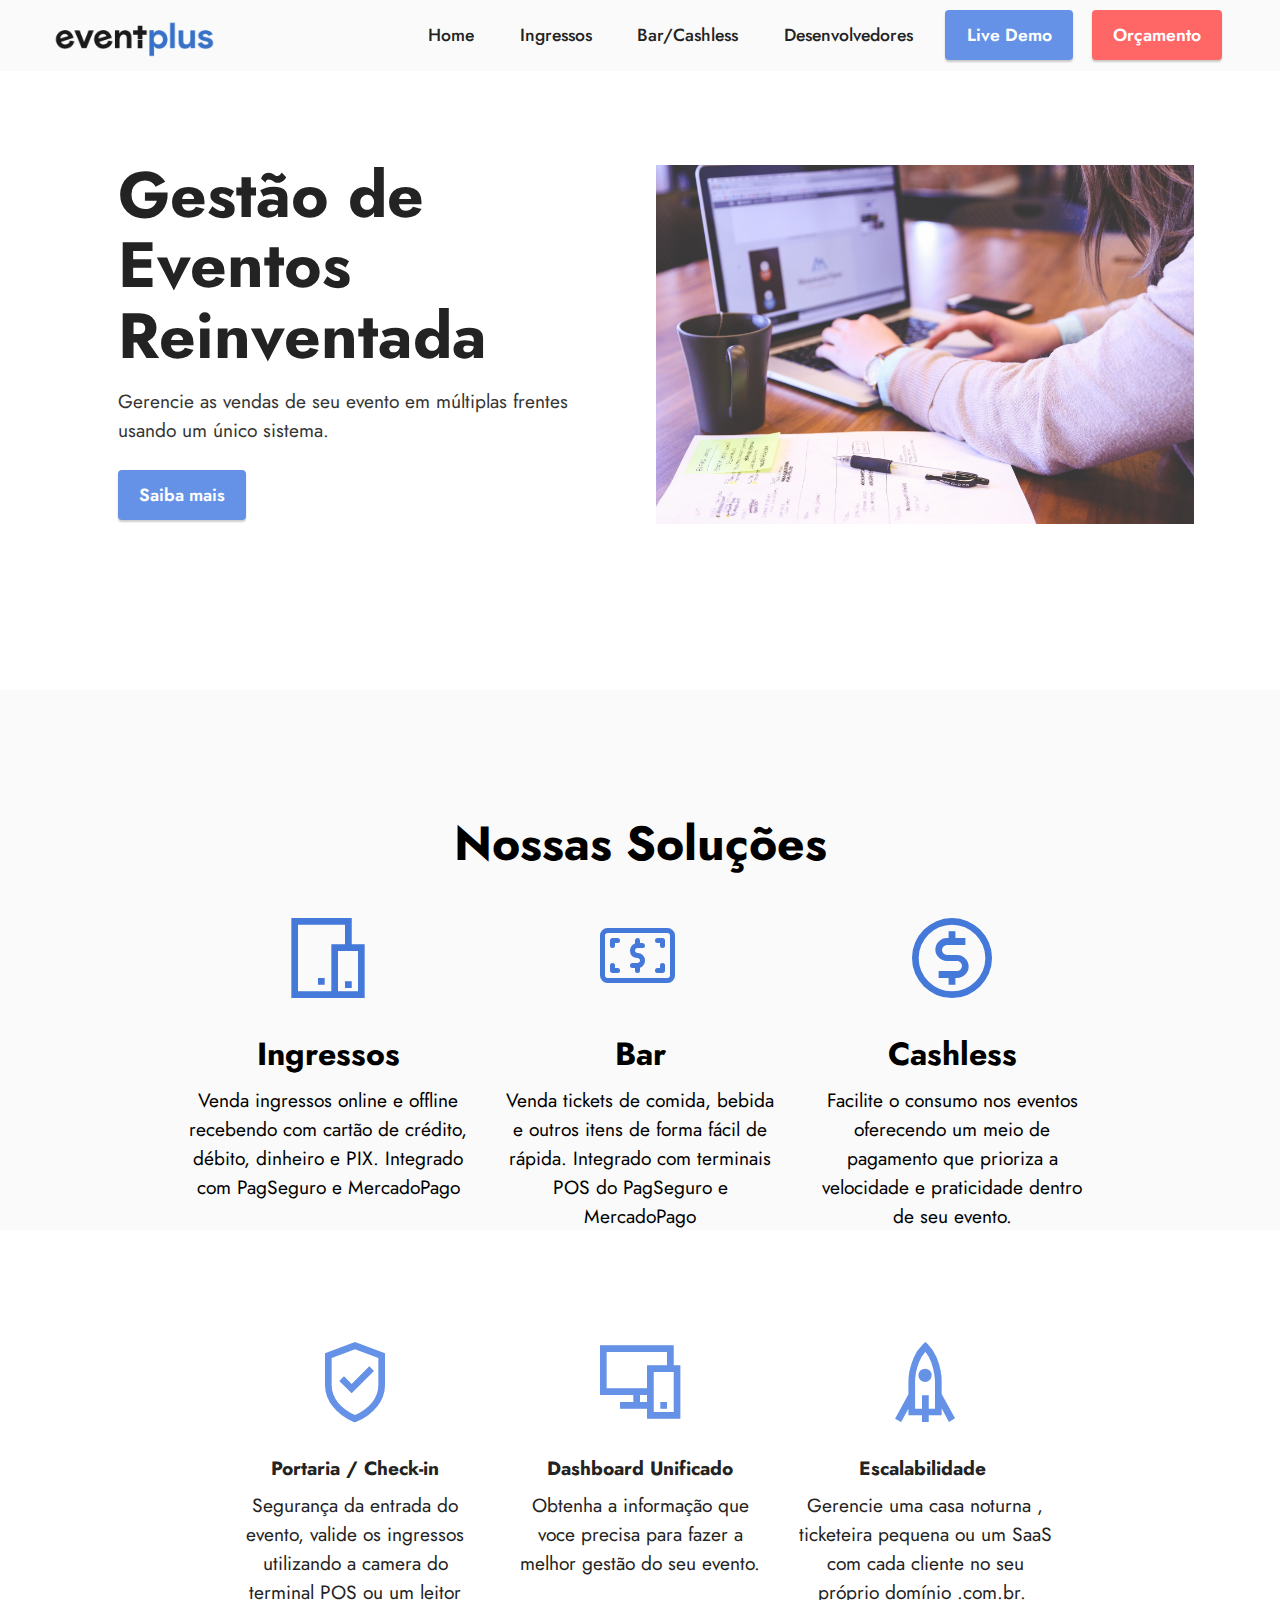
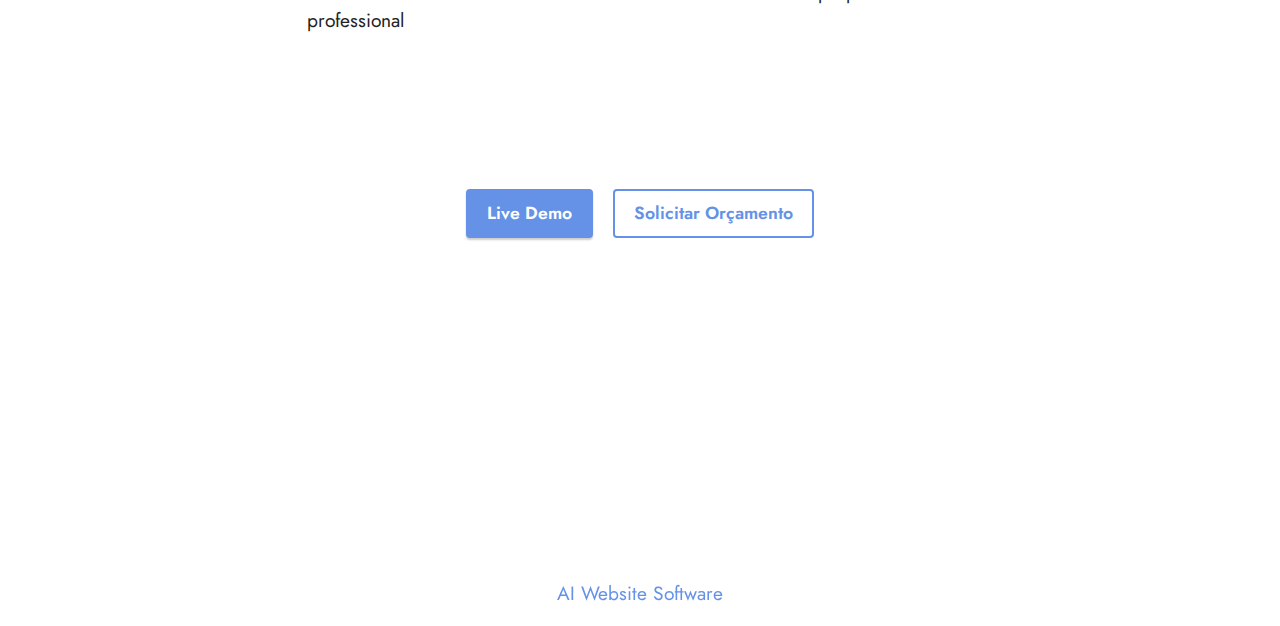
<file: index.html>
<!DOCTYPE html>
<html  >
<head>
  <!-- Site made with Mobirise Website Builder v5.8.14, https://mobirise.com -->
  <meta charset="UTF-8">
  <meta http-equiv="X-UA-Compatible" content="IE=edge">
  <meta name="generator" content="Mobirise v5.8.14, mobirise.com">
  <meta name="twitter:card" content="summary_large_image"/>
  <meta name="twitter:image:src" content="assets/images/index-meta.jpg">
  <meta property="og:image" content="assets/images/index-meta.jpg">
  <meta name="twitter:title" content="Home – EventPlus – Plataforma para Gestão de Eventos">
  <meta name="viewport" content="width=device-width, initial-scale=1, minimum-scale=1">
  <link rel="shortcut icon" href="assets/images/favicon.png" type="image/x-icon">
  <meta name="description" content="Ingressos, Bar, Cashless e muito mais">
  
  
  <title>Home – EventPlus – Plataforma para Gestão de Eventos</title>
  <link rel="stylesheet" href="assets/web/assets/mobirise-icons2/mobirise2.css">
  <link rel="stylesheet" href="assets/web/assets/mobirise-icons-bold/mobirise-icons-bold.css">
  <link rel="stylesheet" href="assets/bootstrap/css/bootstrap.min.css">
  <link rel="stylesheet" href="assets/bootstrap/css/bootstrap-grid.min.css">
  <link rel="stylesheet" href="assets/bootstrap/css/bootstrap-reboot.min.css">
  <link rel="stylesheet" href="assets/dropdown/css/style.css">
  <link rel="stylesheet" href="assets/socicon/css/styles.css">
  <link rel="stylesheet" href="assets/theme/css/style.css">
  <link rel="preload" href="https://fonts.googleapis.com/css?family=Jost:100,200,300,400,500,600,700,800,900,100i,200i,300i,400i,500i,600i,700i,800i,900i&display=swap" as="style" onload="this.onload=null;this.rel='stylesheet'">
  <noscript><link rel="stylesheet" href="https://fonts.googleapis.com/css?family=Jost:100,200,300,400,500,600,700,800,900,100i,200i,300i,400i,500i,600i,700i,800i,900i&display=swap"></noscript>
  <link rel="preload" as="style" href="assets/mobirise/css/mbr-additional.css"><link rel="stylesheet" href="assets/mobirise/css/mbr-additional.css" type="text/css">

  
  
  
</head>
<body>
  
  <section data-bs-version="5.1" class="menu menu2 cid-u4mJmF534i" once="menu" id="menu2-m">
    
    <nav class="navbar navbar-dropdown navbar-expand-lg">
        <div class="container-fluid">
            <div class="navbar-brand">
                <span class="navbar-logo">
                    <a href="index.html">
                        <img src="assets/images/eventplus.png" alt="Mobirise Website Builder" style="height: 3rem;">
                    </a>
                </span>
                
            </div>
            <button class="navbar-toggler" type="button" data-toggle="collapse" data-bs-toggle="collapse" data-target="#navbarSupportedContent" data-bs-target="#navbarSupportedContent" aria-controls="navbarNavAltMarkup" aria-expanded="false" aria-label="Toggle navigation">
                <div class="hamburger">
                    <span></span>
                    <span></span>
                    <span></span>
                    <span></span>
                </div>
            </button>
            <div class="collapse navbar-collapse" id="navbarSupportedContent">
                <ul class="navbar-nav nav-dropdown" data-app-modern-menu="true"><li class="nav-item"><a class="nav-link link text-black text-primary display-4" href="index.html#top">Home</a></li><li class="nav-item"><a class="nav-link link text-black text-primary display-4" href="emissao-de-ingressos.html">Ingressos</a></li><li class="nav-item"><a class="nav-link link text-black text-primary display-4" href="bar-e-cashless.html">Bar/Cashless</a></li><li class="nav-item"><a class="nav-link link text-black text-primary display-4" href="informacao-para-desenvolvedores.html">Desenvolvedores</a></li></ul>
                
                <div class="navbar-buttons mbr-section-btn"><a class="btn btn-primary display-4" href="https://demo.eventplus.com.br/">Live Demo</a> <a class="btn btn-secondary display-4" href="orcamento.html">Orçamento</a></div>
            </div>
        </div>
    </nav>
</section>

<section data-bs-version="5.1" class="header14 cid-sFzxmVl7J6" id="header14-1f">

    

    

    <div class="container">
        <div class="row justify-content-center align-items-center">
            <div class="col-12 col-md-6 image-wrapper">
                <img src="assets/images/mbr.jpg" alt="Mobirise Website Builder">
            </div>
            <div class="col-12 col-md">
                <div class="text-wrapper">
                    <h1 class="mbr-section-title mbr-fonts-style mb-3 display-1"><strong>Gestão de Eventos Reinventada</strong></h1>
                    <p class="mbr-text mbr-fonts-style display-7">Gerencie as vendas de seu evento em múltiplas frentes usando um único sistema.</p>
                    <div class="mbr-section-btn mt-3"><a class="btn btn-primary display-4" href="index.html#features1-1i">Saiba mais</a></div>
                </div>
            </div>
        </div>
    </div>
</section>

<section data-bs-version="5.1" class="features1 cid-sFzyUE9AaP" id="features1-1i">
    

    
    <div class="container-fluid">
        <div class="row">
            <div class="col-12 col-lg-9">
                <h3 class="mbr-section-title mbr-fonts-style align-center mb-0 display-2">
                    <strong>Nossas Soluções</strong></h3>
                
            </div>
        </div>
        <div class="row">
            <div class="card col-12 col-md-6 col-lg-3">
                <div class="card-wrapper">
                    <div class="card-box align-center">
                        <div class="iconfont-wrapper">
                            <span class="mbr-iconfont mobi-mbri-devices mobi-mbri"></span>
                        </div>
                        <h5 class="card-title mbr-fonts-style display-5"><strong>Ingressos</strong></h5>
                        <p class="card-text mbr-fonts-style display-7">Venda ingressos online e offline recebendo com cartão de crédito, débito, dinheiro e PIX. Integrado com PagSeguro e MercadoPago</p>
                    </div>
                </div>
            </div>
            <div class="card col-12 col-md-6 col-lg-3">
                <div class="card-wrapper">
                    <div class="card-box align-center">
                        <div class="iconfont-wrapper">
                            <span class="mbr-iconfont mbrib-cash"></span>
                        </div>
                        <h5 class="card-title mbr-fonts-style display-5"><strong>Bar</strong></h5>
                        <p class="card-text mbr-fonts-style display-7">Venda tickets de comida, bebida e outros itens de forma fácil de rápida. Integrado com terminais POS do PagSeguro e MercadoPago</p>
                    </div>
                </div>
            </div>
            <div class="card col-12 col-md-6 col-lg-3">
                <div class="card-wrapper">
                    <div class="card-box align-center">
                        <div class="iconfont-wrapper">
                            <span class="mbr-iconfont mobi-mbri-cash mobi-mbri"></span>
                        </div>
                        <h5 class="card-title mbr-fonts-style display-5"><strong>Cashless</strong></h5>
                        <p class="card-text mbr-fonts-style display-7">Facilite o consumo nos eventos oferecendo um meio de pagamento que prioriza a velocidade e praticidade dentro de seu evento.</p>
                    </div>
                </div>
            </div>
            
        </div>
    </div>
</section>

<section data-bs-version="5.1" class="features1 cid-u4mxJeieDC" id="features1-0">
    

    
    
    <div class="container">
        <div class="row">
            
        </div>
        <div class="row">
            <div class="card col-12 col-md-6 col-lg-3">
                <div class="card-wrapper">
                    <div class="card-box align-center">
                        <div class="iconfont-wrapper">
                            <span class="mbr-iconfont mobi-mbri-protect mobi-mbri"></span>
                        </div>
                        <h5 class="card-title mbr-fonts-style display-7"><strong>Portaria / Check-in</strong></h5>
                        <p class="card-text mbr-fonts-style display-7">Segurança da entrada do evento, valide os ingressos utilizando a camera do terminal POS ou um leitor professional</p>
                    </div>
                </div>
            </div>
            <div class="card col-12 col-md-6 col-lg-3">
                <div class="card-wrapper">
                    <div class="card-box align-center">
                        <div class="iconfont-wrapper">
                            <span class="mbr-iconfont mobi-mbri-responsive-2 mobi-mbri"></span>
                        </div>
                        <h5 class="card-title mbr-fonts-style display-7"><strong>Dashboard Unificado</strong></h5>
                        <p class="card-text mbr-fonts-style display-7">Obtenha a informação que voce precisa para fazer a melhor gestão do seu evento.</p>
                    </div>
                </div>
            </div>
            <div class="card col-12 col-md-6 col-lg-3">
                <div class="card-wrapper">
                    <div class="card-box align-center">
                        <div class="iconfont-wrapper">
                            <span class="mbr-iconfont mobi-mbri-rocket mobi-mbri"></span>
                        </div>
                        <h5 class="card-title mbr-fonts-style display-7"><strong>Escalabilidade&nbsp;</strong></h5>
                        <p class="card-text mbr-fonts-style display-7">Gerencie uma casa noturna , ticketeira pequena ou um SaaS com cada cliente no seu próprio domínio .com.br.&nbsp;</p>
                    </div>
                </div>
            </div>
            
        </div>
    </div>
</section>

<section data-bs-version="5.1" class="content11 cid-u4o6FDVpmh" id="content11-13">
    
    <div class="container">
        <div class="row justify-content-center">
            <div class="col-md-12 col-lg-10">
                <div class="mbr-section-btn align-center"><a class="btn btn-primary display-4" href="https://demo.eventplus.com.br">Live Demo<br></a>
                    <a class="btn btn-primary-outline display-4" href="orcamento.html">Solicitar Orçamento</a></div>
            </div>
        </div>
    </div>
</section>

<section data-bs-version="5.1" class="footer3 cid-sFCygHrmNf mbr-reveal" once="footers" id="footer3-24">

    

    

    <div class="container-fluid">
        <div class="row align-center mbr-white">
            <div class="row row-links">
                <ul class="foot-menu">
                    
                    
                    
                    
                    
                <li class="foot-menu-item mbr-fonts-style display-7"><a href="index.html#header14-1f" class="text-white text-primary">Home</a></li><li class="foot-menu-item mbr-fonts-style display-7"><a href="page1.html#top" class="text-white text-primary">Ingressos</a></li><li class="foot-menu-item mbr-fonts-style display-7"><a href="index.html#header14-1f" class="text-white text-primary">Bar/Cashless</a></li><li class="foot-menu-item mbr-fonts-style display-7"><a href="page3.html" class="text-white text-primary">Desenvolvedores</a></li></ul>
            </div>
            
            <div class="row row-copirayt">
                <p class="mbr-text mb-0 mbr-fonts-style mbr-white align-center display-7">
                    © Copyright 2024 EventPlus. All Rights Reserved.
                </p>
            </div>
        </div>
    </div>
</section><section class="display-7" style="padding: 0;align-items: center;justify-content: center;flex-wrap: wrap;    align-content: center;display: flex;position: relative;height: 4rem;"><a href="https://mobiri.se/2640866" style="flex: 1 1;height: 4rem;position: absolute;width: 100%;z-index: 1;"><img alt="" style="height: 4rem;" src="[data-uri]"></a><p style="margin: 0;text-align: center;" class="display-7">&#8204;</p><a style="z-index:1" href="https://mobirise.com/builder/ai-website-builder.html">AI Website Software</a></section><script src="assets/bootstrap/js/bootstrap.bundle.min.js"></script>  <script src="assets/smoothscroll/smooth-scroll.js"></script>  <script src="assets/ytplayer/index.js"></script>  <script src="assets/dropdown/js/navbar-dropdown.js"></script>  <script src="assets/theme/js/script.js"></script>  
  
  
</body>
</html>
</file>
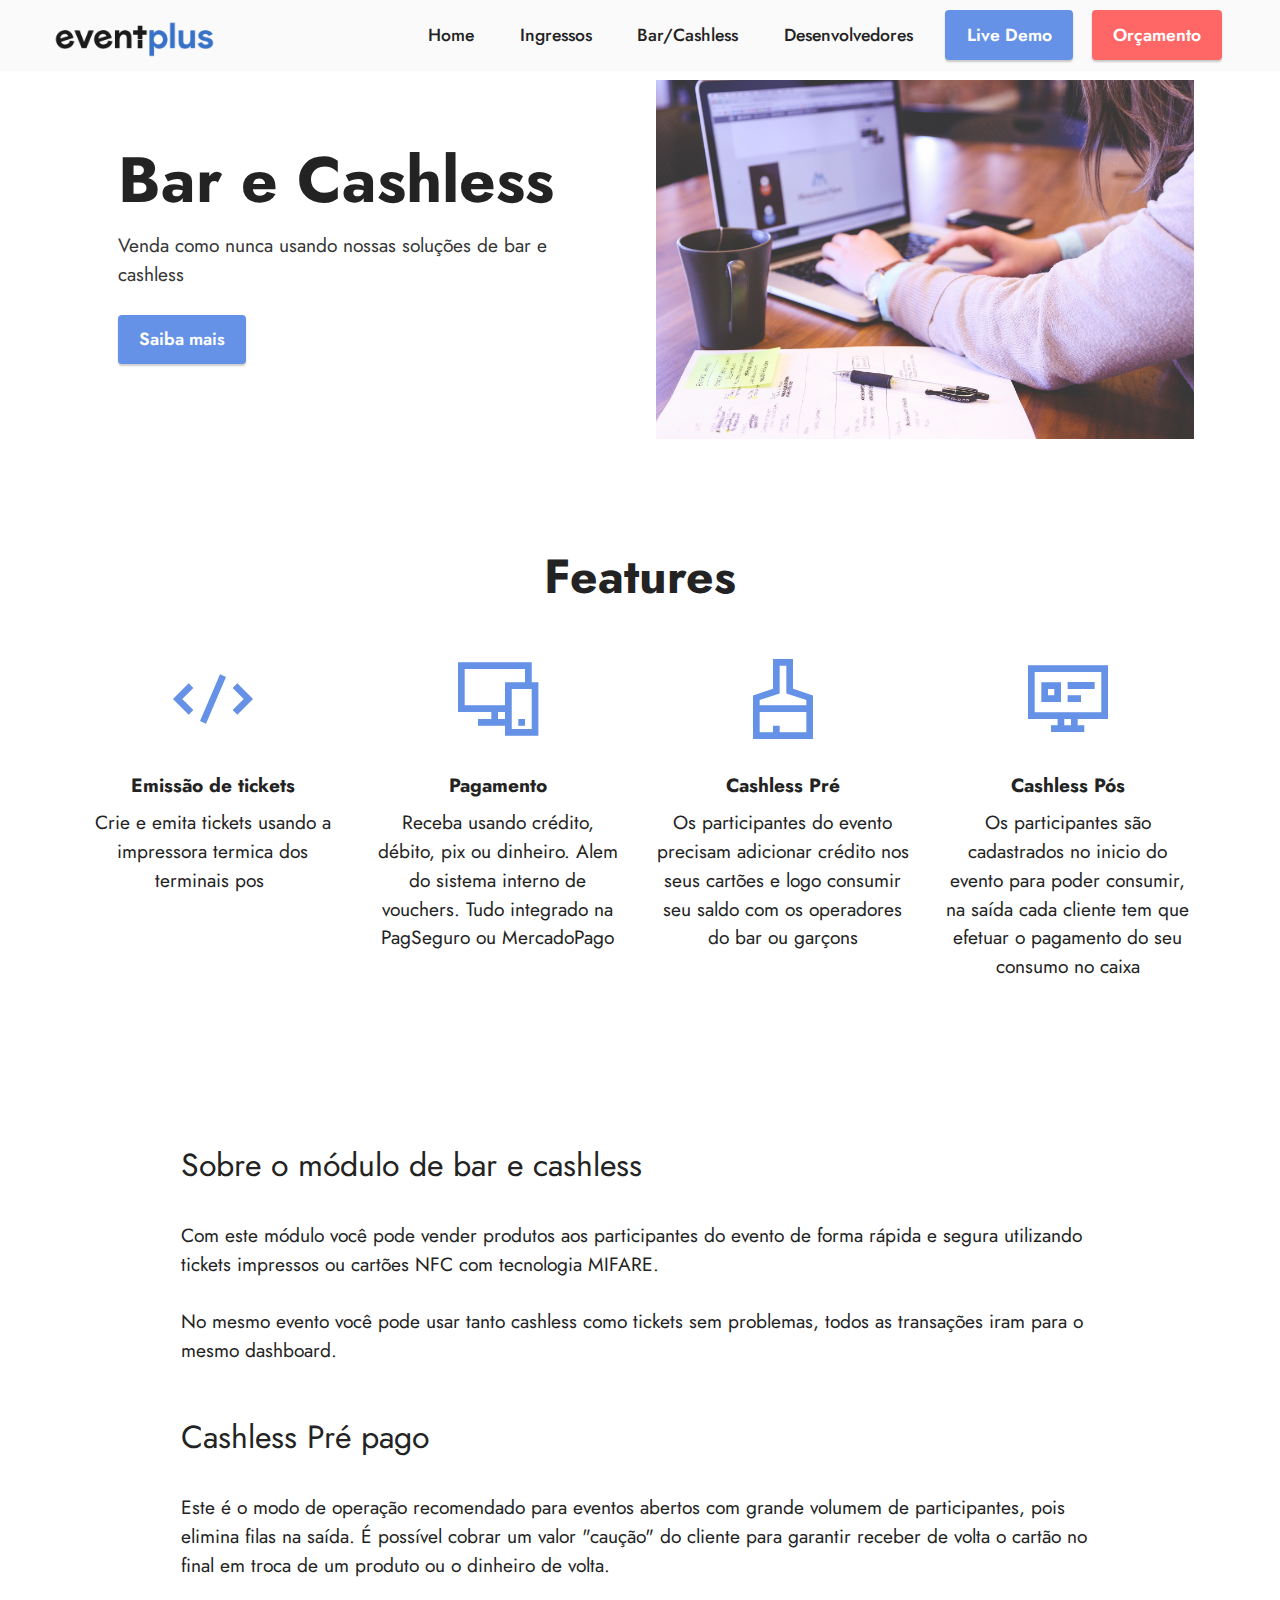
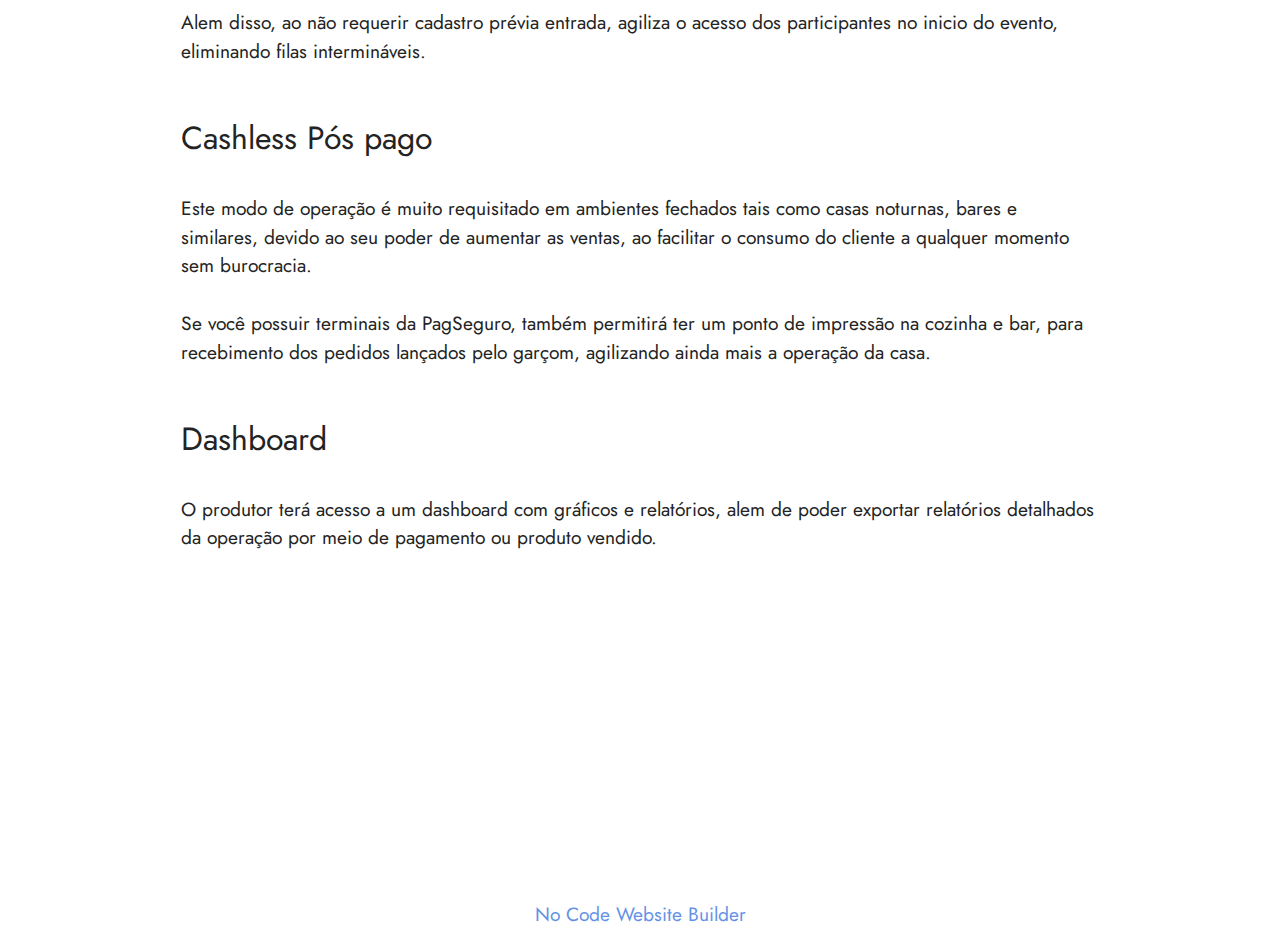
<file: bar-e-cashless.html>
<!DOCTYPE html>
<html  >
<head>
  <!-- Site made with Mobirise Website Builder v5.8.14, https://mobirise.com -->
  <meta charset="UTF-8">
  <meta http-equiv="X-UA-Compatible" content="IE=edge">
  <meta name="generator" content="Mobirise v5.8.14, mobirise.com">
  <meta name="viewport" content="width=device-width, initial-scale=1, minimum-scale=1">
  <link rel="shortcut icon" href="assets/images/favicon.png" type="image/x-icon">
  <meta name="description" content="Crie setores e lotes com preços e configurações específicas para cada necessidade.">
  
  
  <title>Bar / Cashless – EventPlus</title>
  <link rel="stylesheet" href="assets/web/assets/mobirise-icons2/mobirise2.css">
  <link rel="stylesheet" href="assets/bootstrap/css/bootstrap.min.css">
  <link rel="stylesheet" href="assets/bootstrap/css/bootstrap-grid.min.css">
  <link rel="stylesheet" href="assets/bootstrap/css/bootstrap-reboot.min.css">
  <link rel="stylesheet" href="assets/dropdown/css/style.css">
  <link rel="stylesheet" href="assets/socicon/css/styles.css">
  <link rel="stylesheet" href="assets/theme/css/style.css">
  <link rel="preload" href="https://fonts.googleapis.com/css?family=Jost:100,200,300,400,500,600,700,800,900,100i,200i,300i,400i,500i,600i,700i,800i,900i&display=swap" as="style" onload="this.onload=null;this.rel='stylesheet'">
  <noscript><link rel="stylesheet" href="https://fonts.googleapis.com/css?family=Jost:100,200,300,400,500,600,700,800,900,100i,200i,300i,400i,500i,600i,700i,800i,900i&display=swap"></noscript>
  <link rel="preload" as="style" href="assets/mobirise/css/mbr-additional.css"><link rel="stylesheet" href="assets/mobirise/css/mbr-additional.css" type="text/css">

  
  
  
</head>
<body>
  
  <section data-bs-version="5.1" class="menu menu2 cid-u4mJmF534i" once="menu" id="menu2-m">
    
    <nav class="navbar navbar-dropdown navbar-expand-lg">
        <div class="container-fluid">
            <div class="navbar-brand">
                <span class="navbar-logo">
                    <a href="index.html">
                        <img src="assets/images/eventplus.png" alt="Mobirise Website Builder" style="height: 3rem;">
                    </a>
                </span>
                
            </div>
            <button class="navbar-toggler" type="button" data-toggle="collapse" data-bs-toggle="collapse" data-target="#navbarSupportedContent" data-bs-target="#navbarSupportedContent" aria-controls="navbarNavAltMarkup" aria-expanded="false" aria-label="Toggle navigation">
                <div class="hamburger">
                    <span></span>
                    <span></span>
                    <span></span>
                    <span></span>
                </div>
            </button>
            <div class="collapse navbar-collapse" id="navbarSupportedContent">
                <ul class="navbar-nav nav-dropdown" data-app-modern-menu="true"><li class="nav-item"><a class="nav-link link text-black text-primary display-4" href="index.html#top">Home</a></li><li class="nav-item"><a class="nav-link link text-black text-primary display-4" href="emissao-de-ingressos.html">Ingressos</a></li><li class="nav-item"><a class="nav-link link text-black text-primary display-4" href="bar-e-cashless.html">Bar/Cashless</a></li><li class="nav-item"><a class="nav-link link text-black text-primary display-4" href="informacao-para-desenvolvedores.html">Desenvolvedores</a></li></ul>
                
                <div class="navbar-buttons mbr-section-btn"><a class="btn btn-primary display-4" href="https://demo.eventplus.com.br/">Live Demo</a> <a class="btn btn-secondary display-4" href="orcamento.html">Orçamento</a></div>
            </div>
        </div>
    </nav>
</section>

<section data-bs-version="5.1" class="header14 cid-u4mFrqCfmc" id="header14-c">

    

    

    <div class="container">
        <div class="row justify-content-center align-items-center">
            <div class="col-12 col-md-6 image-wrapper">
                <img src="assets/images/mbr.jpg" alt="Mobirise Website Builder">
            </div>
            <div class="col-12 col-md">
                <div class="text-wrapper">
                    <h1 class="mbr-section-title mbr-fonts-style mb-3 display-1"><strong>Bar e Cashless</strong></h1>
                    <p class="mbr-text mbr-fonts-style display-7">Venda como nunca usando nossas soluções de bar e cashless</p>
                    <div class="mbr-section-btn mt-3"><a class="btn btn-primary display-4" href="index.html#features1-1i">Saiba mais</a></div>
                </div>
            </div>
        </div>
    </div>
</section>

<section data-bs-version="5.1" class="features25 cid-u4mFrr7I0T" id="features25-d">
    

    
    
    <div class="container">
        <div class="row mb-5">
            <!-- mbr-class="{'container': !fullWidth, 'container-fluid': fullWidth}" -->
            <div class="col-12">
                <h3 class="mbr-section-title mbr-fonts-style align-center mb-2 display-2">
                    <strong>Features</strong></h3>
                
            </div>
        </div>
        <div class="row">
            <div class="item features-without-image mb-5 col-12 col-md-3 active">
                <div class="item-wrapper align-center">
                    <div class="iconfont-wrapper">
                        <span class="mbr-iconfont mobi-mbri-code mobi-mbri"></span>
                    </div>
                    <h5 class="card-title mbr-fonts-style display-7"><strong>Emissão de tickets</strong></h5>
                    <p class="card-text mbr-fonts-style mb-0 display-7">Crie e emita tickets usando a impressora termica dos terminais pos&nbsp;</p>
                </div>
            </div>
            <div class="item features-without-image mb-5 col-12 col-md-3">
                <div class="item-wrapper align-center">
                    <div class="iconfont-wrapper">
                        <span class="mbr-iconfont mobi-mbri-responsive-2 mobi-mbri"></span>
                    </div>
                    <h5 class="card-title mbr-fonts-style display-7"><strong>Pagamento</strong></h5>
                    <p class="card-text mbr-fonts-style mb-0 display-7">Receba usando crédito, débito, pix ou dinheiro. Alem do sistema interno de vouchers. Tudo integrado na PagSeguro ou MercadoPago</p>
                </div>
            </div>
            <div class="item features-without-image mb-5 col-12 col-md-3">
                <div class="item-wrapper align-center">
                    <div class="card-box">
                        <div class="iconfont-wrapper">
                            <span class="mbr-iconfont mobi-mbri-website-theme-2 mobi-mbri"></span>
                        </div>
                        <h5 class="card-title mbr-fonts-style display-7"><strong>Cashless Pré</strong></h5>
                        <p class="card-text mbr-fonts-style mb-0 display-7">Os participantes do evento precisam adicionar crédito nos seus cartões e logo consumir seu saldo com os operadores do bar ou garçons</p>
                    </div>
                </div>
            </div>
            <div class="item features-without-image mb-5 col-12 col-md-3">
                <div class="item-wrapper align-center">
                    <div class="iconfont-wrapper">
                        <span class="mbr-iconfont mobi-mbri-sites mobi-mbri"></span>
                    </div>
                    <h5 class="card-title mbr-fonts-style display-7"><strong>Cashless Pós</strong></h5>
                    <p class="card-text mbr-fonts-style mb-0 display-7">Os participantes são cadastrados no inicio do evento para poder consumir, na saída cada cliente tem que efetuar o pagamento do seu consumo no caixa</p>
                </div>
            </div>
        </div>
    </div>
</section>

<section data-bs-version="5.1" class="content5 cid-u4mFrrqSje" id="content5-e">
    
    <div class="container">
        <div class="row justify-content-center">
            <div class="col-md-12 col-lg-10">
                
                <h4 class="mbr-section-subtitle mbr-fonts-style mb-4 display-5">
                    Sobre o módulo de bar e cashless</h4>
                <p class="mbr-text mbr-fonts-style display-7">Com este módulo você pode vender produtos aos participantes do evento de forma rápida e segura utilizando tickets impressos ou cartões NFC com tecnologia MIFARE.<br><br>No mesmo evento você pode usar tanto cashless como tickets sem problemas, todos as transações iram para o mesmo dashboard.<br></p>
            </div>
        </div>
    </div>
</section>

<section data-bs-version="5.1" class="content5 cid-u4mFrrwZlS" id="content5-f">
    
    <div class="container">
        <div class="row justify-content-center">
            <div class="col-md-12 col-lg-10">
                
                <h4 class="mbr-section-subtitle mbr-fonts-style mb-4 display-5">
                    Cashless Pré pago</h4>
                <p class="mbr-text mbr-fonts-style display-7">Este é o modo de operação recomendado para eventos abertos com grande volumem de participantes, pois elimina filas na saída. É possível cobrar um valor "caução" do cliente para garantir receber de volta o cartão no final em troca de um produto ou o dinheiro de volta.<br><br>Alem disso, ao não requerir cadastro prévia entrada, agiliza o acesso dos participantes no inicio do evento, eliminando filas intermináveis.<br></p>
            </div>
        </div>
    </div>
</section>

<section data-bs-version="5.1" class="content5 cid-u4mFrrFXhS" id="content5-g">
    
    <div class="container">
        <div class="row justify-content-center">
            <div class="col-md-12 col-lg-10">
                
                <h4 class="mbr-section-subtitle mbr-fonts-style mb-4 display-5">
                    Cashless Pós pago</h4>
                <p class="mbr-text mbr-fonts-style display-7">Este modo de operação é muito requisitado em ambientes fechados tais como casas noturnas, bares e similares, devido ao seu poder de aumentar as ventas, ao facilitar o consumo do cliente a qualquer momento sem burocracia.<br><br>Se você possuir terminais da PagSeguro, também permitirá ter um ponto de impressão na cozinha e bar, para recebimento dos pedidos lançados pelo garçom, agilizando ainda mais a operação da casa.</p>
            </div>
        </div>
    </div>
</section>

<section data-bs-version="5.1" class="content5 cid-u4mFrrUVah" id="content5-h">
    
    <div class="container">
        <div class="row justify-content-center">
            <div class="col-md-12 col-lg-10">
                
                <h4 class="mbr-section-subtitle mbr-fonts-style mb-4 display-5">
                    Dashboard</h4>
                <p class="mbr-text mbr-fonts-style display-7">
                    O produtor terá acesso a um dashboard com gráficos e relatórios, alem de poder exportar relatórios detalhados da operação por meio de pagamento ou produto vendido.</p>
            </div>
        </div>
    </div>
</section>

<section data-bs-version="5.1" class="footer3 cid-u4mFrs4zJF mbr-reveal mbr-parallax-background" once="footers" id="footer3-i">

    

    <div class="mbr-overlay" style="opacity: 0.8; background-color: rgb(35, 35, 35);"></div>

    <div class="container-fluid">
        <div class="row align-center mbr-white">
            <div class="row row-links">
                <ul class="foot-menu">
                    
                    
                    
                    
                    
                <li class="foot-menu-item mbr-fonts-style display-7"><a href="index.html#header14-1f" class="text-white text-primary">Home</a></li><li class="foot-menu-item mbr-fonts-style display-7"><a href="emissao-de-ingressos.html" class="text-white text-primary">Ingressos</a></li><li class="foot-menu-item mbr-fonts-style display-7"><a href="bar-e-cashless.html" class="text-white text-primary">Bar/Cashless</a></li><li class="foot-menu-item mbr-fonts-style display-7"><a href="informacao-para-desenvolvedores.html" class="text-white text-primary">Desenvolvedores</a></li></ul>
            </div>
            
            <div class="row row-copirayt">
                <p class="mbr-text mb-0 mbr-fonts-style mbr-white align-center display-7">
                    © Copyright 2024 EventPlus. All Rights Reserved.
                </p>
            </div>
        </div>
    </div>
</section><section class="display-7" style="padding: 0;align-items: center;justify-content: center;flex-wrap: wrap;    align-content: center;display: flex;position: relative;height: 4rem;"><a href="https://mobiri.se/2640866" style="flex: 1 1;height: 4rem;position: absolute;width: 100%;z-index: 1;"><img alt="" style="height: 4rem;" src="[data-uri]"></a><p style="margin: 0;text-align: center;" class="display-7">&#8204;</p><a style="z-index:1" href="https://mobirise.com/builder/no-code-website-builder.html">No Code Website Builder</a></section><script src="assets/bootstrap/js/bootstrap.bundle.min.js"></script>  <script src="assets/smoothscroll/smooth-scroll.js"></script>  <script src="assets/ytplayer/index.js"></script>  <script src="assets/dropdown/js/navbar-dropdown.js"></script>  <script src="assets/theme/js/script.js"></script>  
  
  
</body>
</html>
</file>
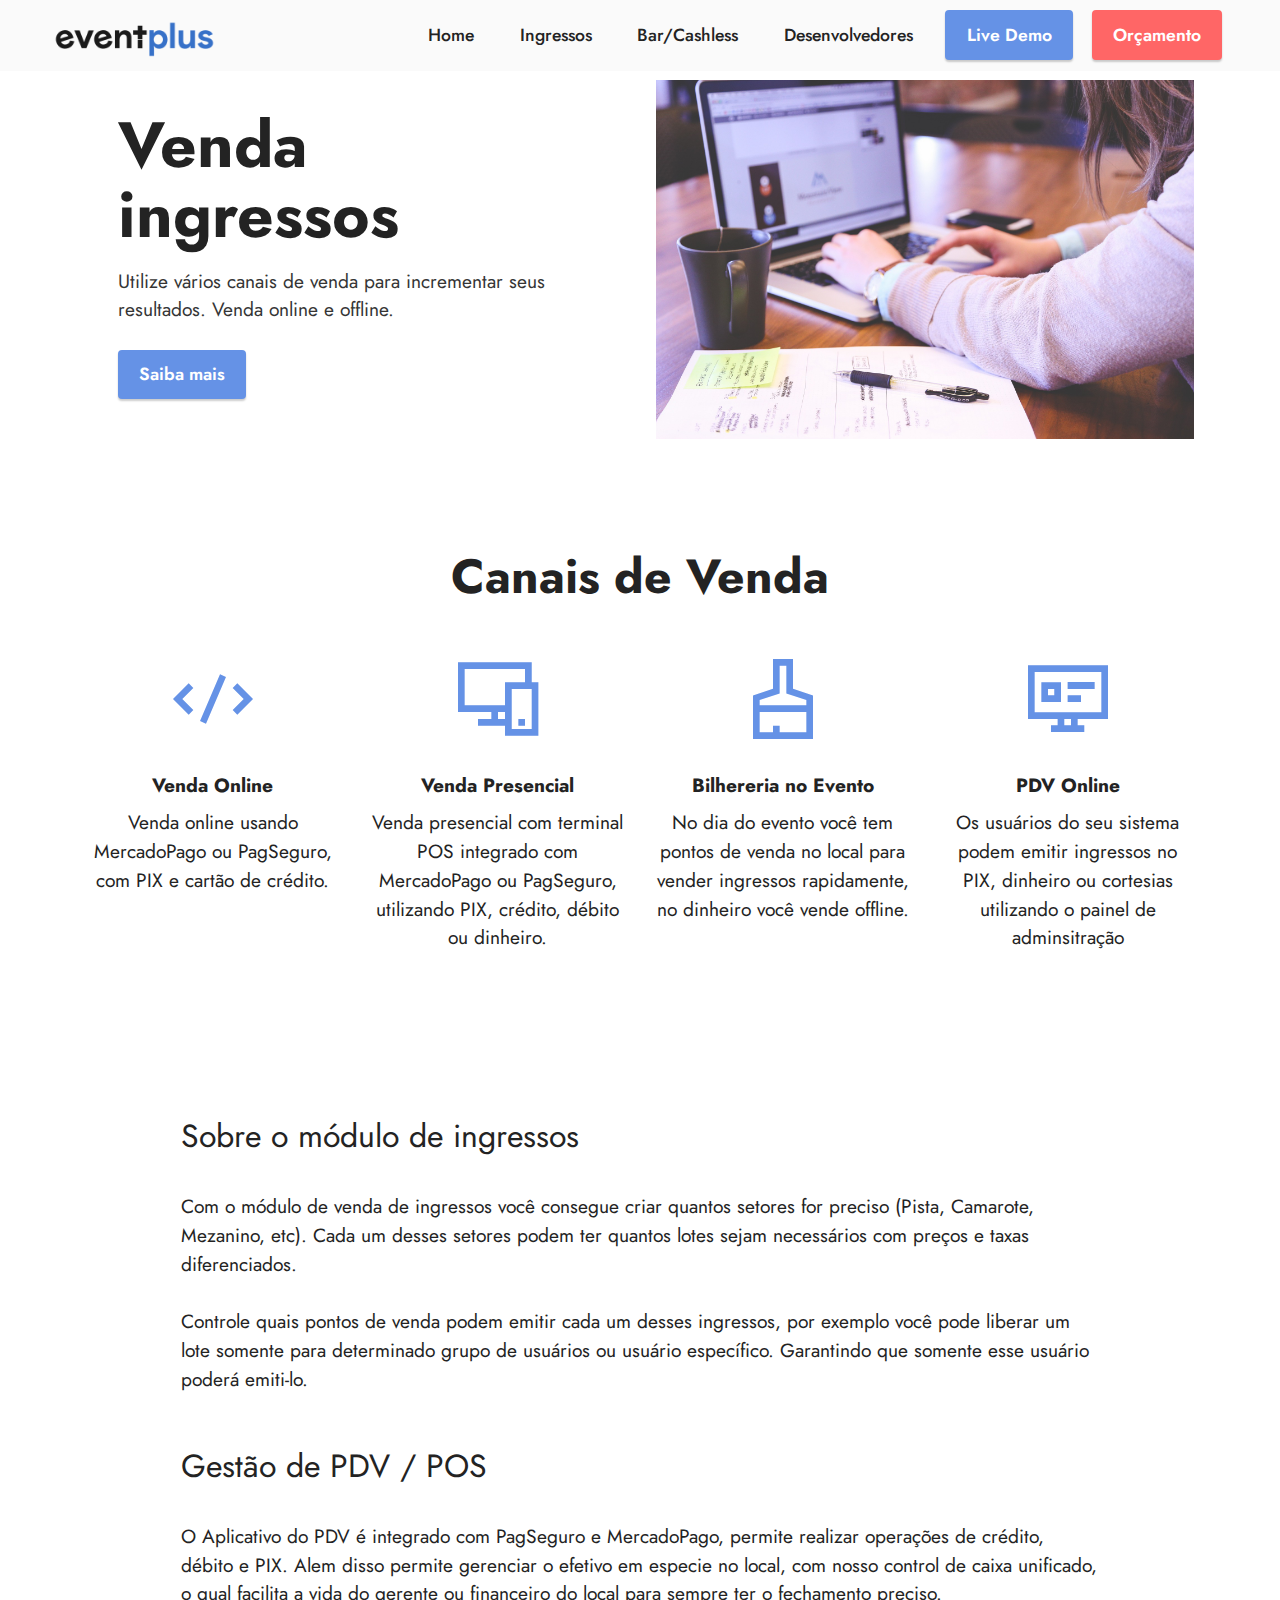
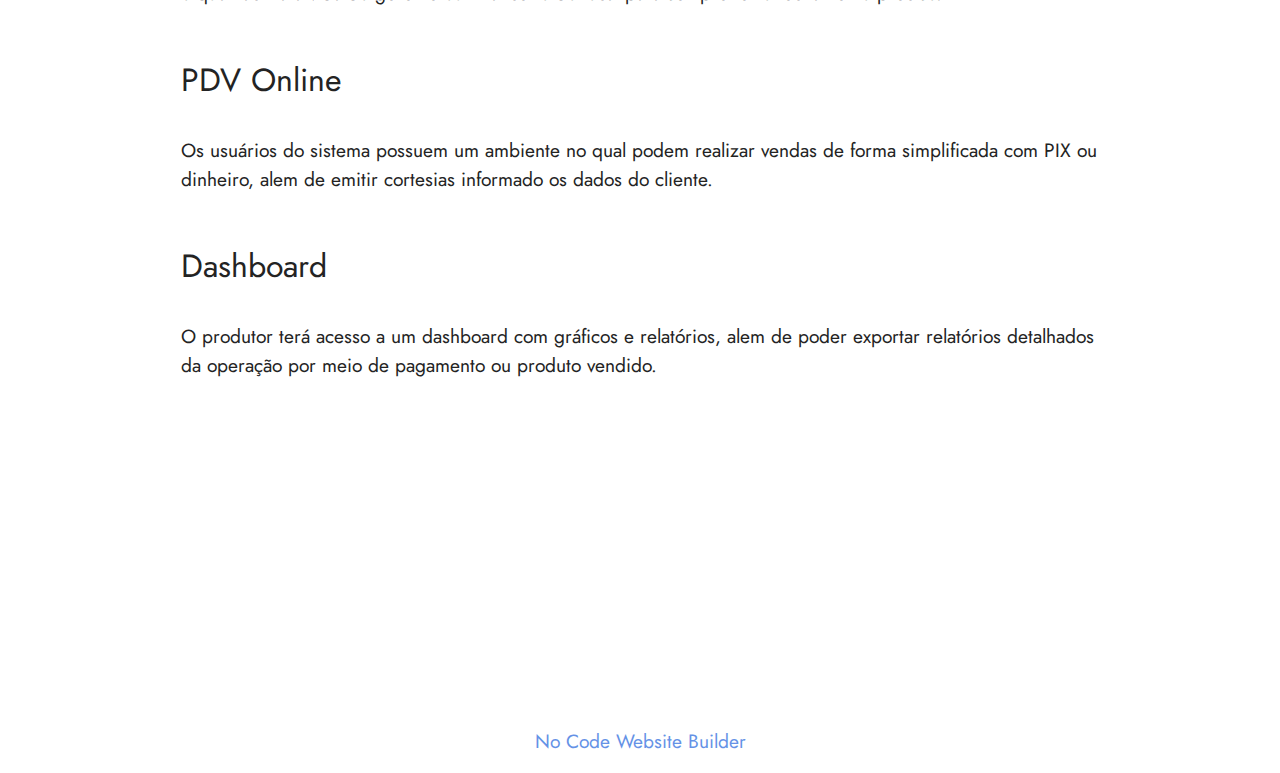
<file: emissao-de-ingressos.html>
<!DOCTYPE html>
<html  >
<head>
  <!-- Site made with Mobirise Website Builder v5.8.14, https://mobirise.com -->
  <meta charset="UTF-8">
  <meta http-equiv="X-UA-Compatible" content="IE=edge">
  <meta name="generator" content="Mobirise v5.8.14, mobirise.com">
  <meta name="viewport" content="width=device-width, initial-scale=1, minimum-scale=1">
  <link rel="shortcut icon" href="assets/images/favicon.png" type="image/x-icon">
  <meta name="description" content="Crie setores e lotes com preços e configurações específicas para cada necessidade.">
  
  
  <title>Ingressos – EventPlus</title>
  <link rel="stylesheet" href="assets/web/assets/mobirise-icons2/mobirise2.css">
  <link rel="stylesheet" href="assets/bootstrap/css/bootstrap.min.css">
  <link rel="stylesheet" href="assets/bootstrap/css/bootstrap-grid.min.css">
  <link rel="stylesheet" href="assets/bootstrap/css/bootstrap-reboot.min.css">
  <link rel="stylesheet" href="assets/dropdown/css/style.css">
  <link rel="stylesheet" href="assets/socicon/css/styles.css">
  <link rel="stylesheet" href="assets/theme/css/style.css">
  <link rel="preload" href="https://fonts.googleapis.com/css?family=Jost:100,200,300,400,500,600,700,800,900,100i,200i,300i,400i,500i,600i,700i,800i,900i&display=swap" as="style" onload="this.onload=null;this.rel='stylesheet'">
  <noscript><link rel="stylesheet" href="https://fonts.googleapis.com/css?family=Jost:100,200,300,400,500,600,700,800,900,100i,200i,300i,400i,500i,600i,700i,800i,900i&display=swap"></noscript>
  <link rel="preload" as="style" href="assets/mobirise/css/mbr-additional.css"><link rel="stylesheet" href="assets/mobirise/css/mbr-additional.css" type="text/css">

  
  
  
</head>
<body>
  
  <section data-bs-version="5.1" class="menu menu2 cid-u4mJmF534i" once="menu" id="menu2-m">
    
    <nav class="navbar navbar-dropdown navbar-expand-lg">
        <div class="container-fluid">
            <div class="navbar-brand">
                <span class="navbar-logo">
                    <a href="index.html">
                        <img src="assets/images/eventplus.png" alt="Mobirise Website Builder" style="height: 3rem;">
                    </a>
                </span>
                
            </div>
            <button class="navbar-toggler" type="button" data-toggle="collapse" data-bs-toggle="collapse" data-target="#navbarSupportedContent" data-bs-target="#navbarSupportedContent" aria-controls="navbarNavAltMarkup" aria-expanded="false" aria-label="Toggle navigation">
                <div class="hamburger">
                    <span></span>
                    <span></span>
                    <span></span>
                    <span></span>
                </div>
            </button>
            <div class="collapse navbar-collapse" id="navbarSupportedContent">
                <ul class="navbar-nav nav-dropdown" data-app-modern-menu="true"><li class="nav-item"><a class="nav-link link text-black text-primary display-4" href="index.html#top">Home</a></li><li class="nav-item"><a class="nav-link link text-black text-primary display-4" href="emissao-de-ingressos.html">Ingressos</a></li><li class="nav-item"><a class="nav-link link text-black text-primary display-4" href="bar-e-cashless.html">Bar/Cashless</a></li><li class="nav-item"><a class="nav-link link text-black text-primary display-4" href="informacao-para-desenvolvedores.html">Desenvolvedores</a></li></ul>
                
                <div class="navbar-buttons mbr-section-btn"><a class="btn btn-primary display-4" href="https://demo.eventplus.com.br/">Live Demo</a> <a class="btn btn-secondary display-4" href="orcamento.html">Orçamento</a></div>
            </div>
        </div>
    </nav>
</section>

<section data-bs-version="5.1" class="header14 cid-u4mzPB59kx" id="header14-2">

    

    

    <div class="container">
        <div class="row justify-content-center align-items-center">
            <div class="col-12 col-md-6 image-wrapper">
                <img src="assets/images/mbr.jpg" alt="Mobirise Website Builder">
            </div>
            <div class="col-12 col-md">
                <div class="text-wrapper">
                    <h1 class="mbr-section-title mbr-fonts-style mb-3 display-1"><strong>Venda ingressos&nbsp;</strong></h1>
                    <p class="mbr-text mbr-fonts-style display-7">Utilize vários canais de venda para incrementar seus resultados. Venda online e offline.</p>
                    <div class="mbr-section-btn mt-3"><a class="btn btn-primary display-4" href="index.html#features1-1i">Saiba mais</a></div>
                </div>
            </div>
        </div>
    </div>
</section>

<section data-bs-version="5.1" class="features25 cid-u4mAJxwVAe" id="features25-6">
    

    
    
    <div class="container">
        <div class="row mb-5">
            <!-- mbr-class="{'container': !fullWidth, 'container-fluid': fullWidth}" -->
            <div class="col-12">
                <h3 class="mbr-section-title mbr-fonts-style align-center mb-2 display-2">
                    <strong>Canais de Venda</strong></h3>
                
            </div>
        </div>
        <div class="row">
            <div class="item features-without-image mb-5 col-12 col-md-3">
                <div class="item-wrapper align-center">
                    <div class="iconfont-wrapper">
                        <span class="mbr-iconfont mobi-mbri-code mobi-mbri"></span>
                    </div>
                    <h5 class="card-title mbr-fonts-style display-7"><strong>Venda Online</strong></h5>
                    <p class="card-text mbr-fonts-style mb-0 display-7">Venda online usando MercadoPago ou PagSeguro, com PIX e cartão de crédito.</p>
                </div>
            </div>
            <div class="item features-without-image mb-5 col-12 col-md-3">
                <div class="item-wrapper align-center">
                    <div class="iconfont-wrapper">
                        <span class="mbr-iconfont mobi-mbri-responsive-2 mobi-mbri"></span>
                    </div>
                    <h5 class="card-title mbr-fonts-style display-7"><strong>Venda Presencial</strong></h5>
                    <p class="card-text mbr-fonts-style mb-0 display-7">Venda presencial com terminal POS integrado com MercadoPago ou PagSeguro, utilizando PIX, crédito, débito ou dinheiro.</p>
                </div>
            </div>
            <div class="item features-without-image mb-5 col-12 col-md-3">
                <div class="item-wrapper align-center">
                    <div class="card-box">
                        <div class="iconfont-wrapper">
                            <span class="mbr-iconfont mobi-mbri-website-theme-2 mobi-mbri"></span>
                        </div>
                        <h5 class="card-title mbr-fonts-style display-7"><strong>Bilhereria no Evento</strong></h5>
                        <p class="card-text mbr-fonts-style mb-0 display-7">No dia do evento você tem pontos de venda no local para vender ingressos rapidamente, no dinheiro você vende offline.</p>
                    </div>
                </div>
            </div>
            <div class="item features-without-image mb-5 col-12 col-md-3">
                <div class="item-wrapper align-center">
                    <div class="iconfont-wrapper">
                        <span class="mbr-iconfont mobi-mbri-sites mobi-mbri"></span>
                    </div>
                    <h5 class="card-title mbr-fonts-style display-7"><strong>PDV Online</strong></h5>
                    <p class="card-text mbr-fonts-style mb-0 display-7">Os usuários do seu sistema podem emitir ingressos no PIX, dinheiro ou cortesias utilizando o painel de adminsitração</p>
                </div>
            </div>
        </div>
    </div>
</section>

<section data-bs-version="5.1" class="content5 cid-u4mAP5QdV5" id="content5-7">
    
    <div class="container">
        <div class="row justify-content-center">
            <div class="col-md-12 col-lg-10">
                
                <h4 class="mbr-section-subtitle mbr-fonts-style mb-4 display-5">
                    Sobre o módulo de ingressos</h4>
                <p class="mbr-text mbr-fonts-style display-7">Com o módulo de venda de ingressos você consegue criar quantos setores for preciso (Pista, Camarote, Mezanino, etc). Cada um desses setores podem ter quantos lotes sejam necessários com preços e taxas diferenciados.<br><br>Controle quais pontos de venda podem emitir cada um desses ingressos, por exemplo você pode liberar um lote somente para determinado grupo de usuários ou usuário específico. Garantindo que somente esse usuário poderá emiti-lo.<br></p>
            </div>
        </div>
    </div>
</section>

<section data-bs-version="5.1" class="content5 cid-u4mCDc26sE" id="content5-8">
    
    <div class="container">
        <div class="row justify-content-center">
            <div class="col-md-12 col-lg-10">
                
                <h4 class="mbr-section-subtitle mbr-fonts-style mb-4 display-5">
                    Gestão de PDV / POS</h4>
                <p class="mbr-text mbr-fonts-style display-7">O Aplicativo do PDV é integrado com PagSeguro e MercadoPago, permite realizar operações de crédito, débito e PIX. Alem disso permite gerenciar o efetivo em especie no local, com nosso control de caixa unificado, o qual facilita a vida do gerente ou financeiro do local para sempre ter o fechamento preciso.<br></p>
            </div>
        </div>
    </div>
</section>

<section data-bs-version="5.1" class="content5 cid-u4mDbvHnZs" id="content5-9">
    
    <div class="container">
        <div class="row justify-content-center">
            <div class="col-md-12 col-lg-10">
                
                <h4 class="mbr-section-subtitle mbr-fonts-style mb-4 display-5">
                    PDV Online</h4>
                <p class="mbr-text mbr-fonts-style display-7">Os usuários do sistema possuem um ambiente no qual podem realizar vendas de forma simplificada com PIX ou dinheiro, alem de emitir cortesias informado os dados do cliente.</p>
            </div>
        </div>
    </div>
</section>

<section data-bs-version="5.1" class="content5 cid-u4mDNPMEnh" id="content5-a">
    
    <div class="container">
        <div class="row justify-content-center">
            <div class="col-md-12 col-lg-10">
                
                <h4 class="mbr-section-subtitle mbr-fonts-style mb-4 display-5">
                    Dashboard</h4>
                <p class="mbr-text mbr-fonts-style display-7">
                    O produtor terá acesso a um dashboard com gráficos e relatórios, alem de poder exportar relatórios detalhados da operação por meio de pagamento ou produto vendido.</p>
            </div>
        </div>
    </div>
</section>

<section data-bs-version="5.1" class="footer3 cid-u4mzPC8sBq mbr-reveal mbr-parallax-background" once="footers" id="footer3-5">

    

    <div class="mbr-overlay" style="opacity: 0.8; background-color: rgb(35, 35, 35);"></div>

    <div class="container-fluid">
        <div class="row align-center mbr-white">
            <div class="row row-links">
                <ul class="foot-menu">
                    
                    
                    
                    
                    
                <li class="foot-menu-item mbr-fonts-style display-7"><a href="index.html#header14-1f" class="text-white text-primary">Home</a></li><li class="foot-menu-item mbr-fonts-style display-7"><a href="emissao-de-ingressos.html" class="text-white text-primary">Ingressos</a></li><li class="foot-menu-item mbr-fonts-style display-7"><a href="bar-e-cashless.html" class="text-white text-primary">Bar/Cashless</a></li><li class="foot-menu-item mbr-fonts-style display-7"><a href="informacao-para-desenvolvedores.html" class="text-white text-primary">Desenvolvedores</a></li></ul>
            </div>
            
            <div class="row row-copirayt">
                <p class="mbr-text mb-0 mbr-fonts-style mbr-white align-center display-7">
                    © Copyright 2024 EventPlus. All Rights Reserved.
                </p>
            </div>
        </div>
    </div>
</section><section class="display-7" style="padding: 0;align-items: center;justify-content: center;flex-wrap: wrap;    align-content: center;display: flex;position: relative;height: 4rem;"><a href="https://mobiri.se/2640866" style="flex: 1 1;height: 4rem;position: absolute;width: 100%;z-index: 1;"><img alt="" style="height: 4rem;" src="[data-uri]"></a><p style="margin: 0;text-align: center;" class="display-7">&#8204;</p><a style="z-index:1" href="https://mobirise.com/builder/no-code-website-builder.html">No Code Website Builder</a></section><script src="assets/bootstrap/js/bootstrap.bundle.min.js"></script>  <script src="assets/smoothscroll/smooth-scroll.js"></script>  <script src="assets/ytplayer/index.js"></script>  <script src="assets/dropdown/js/navbar-dropdown.js"></script>  <script src="assets/theme/js/script.js"></script>  
  
  
</body>
</html>
</file>
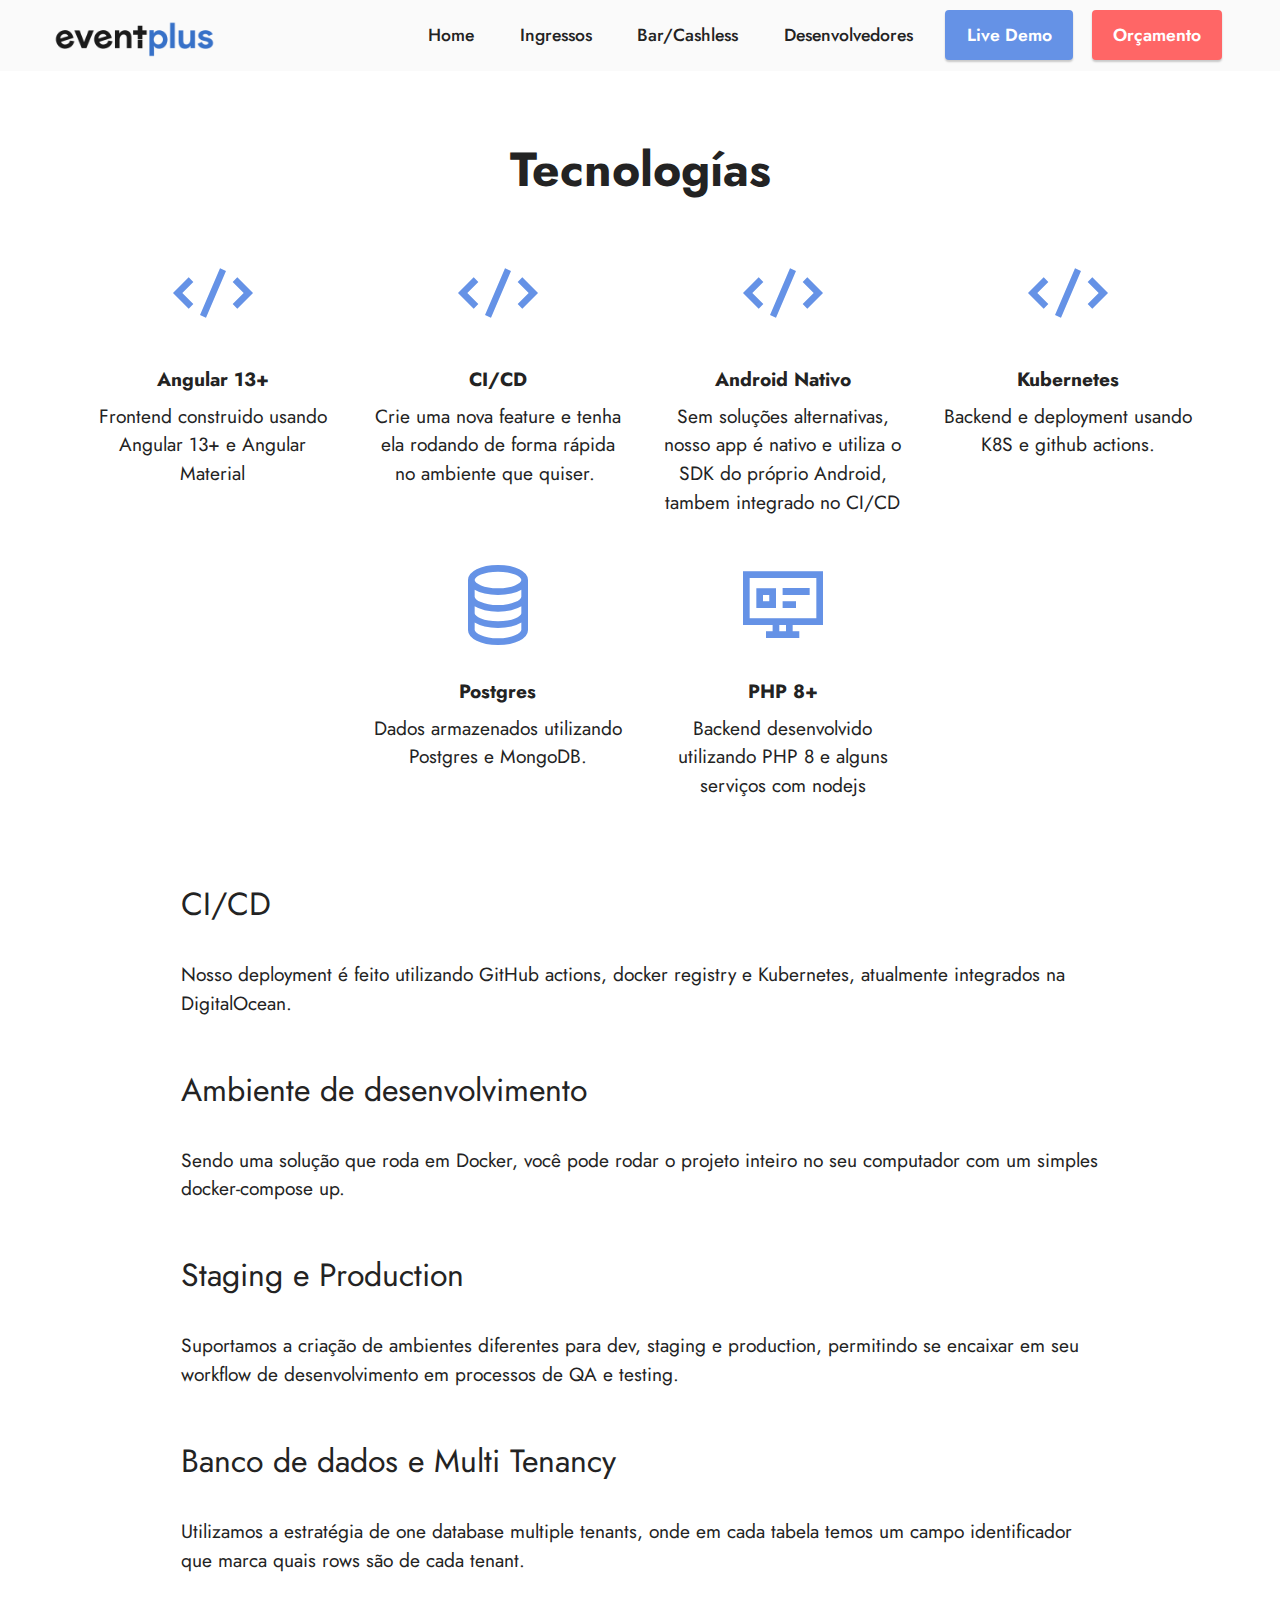
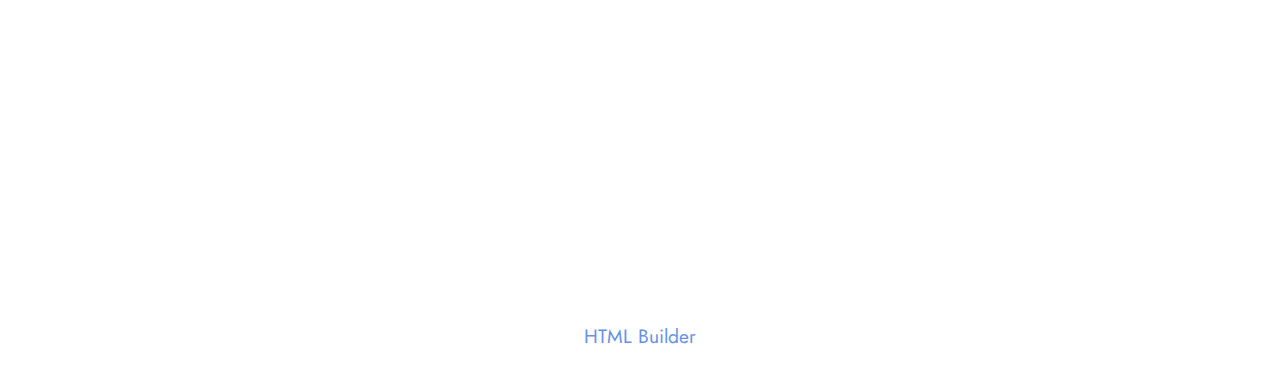
<file: informacao-para-desenvolvedores.html>
<!DOCTYPE html>
<html  >
<head>
  <!-- Site made with Mobirise Website Builder v5.8.14, https://mobirise.com -->
  <meta charset="UTF-8">
  <meta http-equiv="X-UA-Compatible" content="IE=edge">
  <meta name="generator" content="Mobirise v5.8.14, mobirise.com">
  <meta name="viewport" content="width=device-width, initial-scale=1, minimum-scale=1">
  <link rel="shortcut icon" href="assets/images/favicon.png" type="image/x-icon">
  <meta name="description" content="Crie setores e lotes com preços e configurações específicas para cada necessidade.">
  
  
  <title>Desenvolvedores</title>
  <link rel="stylesheet" href="assets/web/assets/mobirise-icons2/mobirise2.css">
  <link rel="stylesheet" href="assets/bootstrap/css/bootstrap.min.css">
  <link rel="stylesheet" href="assets/bootstrap/css/bootstrap-grid.min.css">
  <link rel="stylesheet" href="assets/bootstrap/css/bootstrap-reboot.min.css">
  <link rel="stylesheet" href="assets/dropdown/css/style.css">
  <link rel="stylesheet" href="assets/socicon/css/styles.css">
  <link rel="stylesheet" href="assets/theme/css/style.css">
  <link rel="preload" href="https://fonts.googleapis.com/css?family=Jost:100,200,300,400,500,600,700,800,900,100i,200i,300i,400i,500i,600i,700i,800i,900i&display=swap" as="style" onload="this.onload=null;this.rel='stylesheet'">
  <noscript><link rel="stylesheet" href="https://fonts.googleapis.com/css?family=Jost:100,200,300,400,500,600,700,800,900,100i,200i,300i,400i,500i,600i,700i,800i,900i&display=swap"></noscript>
  <link rel="preload" as="style" href="assets/mobirise/css/mbr-additional.css"><link rel="stylesheet" href="assets/mobirise/css/mbr-additional.css" type="text/css">

  
  
  
</head>
<body>
  
  <section data-bs-version="5.1" class="menu menu2 cid-u4mJFi9Bul" once="menu" id="menu2-u">
    
    <nav class="navbar navbar-dropdown navbar-expand-lg">
        <div class="container-fluid">
            <div class="navbar-brand">
                <span class="navbar-logo">
                    <a href="index.html">
                        <img src="assets/images/eventplus.png" alt="Mobirise Website Builder" style="height: 3rem;">
                    </a>
                </span>
                
            </div>
            <button class="navbar-toggler" type="button" data-toggle="collapse" data-bs-toggle="collapse" data-target="#navbarSupportedContent" data-bs-target="#navbarSupportedContent" aria-controls="navbarNavAltMarkup" aria-expanded="false" aria-label="Toggle navigation">
                <div class="hamburger">
                    <span></span>
                    <span></span>
                    <span></span>
                    <span></span>
                </div>
            </button>
            <div class="collapse navbar-collapse" id="navbarSupportedContent">
                <ul class="navbar-nav nav-dropdown" data-app-modern-menu="true"><li class="nav-item"><a class="nav-link link text-black text-primary display-4" href="index.html#top">Home</a></li><li class="nav-item"><a class="nav-link link text-black text-primary display-4" href="emissao-de-ingressos.html">Ingressos</a></li><li class="nav-item"><a class="nav-link link text-black text-primary display-4" href="bar-e-cashless.html">Bar/Cashless</a></li><li class="nav-item"><a class="nav-link link text-black text-primary display-4" href="informacao-para-desenvolvedores.html">Desenvolvedores</a></li></ul>
                
                <div class="navbar-buttons mbr-section-btn"><a class="btn btn-primary display-4" href="https://demo.eventplus.com.br/">Live Demo</a> <a class="btn btn-secondary display-4" href="orcamento.html">Orçamento</a></div>
            </div>
        </div>
    </nav>
</section>

<section data-bs-version="5.1" class="features25 cid-u4mJFgGuZL" id="features25-o">
    

    
    
    <div class="container">
        <div class="row mb-5">
            <!-- mbr-class="{'container': !fullWidth, 'container-fluid': fullWidth}" -->
            <div class="col-12">
                <h3 class="mbr-section-title mbr-fonts-style align-center mb-2 display-2">
                    <strong>Tecnologías</strong></h3>
                
            </div>
        </div>
        <div class="row">
            
            <div class="item features-without-image mb-5 col-12 col-md-3 active">
                <div class="item-wrapper align-center">
                    <div class="iconfont-wrapper">
                        <span class="mbr-iconfont mobi-mbri-code mobi-mbri"></span>
                    </div>
                    <h5 class="card-title mbr-fonts-style display-7"><strong>Angular 13+</strong></h5>
                    <p class="card-text mbr-fonts-style mb-0 display-7">Frontend construido usando Angular 13+ e Angular Material</p>
                </div>
            </div><div class="item features-without-image mb-5 col-12 col-md-3">
                <div class="item-wrapper align-center">
                    <div class="iconfont-wrapper">
                        <span class="mbr-iconfont mobi-mbri-code mobi-mbri"></span>
                    </div>
                    <h5 class="card-title mbr-fonts-style display-7"><strong>CI/CD</strong></h5>
                    <p class="card-text mbr-fonts-style mb-0 display-7">Crie uma nova feature e tenha ela rodando de forma rápida no ambiente que quiser.&nbsp;</p>
                </div>
            </div><div class="item features-without-image mb-5 col-12 col-md-3">
                <div class="item-wrapper align-center">
                    <div class="iconfont-wrapper">
                        <span class="mbr-iconfont mobi-mbri-code mobi-mbri"></span>
                    </div>
                    <h5 class="card-title mbr-fonts-style display-7"><strong>Android Nativo</strong></h5>
                    <p class="card-text mbr-fonts-style mb-0 display-7">Sem soluções alternativas, nosso app é nativo e utiliza o SDK do próprio Android, tambem integrado no CI/CD</p>
                </div>
            </div><div class="item features-without-image mb-5 col-12 col-md-3">
                <div class="item-wrapper align-center">
                    <div class="iconfont-wrapper">
                        <span class="mbr-iconfont mobi-mbri-code mobi-mbri"></span>
                    </div>
                    <h5 class="card-title mbr-fonts-style display-7"><strong>Kubernetes</strong></h5>
                    <p class="card-text mbr-fonts-style mb-0 display-7">Backend e deployment usando K8S e github actions.</p>
                </div>
            </div>
            <div class="item features-without-image mb-5 col-12 col-md-3">
                <div class="item-wrapper align-center">
                    <div class="card-box">
                        <div class="iconfont-wrapper">
                            <span class="mbr-iconfont mobi-mbri-database mobi-mbri"></span>
                        </div>
                        <h5 class="card-title mbr-fonts-style display-7"><strong>Postgres</strong></h5>
                        <p class="card-text mbr-fonts-style mb-0 display-7">Dados armazenados utilizando Postgres e MongoDB.</p>
                    </div>
                </div>
            </div>
            <div class="item features-without-image mb-5 col-12 col-md-3">
                <div class="item-wrapper align-center">
                    <div class="iconfont-wrapper">
                        <span class="mbr-iconfont mobi-mbri-sites mobi-mbri"></span>
                    </div>
                    <h5 class="card-title mbr-fonts-style display-7"><strong>PHP 8+</strong></h5>
                    <p class="card-text mbr-fonts-style mb-0 display-7">Backend desenvolvido utilizando PHP 8 e alguns serviços com nodejs</p>
                </div>
            </div>
        </div>
    </div>
</section>

<section data-bs-version="5.1" class="content5 cid-u4mJFh6tKI" id="content5-p">
    
    <div class="container">
        <div class="row justify-content-center">
            <div class="col-md-12 col-lg-10">
                
                <h4 class="mbr-section-subtitle mbr-fonts-style mb-4 display-5">
                    CI/CD</h4>
                <p class="mbr-text mbr-fonts-style display-7">Nosso deployment é feito utilizando GitHub actions, docker registry e Kubernetes, atualmente integrados na DigitalOcean.</p>
            </div>
        </div>
    </div>
</section>

<section data-bs-version="5.1" class="content5 cid-u4mJFhmhW3" id="content5-q">
    
    <div class="container">
        <div class="row justify-content-center">
            <div class="col-md-12 col-lg-10">
                
                <h4 class="mbr-section-subtitle mbr-fonts-style mb-4 display-5">
                    Ambiente de desenvolvimento</h4>
                <p class="mbr-text mbr-fonts-style display-7">Sendo uma solução que roda em Docker, você pode rodar o projeto inteiro no seu computador com um simples docker-compose up.&nbsp;</p>
            </div>
        </div>
    </div>
</section>

<section data-bs-version="5.1" class="content5 cid-u4mJFhzPxL" id="content5-r">
    
    <div class="container">
        <div class="row justify-content-center">
            <div class="col-md-12 col-lg-10">
                
                <h4 class="mbr-section-subtitle mbr-fonts-style mb-4 display-5">
                    Staging e Production</h4>
                <p class="mbr-text mbr-fonts-style display-7">Suportamos a criação de ambientes diferentes para dev, staging e production, permitindo se encaixar em seu workflow de desenvolvimento em processos de QA e testing.</p>
            </div>
        </div>
    </div>
</section>

<section data-bs-version="5.1" class="content5 cid-u4mJFhItn7" id="content5-s">
    
    <div class="container">
        <div class="row justify-content-center">
            <div class="col-md-12 col-lg-10">
                
                <h4 class="mbr-section-subtitle mbr-fonts-style mb-4 display-5">
                    Banco de dados e Multi Tenancy</h4>
                <p class="mbr-text mbr-fonts-style display-7">Utilizamos a estratégia de one database multiple tenants, onde em cada tabela temos um campo identificador que marca quais rows são de cada tenant.<br></p>
            </div>
        </div>
    </div>
</section>

<section data-bs-version="5.1" class="footer3 cid-u4mJFhRx6U mbr-reveal mbr-parallax-background" once="footers" id="footer3-t">

    

    <div class="mbr-overlay" style="opacity: 0.8; background-color: rgb(35, 35, 35);"></div>

    <div class="container-fluid">
        <div class="row align-center mbr-white">
            <div class="row row-links">
                <ul class="foot-menu">
                    
                    
                    
                    
                    
                <li class="foot-menu-item mbr-fonts-style display-7"><a href="index.html#header14-1f" class="text-white text-primary">Home</a></li><li class="foot-menu-item mbr-fonts-style display-7"><a href="emissao-de-ingressos.html" class="text-white text-primary">Ingressos</a></li><li class="foot-menu-item mbr-fonts-style display-7"><a href="bar-e-cashless.html" class="text-white text-primary">Bar/Cashless</a></li><li class="foot-menu-item mbr-fonts-style display-7"><a href="informacao-para-desenvolvedores.html" class="text-white text-primary">Desenvolvedores</a></li></ul>
            </div>
            
            <div class="row row-copirayt">
                <p class="mbr-text mb-0 mbr-fonts-style mbr-white align-center display-7">
                    © Copyright 2024 EventPlus. All Rights Reserved.
                </p>
            </div>
        </div>
    </div>
</section><section class="display-7" style="padding: 0;align-items: center;justify-content: center;flex-wrap: wrap;    align-content: center;display: flex;position: relative;height: 4rem;"><a href="https://mobiri.se/2640866" style="flex: 1 1;height: 4rem;position: absolute;width: 100%;z-index: 1;"><img alt="" style="height: 4rem;" src="[data-uri]"></a><p style="margin: 0;text-align: center;" class="display-7">&#8204;</p><a style="z-index:1" href="https://mobirise.com/html-builder.html">HTML Builder</a></section><script src="assets/bootstrap/js/bootstrap.bundle.min.js"></script>  <script src="assets/smoothscroll/smooth-scroll.js"></script>  <script src="assets/ytplayer/index.js"></script>  <script src="assets/dropdown/js/navbar-dropdown.js"></script>  <script src="assets/theme/js/script.js"></script>  
  
  
</body>
</html>
</file>
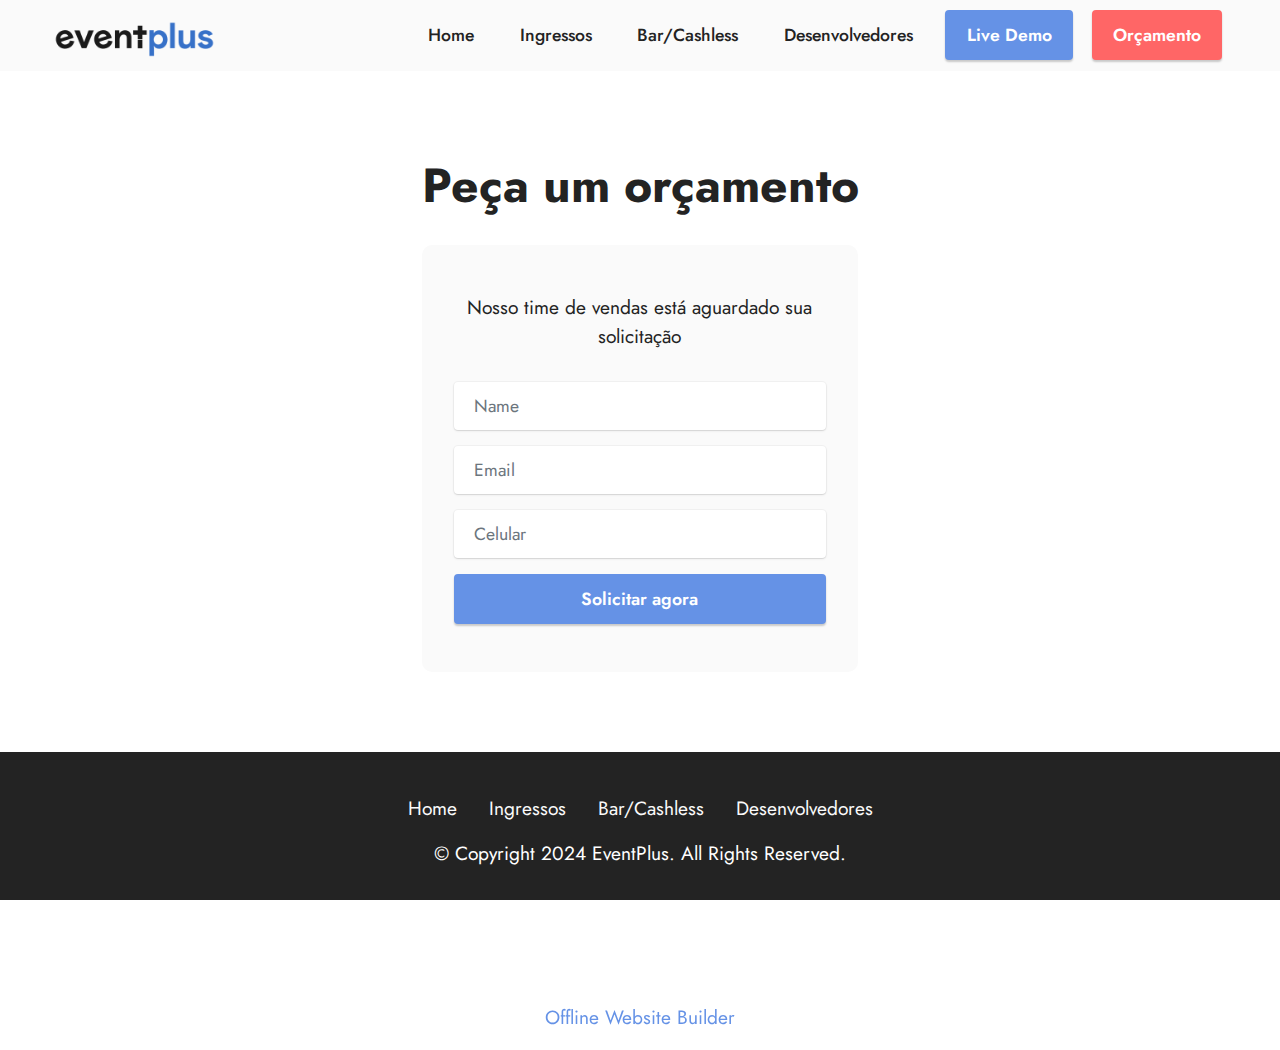
<file: orcamento.html>
<!DOCTYPE html>
<html  >
<head>
  <!-- Site made with Mobirise Website Builder v5.8.14, https://mobirise.com -->
  <meta charset="UTF-8">
  <meta http-equiv="X-UA-Compatible" content="IE=edge">
  <meta name="generator" content="Mobirise v5.8.14, mobirise.com">
  <meta name="viewport" content="width=device-width, initial-scale=1, minimum-scale=1">
  <link rel="shortcut icon" href="assets/images/favicon.png" type="image/x-icon">
  <meta name="description" content="Crie setores e lotes com preços e configurações específicas para cada necessidade.">
  
  
  <title>Orçamento</title>
  <link rel="stylesheet" href="assets/bootstrap/css/bootstrap.min.css">
  <link rel="stylesheet" href="assets/bootstrap/css/bootstrap-grid.min.css">
  <link rel="stylesheet" href="assets/bootstrap/css/bootstrap-reboot.min.css">
  <link rel="stylesheet" href="assets/dropdown/css/style.css">
  <link rel="stylesheet" href="assets/socicon/css/styles.css">
  <link rel="stylesheet" href="assets/theme/css/style.css">
  <link rel="preload" href="https://fonts.googleapis.com/css?family=Jost:100,200,300,400,500,600,700,800,900,100i,200i,300i,400i,500i,600i,700i,800i,900i&display=swap" as="style" onload="this.onload=null;this.rel='stylesheet'">
  <noscript><link rel="stylesheet" href="https://fonts.googleapis.com/css?family=Jost:100,200,300,400,500,600,700,800,900,100i,200i,300i,400i,500i,600i,700i,800i,900i&display=swap"></noscript>
  <link rel="preload" as="style" href="assets/mobirise/css/mbr-additional.css"><link rel="stylesheet" href="assets/mobirise/css/mbr-additional.css" type="text/css">

  
  
  
</head>
<body>
  
  <section data-bs-version="5.1" class="menu menu2 cid-u4o4w6PhH3" once="menu" id="menu2-11">
    
    <nav class="navbar navbar-dropdown navbar-expand-lg">
        <div class="container-fluid">
            <div class="navbar-brand">
                <span class="navbar-logo">
                    <a href="index.html">
                        <img src="assets/images/eventplus.png" alt="Mobirise Website Builder" style="height: 3rem;">
                    </a>
                </span>
                
            </div>
            <button class="navbar-toggler" type="button" data-toggle="collapse" data-bs-toggle="collapse" data-target="#navbarSupportedContent" data-bs-target="#navbarSupportedContent" aria-controls="navbarNavAltMarkup" aria-expanded="false" aria-label="Toggle navigation">
                <div class="hamburger">
                    <span></span>
                    <span></span>
                    <span></span>
                    <span></span>
                </div>
            </button>
            <div class="collapse navbar-collapse" id="navbarSupportedContent">
                <ul class="navbar-nav nav-dropdown" data-app-modern-menu="true"><li class="nav-item"><a class="nav-link link text-black text-primary display-4" href="index.html#top">Home</a></li><li class="nav-item"><a class="nav-link link text-black text-primary display-4" href="emissao-de-ingressos.html">Ingressos</a></li><li class="nav-item"><a class="nav-link link text-black text-primary display-4" href="bar-e-cashless.html">Bar/Cashless</a></li><li class="nav-item"><a class="nav-link link text-black text-primary display-4" href="informacao-para-desenvolvedores.html">Desenvolvedores</a></li></ul>
                
                <div class="navbar-buttons mbr-section-btn"><a class="btn btn-primary display-4" href="https://demo.eventplus.com.br/">Live Demo</a> <a class="btn btn-secondary display-4" href="orcamento.html">Orçamento</a></div>
            </div>
        </div>
    </nav>
</section>

<section data-bs-version="5.1" class="form7 cid-u4o4WAx8Rx" id="form7-12">
    
    
    <div class="container">
        <div class="mbr-section-head">
            <h3 class="mbr-section-title mbr-fonts-style align-center mb-0 display-2">
                <strong>Peça um orçamento</strong></h3>
            
        </div>
        <div class="row justify-content-center mt-4">
            <div class="col-lg-8 mx-auto mbr-form" data-form-type="formoid">
                <form action="https://mobirise.eu/" method="POST" class="mbr-form form-with-styler mx-auto" data-form-title="Form Name"><input type="hidden" name="email" data-form-email="true" value="vvNdGmocVv0Lnp5oHU8YlFCYc+tWtXCCJx+EdTt3mK0XNTTu1y4mGoVm5gRmv0FhPstCHkE7RxEr536pP5p6HR2OmQ20/VyApQ5slkHi3wSrEPd2f5asFt2pV//wdxmj.5aMuOpPOQSc5B55amsq6tc58rFW3eBhEihvFlXuAZZGBsqk1TdnjuBGTQRmRVo7l+opsyGJWEkBCEhDBeKHNWyYEgP83+3msxE0jGl4TLcMpPjEdwVTqVV8BASsVvGe/">
                    <p class="mbr-text mbr-fonts-style align-center mb-4 display-7">
                        Nosso time de vendas está aguardado sua solicitação</p>
                    <div class="row">
                        <div hidden="hidden" data-form-alert="" class="alert alert-success col-12">Obrigado, pronto entraremos em contato!</div>
                        <div hidden="hidden" data-form-alert-danger="" class="alert alert-danger col-12">
                            Oops...! some problem!
                        </div>
                    </div>
                    <div class="dragArea row">
                        <div class="col-lg-12 col-md-12 col-sm-12 form-group mb-3" data-for="name">
                            <input type="text" name="name" placeholder="Name" data-form-field="name" class="form-control" value="" id="name-form7-12">
                        </div>
                        <div class="col-lg-12 col-md-12 col-sm-12 form-group mb-3" data-for="email">
                            <input type="email" name="email" placeholder="Email" data-form-field="email" class="form-control" value="" id="email-form7-12">
                        </div>
                        <div data-for="phone" class="col-lg-12 col-md-12 col-sm-12 form-group mb-3">
                            <input type="tel" name="phone" placeholder="Celular" data-form-field="phone" class="form-control" value="" id="phone-form7-12">
                        </div>
                        <div class="col-auto mbr-section-btn align-center"><button type="submit" class="btn btn-primary display-4">Solicitar agora</button></div>
                    </div>
                </form>
            </div>
        </div>
    </div>
</section>

<section data-bs-version="5.1" class="footer3 cid-u4o4w6CJWC mbr-reveal mbr-parallax-background" once="footers" id="footer3-10">

    

    <div class="mbr-overlay" style="opacity: 0.8; background-color: rgb(35, 35, 35);"></div>

    <div class="container-fluid">
        <div class="row align-center mbr-white">
            <div class="row row-links">
                <ul class="foot-menu">
                    
                    
                    
                    
                    
                <li class="foot-menu-item mbr-fonts-style display-7"><a href="index.html#header14-1f" class="text-white text-primary">Home</a></li><li class="foot-menu-item mbr-fonts-style display-7"><a href="emissao-de-ingressos.html" class="text-white text-primary">Ingressos</a></li><li class="foot-menu-item mbr-fonts-style display-7"><a href="bar-e-cashless.html" class="text-white text-primary">Bar/Cashless</a></li><li class="foot-menu-item mbr-fonts-style display-7"><a href="informacao-para-desenvolvedores.html" class="text-white text-primary">Desenvolvedores</a></li></ul>
            </div>
            
            <div class="row row-copirayt">
                <p class="mbr-text mb-0 mbr-fonts-style mbr-white align-center display-7">
                    © Copyright 2024 EventPlus. All Rights Reserved.
                </p>
            </div>
        </div>
    </div>
</section><section class="display-7" style="padding: 0;align-items: center;justify-content: center;flex-wrap: wrap;    align-content: center;display: flex;position: relative;height: 4rem;"><a href="https://mobiri.se/2640866" style="flex: 1 1;height: 4rem;position: absolute;width: 100%;z-index: 1;"><img alt="" style="height: 4rem;" src="[data-uri]"></a><p style="margin: 0;text-align: center;" class="display-7">&#8204;</p><a style="z-index:1" href="https://mobirise.com/offline-website-builder.html">Offline Website Builder</a></section><script src="assets/bootstrap/js/bootstrap.bundle.min.js"></script>  <script src="assets/smoothscroll/smooth-scroll.js"></script>  <script src="assets/ytplayer/index.js"></script>  <script src="assets/dropdown/js/navbar-dropdown.js"></script>  <script src="assets/theme/js/script.js"></script>  <script src="assets/formoid/formoid.min.js"></script>  
  
  
</body>
</html>
</file>
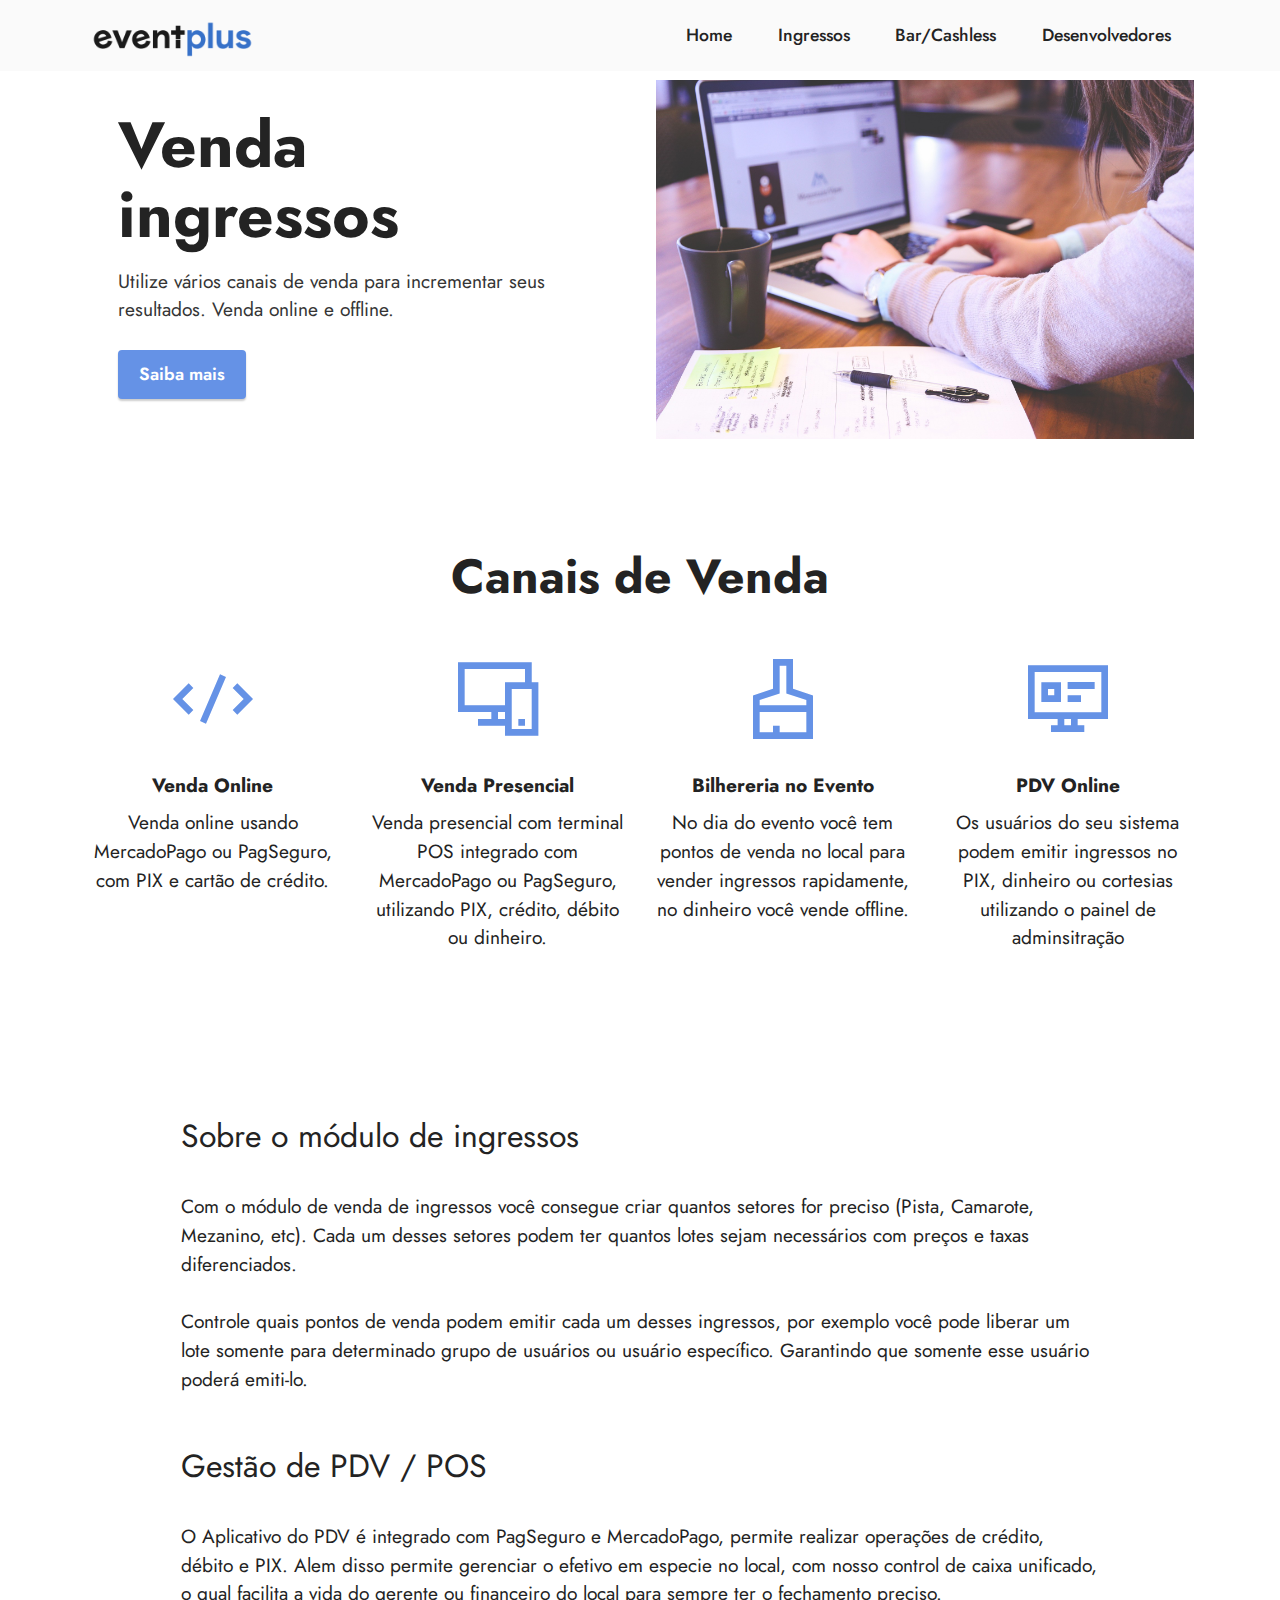
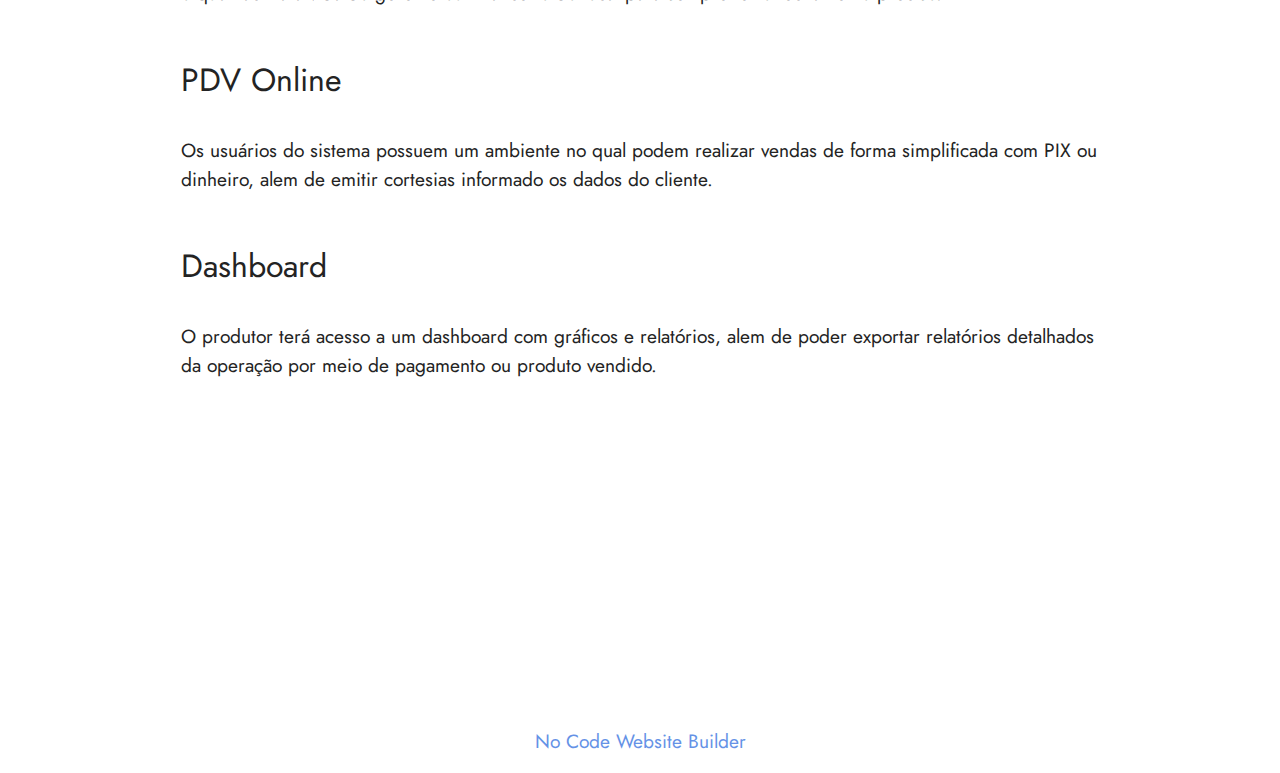
<file: page1.html>
<!DOCTYPE html>
<html  >
<head>
  <!-- Site made with Mobirise Website Builder v5.8.14, https://mobirise.com -->
  <meta charset="UTF-8">
  <meta http-equiv="X-UA-Compatible" content="IE=edge">
  <meta name="generator" content="Mobirise v5.8.14, mobirise.com">
  <meta name="viewport" content="width=device-width, initial-scale=1, minimum-scale=1">
  <link rel="shortcut icon" href="assets/images/eventplus.png" type="image/x-icon">
  <meta name="description" content="Crie setores e lotes com preços e configurações específicas para cada necessidade.">
  
  
  <title>Ingressos – EventPlus</title>
  <link rel="stylesheet" href="assets/web/assets/mobirise-icons2/mobirise2.css">
  <link rel="stylesheet" href="assets/bootstrap/css/bootstrap.min.css">
  <link rel="stylesheet" href="assets/bootstrap/css/bootstrap-grid.min.css">
  <link rel="stylesheet" href="assets/bootstrap/css/bootstrap-reboot.min.css">
  <link rel="stylesheet" href="assets/parallax/jarallax.css">
  <link rel="stylesheet" href="assets/dropdown/css/style.css">
  <link rel="stylesheet" href="assets/socicon/css/styles.css">
  <link rel="stylesheet" href="assets/theme/css/style.css">
  <link rel="preload" href="https://fonts.googleapis.com/css?family=Jost:100,200,300,400,500,600,700,800,900,100i,200i,300i,400i,500i,600i,700i,800i,900i&display=swap" as="style" onload="this.onload=null;this.rel='stylesheet'">
  <noscript><link rel="stylesheet" href="https://fonts.googleapis.com/css?family=Jost:100,200,300,400,500,600,700,800,900,100i,200i,300i,400i,500i,600i,700i,800i,900i&display=swap"></noscript>
  <link rel="preload" as="style" href="assets/mobirise/css/mbr-additional.css"><link rel="stylesheet" href="assets/mobirise/css/mbr-additional.css" type="text/css">

  
  
  
</head>
<body>
  
  <section data-bs-version="5.1" class="menu menu2 cid-u4mJmF534i" once="menu" id="menu2-m">
    
    <nav class="navbar navbar-dropdown navbar-expand-lg">
        <div class="container">
            <div class="navbar-brand">
                <span class="navbar-logo">
                    <a href="https://mobiri.se">
                        <img src="assets/images/eventplus.png" alt="Mobirise Website Builder" style="height: 3rem;">
                    </a>
                </span>
                
            </div>
            <button class="navbar-toggler" type="button" data-toggle="collapse" data-bs-toggle="collapse" data-target="#navbarSupportedContent" data-bs-target="#navbarSupportedContent" aria-controls="navbarNavAltMarkup" aria-expanded="false" aria-label="Toggle navigation">
                <div class="hamburger">
                    <span></span>
                    <span></span>
                    <span></span>
                    <span></span>
                </div>
            </button>
            <div class="collapse navbar-collapse" id="navbarSupportedContent">
                <ul class="navbar-nav nav-dropdown nav-right" data-app-modern-menu="true"><li class="nav-item"><a class="nav-link link text-black text-primary display-4" href="index.html#top">Home</a></li><li class="nav-item"><a class="nav-link link text-black text-primary display-4" href="page1.html">Ingressos</a></li><li class="nav-item"><a class="nav-link link text-black text-primary display-4" href="page2.html">Bar/Cashless</a></li><li class="nav-item"><a class="nav-link link text-black text-primary display-4" href="page3.html">Desenvolvedores</a></li></ul>
                
                
            </div>
        </div>
    </nav>
</section>

<section data-bs-version="5.1" class="header14 cid-u4mzPB59kx" id="header14-2">

    

    

    <div class="container">
        <div class="row justify-content-center align-items-center">
            <div class="col-12 col-md-6 image-wrapper">
                <img src="assets/images/mbr.jpg" alt="Mobirise Website Builder">
            </div>
            <div class="col-12 col-md">
                <div class="text-wrapper">
                    <h1 class="mbr-section-title mbr-fonts-style mb-3 display-1"><strong>Venda ingressos&nbsp;</strong></h1>
                    <p class="mbr-text mbr-fonts-style display-7">Utilize vários canais de venda para incrementar seus resultados. Venda online e offline.</p>
                    <div class="mbr-section-btn mt-3"><a class="btn btn-primary display-4" href="index.html#features1-1i">Saiba mais</a></div>
                </div>
            </div>
        </div>
    </div>
</section>

<section data-bs-version="5.1" class="features25 cid-u4mAJxwVAe" id="features25-6">
    

    
    
    <div class="container">
        <div class="row mb-5">
            <!-- mbr-class="{'container': !fullWidth, 'container-fluid': fullWidth}" -->
            <div class="col-12">
                <h3 class="mbr-section-title mbr-fonts-style align-center mb-2 display-2">
                    <strong>Canais de Venda</strong></h3>
                
            </div>
        </div>
        <div class="row">
            <div class="item features-without-image mb-5 col-12 col-md-3">
                <div class="item-wrapper align-center">
                    <div class="iconfont-wrapper">
                        <span class="mbr-iconfont mobi-mbri-code mobi-mbri"></span>
                    </div>
                    <h5 class="card-title mbr-fonts-style display-7"><strong>Venda Online</strong></h5>
                    <p class="card-text mbr-fonts-style mb-0 display-7">Venda online usando MercadoPago ou PagSeguro, com PIX e cartão de crédito.</p>
                </div>
            </div>
            <div class="item features-without-image mb-5 col-12 col-md-3">
                <div class="item-wrapper align-center">
                    <div class="iconfont-wrapper">
                        <span class="mbr-iconfont mobi-mbri-responsive-2 mobi-mbri"></span>
                    </div>
                    <h5 class="card-title mbr-fonts-style display-7"><strong>Venda Presencial</strong></h5>
                    <p class="card-text mbr-fonts-style mb-0 display-7">Venda presencial com terminal POS integrado com MercadoPago ou PagSeguro, utilizando PIX, crédito, débito ou dinheiro.</p>
                </div>
            </div>
            <div class="item features-without-image mb-5 col-12 col-md-3">
                <div class="item-wrapper align-center">
                    <div class="card-box">
                        <div class="iconfont-wrapper">
                            <span class="mbr-iconfont mobi-mbri-website-theme-2 mobi-mbri"></span>
                        </div>
                        <h5 class="card-title mbr-fonts-style display-7"><strong>Bilhereria no Evento</strong></h5>
                        <p class="card-text mbr-fonts-style mb-0 display-7">No dia do evento você tem pontos de venda no local para vender ingressos rapidamente, no dinheiro você vende offline.</p>
                    </div>
                </div>
            </div>
            <div class="item features-without-image mb-5 col-12 col-md-3">
                <div class="item-wrapper align-center">
                    <div class="iconfont-wrapper">
                        <span class="mbr-iconfont mobi-mbri-sites mobi-mbri"></span>
                    </div>
                    <h5 class="card-title mbr-fonts-style display-7"><strong>PDV Online</strong></h5>
                    <p class="card-text mbr-fonts-style mb-0 display-7">Os usuários do seu sistema podem emitir ingressos no PIX, dinheiro ou cortesias utilizando o painel de adminsitração</p>
                </div>
            </div>
        </div>
    </div>
</section>

<section data-bs-version="5.1" class="content5 cid-u4mAP5QdV5" id="content5-7">
    
    <div class="container">
        <div class="row justify-content-center">
            <div class="col-md-12 col-lg-10">
                
                <h4 class="mbr-section-subtitle mbr-fonts-style mb-4 display-5">
                    Sobre o módulo de ingressos</h4>
                <p class="mbr-text mbr-fonts-style display-7">Com o módulo de venda de ingressos você consegue criar quantos setores for preciso (Pista, Camarote, Mezanino, etc). Cada um desses setores podem ter quantos lotes sejam necessários com preços e taxas diferenciados.<br><br>Controle quais pontos de venda podem emitir cada um desses ingressos, por exemplo você pode liberar um lote somente para determinado grupo de usuários ou usuário específico. Garantindo que somente esse usuário poderá emiti-lo.<br></p>
            </div>
        </div>
    </div>
</section>

<section data-bs-version="5.1" class="content5 cid-u4mCDc26sE" id="content5-8">
    
    <div class="container">
        <div class="row justify-content-center">
            <div class="col-md-12 col-lg-10">
                
                <h4 class="mbr-section-subtitle mbr-fonts-style mb-4 display-5">
                    Gestão de PDV / POS</h4>
                <p class="mbr-text mbr-fonts-style display-7">O Aplicativo do PDV é integrado com PagSeguro e MercadoPago, permite realizar operações de crédito, débito e PIX. Alem disso permite gerenciar o efetivo em especie no local, com nosso control de caixa unificado, o qual facilita a vida do gerente ou financeiro do local para sempre ter o fechamento preciso.<br></p>
            </div>
        </div>
    </div>
</section>

<section data-bs-version="5.1" class="content5 cid-u4mDbvHnZs" id="content5-9">
    
    <div class="container">
        <div class="row justify-content-center">
            <div class="col-md-12 col-lg-10">
                
                <h4 class="mbr-section-subtitle mbr-fonts-style mb-4 display-5">
                    PDV Online</h4>
                <p class="mbr-text mbr-fonts-style display-7">Os usuários do sistema possuem um ambiente no qual podem realizar vendas de forma simplificada com PIX ou dinheiro, alem de emitir cortesias informado os dados do cliente.</p>
            </div>
        </div>
    </div>
</section>

<section data-bs-version="5.1" class="content5 cid-u4mDNPMEnh" id="content5-a">
    
    <div class="container">
        <div class="row justify-content-center">
            <div class="col-md-12 col-lg-10">
                
                <h4 class="mbr-section-subtitle mbr-fonts-style mb-4 display-5">
                    Dashboard</h4>
                <p class="mbr-text mbr-fonts-style display-7">
                    O produtor terá acesso a um dashboard com gráficos e relatórios, alem de poder exportar relatórios detalhados da operação por meio de pagamento ou produto vendido.</p>
            </div>
        </div>
    </div>
</section>

<section data-bs-version="5.1" class="footer3 cid-u4mzPC8sBq mbr-reveal mbr-parallax-background" once="footers" id="footer3-5">

    

    <div class="mbr-overlay" style="opacity: 0.8; background-color: rgb(35, 35, 35);"></div>

    <div class="container-fluid">
        <div class="row align-center mbr-white">
            <div class="row row-links">
                <ul class="foot-menu">
                    
                    
                    
                    
                    
                <li class="foot-menu-item mbr-fonts-style display-7"><a href="index.html#header14-1f" class="text-white text-primary">Home</a></li><li class="foot-menu-item mbr-fonts-style display-7"><a href="page1.html#top" class="text-white text-primary">Ingressos</a></li><li class="foot-menu-item mbr-fonts-style display-7"><a href="index.html#header14-1f" class="text-white text-primary">Bar/Cashless</a></li><li class="foot-menu-item mbr-fonts-style display-7"><a href="page3.html" class="text-white text-primary">Desenvolvedores</a></li></ul>
            </div>
            
            <div class="row row-copirayt">
                <p class="mbr-text mb-0 mbr-fonts-style mbr-white align-center display-7">
                    © Copyright 2024 EventPlus. All Rights Reserved.
                </p>
            </div>
        </div>
    </div>
</section><section class="display-7" style="padding: 0;align-items: center;justify-content: center;flex-wrap: wrap;    align-content: center;display: flex;position: relative;height: 4rem;"><a href="https://mobiri.se/2640866" style="flex: 1 1;height: 4rem;position: absolute;width: 100%;z-index: 1;"><img alt="" style="height: 4rem;" src="[data-uri]"></a><p style="margin: 0;text-align: center;" class="display-7">&#8204;</p><a style="z-index:1" href="https://mobirise.com/builder/no-code-website-builder.html">No Code Website Builder</a></section><script src="assets/bootstrap/js/bootstrap.bundle.min.js"></script>  <script src="assets/parallax/jarallax.js"></script>  <script src="assets/smoothscroll/smooth-scroll.js"></script>  <script src="assets/ytplayer/index.js"></script>  <script src="assets/dropdown/js/navbar-dropdown.js"></script>  <script src="assets/theme/js/script.js"></script>  
  
  
</body>
</html>
</file>
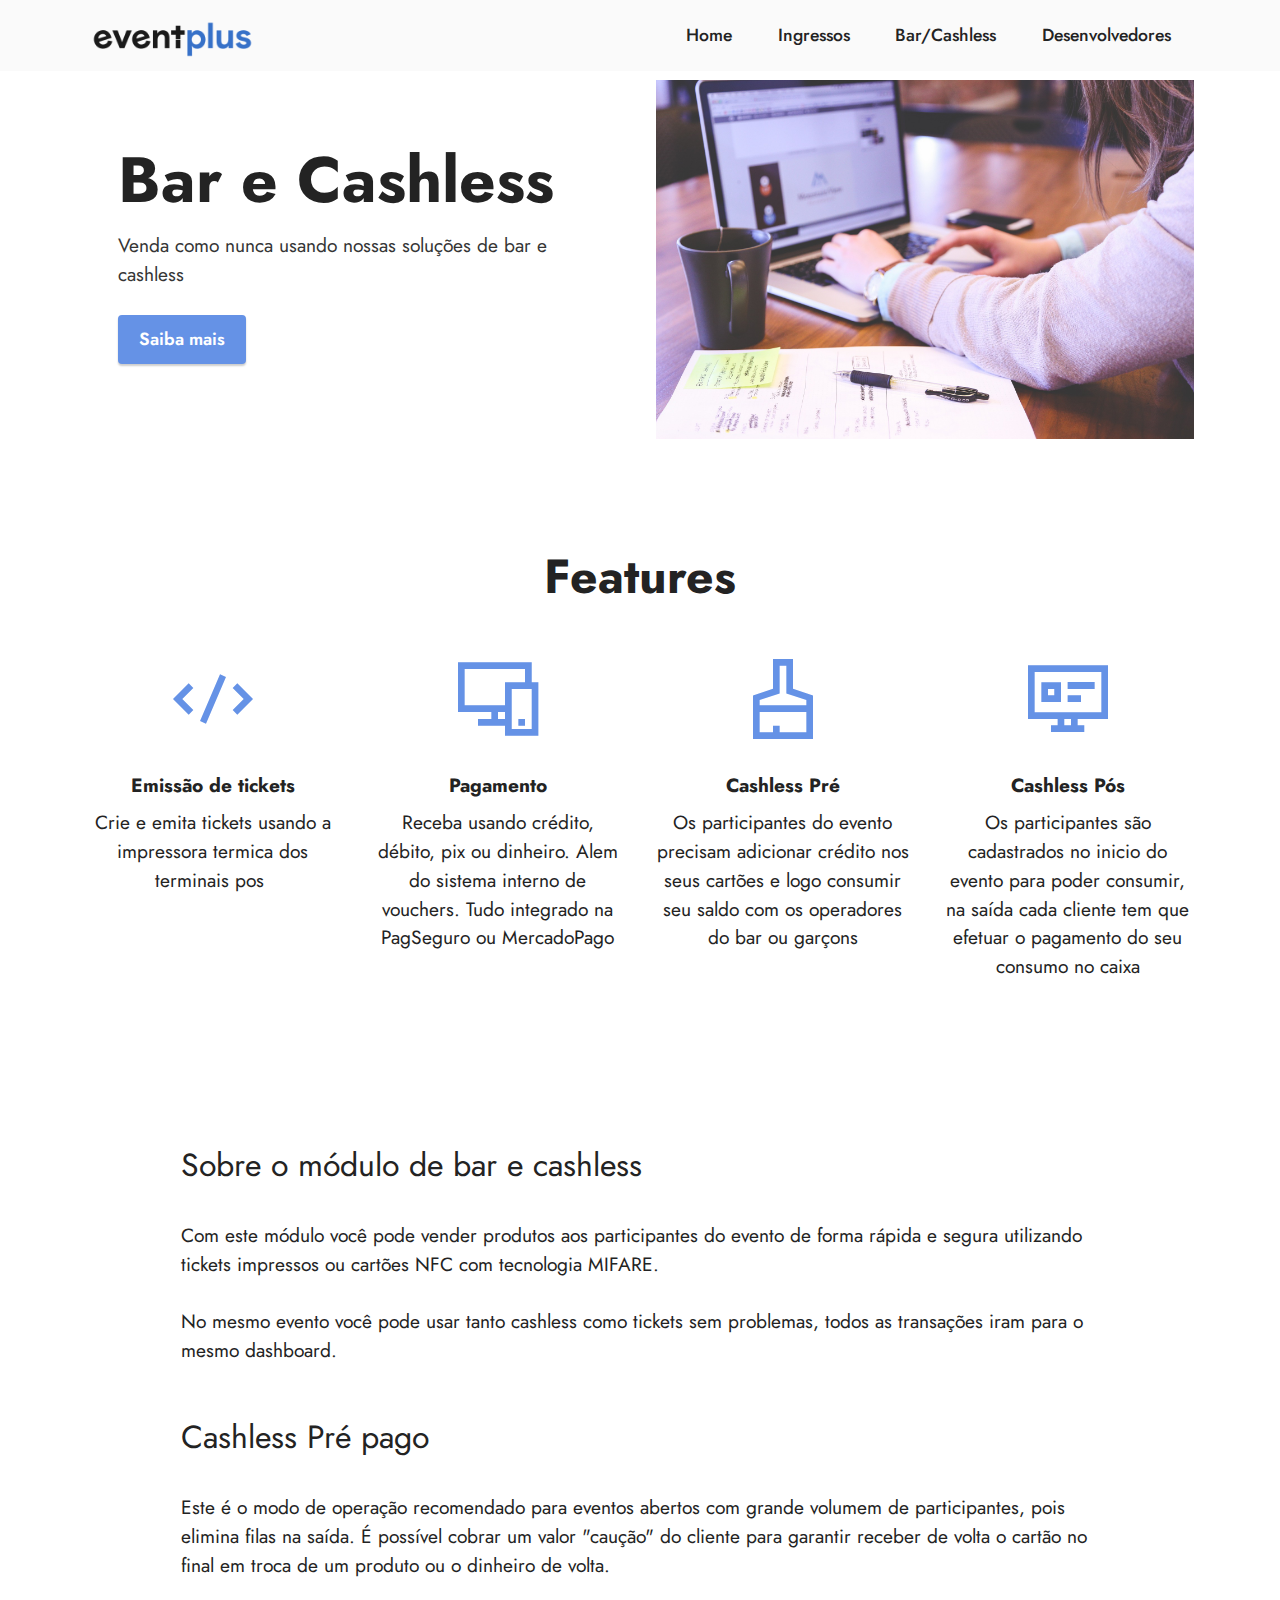
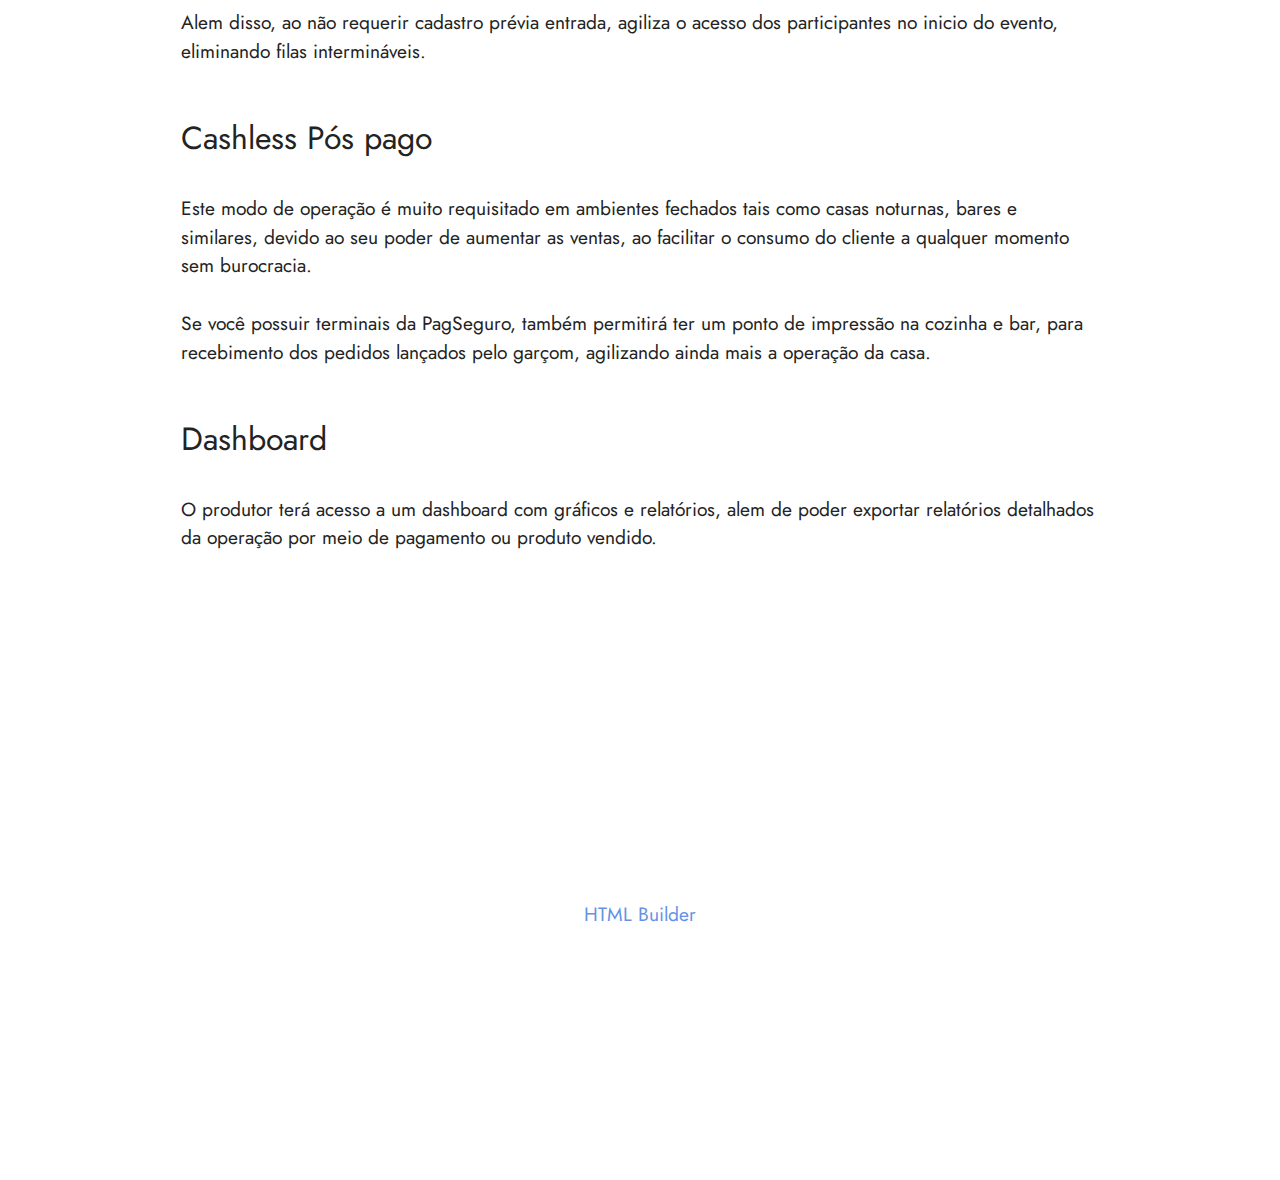
<file: page2.html>
<!DOCTYPE html>
<html  >
<head>
  <!-- Site made with Mobirise Website Builder v5.8.14, https://mobirise.com -->
  <meta charset="UTF-8">
  <meta http-equiv="X-UA-Compatible" content="IE=edge">
  <meta name="generator" content="Mobirise v5.8.14, mobirise.com">
  <meta name="viewport" content="width=device-width, initial-scale=1, minimum-scale=1">
  <link rel="shortcut icon" href="assets/images/eventplus.png" type="image/x-icon">
  <meta name="description" content="Crie setores e lotes com preços e configurações específicas para cada necessidade.">
  
  
  <title>Bar / Cashless – EventPlus</title>
  <link rel="stylesheet" href="assets/web/assets/mobirise-icons2/mobirise2.css">
  <link rel="stylesheet" href="assets/bootstrap/css/bootstrap.min.css">
  <link rel="stylesheet" href="assets/bootstrap/css/bootstrap-grid.min.css">
  <link rel="stylesheet" href="assets/bootstrap/css/bootstrap-reboot.min.css">
  <link rel="stylesheet" href="assets/parallax/jarallax.css">
  <link rel="stylesheet" href="assets/dropdown/css/style.css">
  <link rel="stylesheet" href="assets/socicon/css/styles.css">
  <link rel="stylesheet" href="assets/theme/css/style.css">
  <link rel="preload" href="https://fonts.googleapis.com/css?family=Jost:100,200,300,400,500,600,700,800,900,100i,200i,300i,400i,500i,600i,700i,800i,900i&display=swap" as="style" onload="this.onload=null;this.rel='stylesheet'">
  <noscript><link rel="stylesheet" href="https://fonts.googleapis.com/css?family=Jost:100,200,300,400,500,600,700,800,900,100i,200i,300i,400i,500i,600i,700i,800i,900i&display=swap"></noscript>
  <link rel="preload" as="style" href="assets/mobirise/css/mbr-additional.css"><link rel="stylesheet" href="assets/mobirise/css/mbr-additional.css" type="text/css">

  
  
  
</head>
<body>
  
  <section data-bs-version="5.1" class="menu menu2 cid-u4mJmF534i" once="menu" id="menu2-m">
    
    <nav class="navbar navbar-dropdown navbar-expand-lg">
        <div class="container">
            <div class="navbar-brand">
                <span class="navbar-logo">
                    <a href="https://mobiri.se">
                        <img src="assets/images/eventplus.png" alt="Mobirise Website Builder" style="height: 3rem;">
                    </a>
                </span>
                
            </div>
            <button class="navbar-toggler" type="button" data-toggle="collapse" data-bs-toggle="collapse" data-target="#navbarSupportedContent" data-bs-target="#navbarSupportedContent" aria-controls="navbarNavAltMarkup" aria-expanded="false" aria-label="Toggle navigation">
                <div class="hamburger">
                    <span></span>
                    <span></span>
                    <span></span>
                    <span></span>
                </div>
            </button>
            <div class="collapse navbar-collapse" id="navbarSupportedContent">
                <ul class="navbar-nav nav-dropdown nav-right" data-app-modern-menu="true"><li class="nav-item"><a class="nav-link link text-black text-primary display-4" href="index.html#top">Home</a></li><li class="nav-item"><a class="nav-link link text-black text-primary display-4" href="page1.html">Ingressos</a></li><li class="nav-item"><a class="nav-link link text-black text-primary display-4" href="page2.html">Bar/Cashless</a></li><li class="nav-item"><a class="nav-link link text-black text-primary display-4" href="page3.html">Desenvolvedores</a></li></ul>
                
                
            </div>
        </div>
    </nav>
</section>

<section data-bs-version="5.1" class="header14 cid-u4mFrqCfmc" id="header14-c">

    

    

    <div class="container">
        <div class="row justify-content-center align-items-center">
            <div class="col-12 col-md-6 image-wrapper">
                <img src="assets/images/mbr.jpg" alt="Mobirise Website Builder">
            </div>
            <div class="col-12 col-md">
                <div class="text-wrapper">
                    <h1 class="mbr-section-title mbr-fonts-style mb-3 display-1"><strong>Bar e Cashless</strong></h1>
                    <p class="mbr-text mbr-fonts-style display-7">Venda como nunca usando nossas soluções de bar e cashless</p>
                    <div class="mbr-section-btn mt-3"><a class="btn btn-primary display-4" href="index.html#features1-1i">Saiba mais</a></div>
                </div>
            </div>
        </div>
    </div>
</section>

<section data-bs-version="5.1" class="features25 cid-u4mFrr7I0T" id="features25-d">
    

    
    
    <div class="container">
        <div class="row mb-5">
            <!-- mbr-class="{'container': !fullWidth, 'container-fluid': fullWidth}" -->
            <div class="col-12">
                <h3 class="mbr-section-title mbr-fonts-style align-center mb-2 display-2">
                    <strong>Features</strong></h3>
                
            </div>
        </div>
        <div class="row">
            <div class="item features-without-image mb-5 col-12 col-md-3 active">
                <div class="item-wrapper align-center">
                    <div class="iconfont-wrapper">
                        <span class="mbr-iconfont mobi-mbri-code mobi-mbri"></span>
                    </div>
                    <h5 class="card-title mbr-fonts-style display-7"><strong>Emissão de tickets</strong></h5>
                    <p class="card-text mbr-fonts-style mb-0 display-7">Crie e emita tickets usando a impressora termica dos terminais pos&nbsp;</p>
                </div>
            </div>
            <div class="item features-without-image mb-5 col-12 col-md-3">
                <div class="item-wrapper align-center">
                    <div class="iconfont-wrapper">
                        <span class="mbr-iconfont mobi-mbri-responsive-2 mobi-mbri"></span>
                    </div>
                    <h5 class="card-title mbr-fonts-style display-7"><strong>Pagamento</strong></h5>
                    <p class="card-text mbr-fonts-style mb-0 display-7">Receba usando crédito, débito, pix ou dinheiro. Alem do sistema interno de vouchers. Tudo integrado na PagSeguro ou MercadoPago</p>
                </div>
            </div>
            <div class="item features-without-image mb-5 col-12 col-md-3">
                <div class="item-wrapper align-center">
                    <div class="card-box">
                        <div class="iconfont-wrapper">
                            <span class="mbr-iconfont mobi-mbri-website-theme-2 mobi-mbri"></span>
                        </div>
                        <h5 class="card-title mbr-fonts-style display-7"><strong>Cashless Pré</strong></h5>
                        <p class="card-text mbr-fonts-style mb-0 display-7">Os participantes do evento precisam adicionar crédito nos seus cartões e logo consumir seu saldo com os operadores do bar ou garçons</p>
                    </div>
                </div>
            </div>
            <div class="item features-without-image mb-5 col-12 col-md-3">
                <div class="item-wrapper align-center">
                    <div class="iconfont-wrapper">
                        <span class="mbr-iconfont mobi-mbri-sites mobi-mbri"></span>
                    </div>
                    <h5 class="card-title mbr-fonts-style display-7"><strong>Cashless Pós</strong></h5>
                    <p class="card-text mbr-fonts-style mb-0 display-7">Os participantes são cadastrados no inicio do evento para poder consumir, na saída cada cliente tem que efetuar o pagamento do seu consumo no caixa</p>
                </div>
            </div>
        </div>
    </div>
</section>

<section data-bs-version="5.1" class="content5 cid-u4mFrrqSje" id="content5-e">
    
    <div class="container">
        <div class="row justify-content-center">
            <div class="col-md-12 col-lg-10">
                
                <h4 class="mbr-section-subtitle mbr-fonts-style mb-4 display-5">
                    Sobre o módulo de bar e cashless</h4>
                <p class="mbr-text mbr-fonts-style display-7">Com este módulo você pode vender produtos aos participantes do evento de forma rápida e segura utilizando tickets impressos ou cartões NFC com tecnologia MIFARE.<br><br>No mesmo evento você pode usar tanto cashless como tickets sem problemas, todos as transações iram para o mesmo dashboard.<br></p>
            </div>
        </div>
    </div>
</section>

<section data-bs-version="5.1" class="content5 cid-u4mFrrwZlS" id="content5-f">
    
    <div class="container">
        <div class="row justify-content-center">
            <div class="col-md-12 col-lg-10">
                
                <h4 class="mbr-section-subtitle mbr-fonts-style mb-4 display-5">
                    Cashless Pré pago</h4>
                <p class="mbr-text mbr-fonts-style display-7">Este é o modo de operação recomendado para eventos abertos com grande volumem de participantes, pois elimina filas na saída. É possível cobrar um valor "caução" do cliente para garantir receber de volta o cartão no final em troca de um produto ou o dinheiro de volta.<br><br>Alem disso, ao não requerir cadastro prévia entrada, agiliza o acesso dos participantes no inicio do evento, eliminando filas intermináveis.<br></p>
            </div>
        </div>
    </div>
</section>

<section data-bs-version="5.1" class="content5 cid-u4mFrrFXhS" id="content5-g">
    
    <div class="container">
        <div class="row justify-content-center">
            <div class="col-md-12 col-lg-10">
                
                <h4 class="mbr-section-subtitle mbr-fonts-style mb-4 display-5">
                    Cashless Pós pago</h4>
                <p class="mbr-text mbr-fonts-style display-7">Este modo de operação é muito requisitado em ambientes fechados tais como casas noturnas, bares e similares, devido ao seu poder de aumentar as ventas, ao facilitar o consumo do cliente a qualquer momento sem burocracia.<br><br>Se você possuir terminais da PagSeguro, também permitirá ter um ponto de impressão na cozinha e bar, para recebimento dos pedidos lançados pelo garçom, agilizando ainda mais a operação da casa.</p>
            </div>
        </div>
    </div>
</section>

<section data-bs-version="5.1" class="content5 cid-u4mFrrUVah" id="content5-h">
    
    <div class="container">
        <div class="row justify-content-center">
            <div class="col-md-12 col-lg-10">
                
                <h4 class="mbr-section-subtitle mbr-fonts-style mb-4 display-5">
                    Dashboard</h4>
                <p class="mbr-text mbr-fonts-style display-7">
                    O produtor terá acesso a um dashboard com gráficos e relatórios, alem de poder exportar relatórios detalhados da operação por meio de pagamento ou produto vendido.</p>
            </div>
        </div>
    </div>
</section>

<section data-bs-version="5.1" class="footer3 cid-u4mFrs4zJF mbr-reveal mbr-parallax-background" once="footers" id="footer3-i">

    

    <div class="mbr-overlay" style="opacity: 0.8; background-color: rgb(35, 35, 35);"></div>

    <div class="container-fluid">
        <div class="row align-center mbr-white">
            <div class="row row-links">
                <ul class="foot-menu">
                    
                    
                    
                    
                    
                <li class="foot-menu-item mbr-fonts-style display-7"><a href="index.html#header14-1f" class="text-white text-primary">Home</a></li><li class="foot-menu-item mbr-fonts-style display-7"><a href="page1.html#top" class="text-white text-primary">Ingressos</a></li><li class="foot-menu-item mbr-fonts-style display-7"><a href="index.html#header14-1f" class="text-white text-primary">Bar/Cashless</a></li><li class="foot-menu-item mbr-fonts-style display-7"><a href="page3.html" class="text-white text-primary">Desenvolvedores</a></li></ul>
            </div>
            
            <div class="row row-copirayt">
                <p class="mbr-text mb-0 mbr-fonts-style mbr-white align-center display-7">
                    © Copyright 2024 EventPlus. All Rights Reserved.
                </p>
            </div>
        </div>
    </div>
</section><section class="display-7" style="padding: 0;align-items: center;justify-content: center;flex-wrap: wrap;    align-content: center;display: flex;position: relative;height: 4rem;"><a href="https://mobiri.se/2640866" style="flex: 1 1;height: 4rem;position: absolute;width: 100%;z-index: 1;"><img alt="" style="height: 4rem;" src="[data-uri]"></a><p style="margin: 0;text-align: center;" class="display-7">&#8204;</p><a style="z-index:1" href="https://mobirise.com/html-builder.html">HTML Builder</a></section><script src="assets/bootstrap/js/bootstrap.bundle.min.js"></script>  <script src="assets/parallax/jarallax.js"></script>  <script src="assets/smoothscroll/smooth-scroll.js"></script>  <script src="assets/ytplayer/index.js"></script>  <script src="assets/dropdown/js/navbar-dropdown.js"></script>  <script src="assets/theme/js/script.js"></script>  
  
  
</body>
</html>
</file>
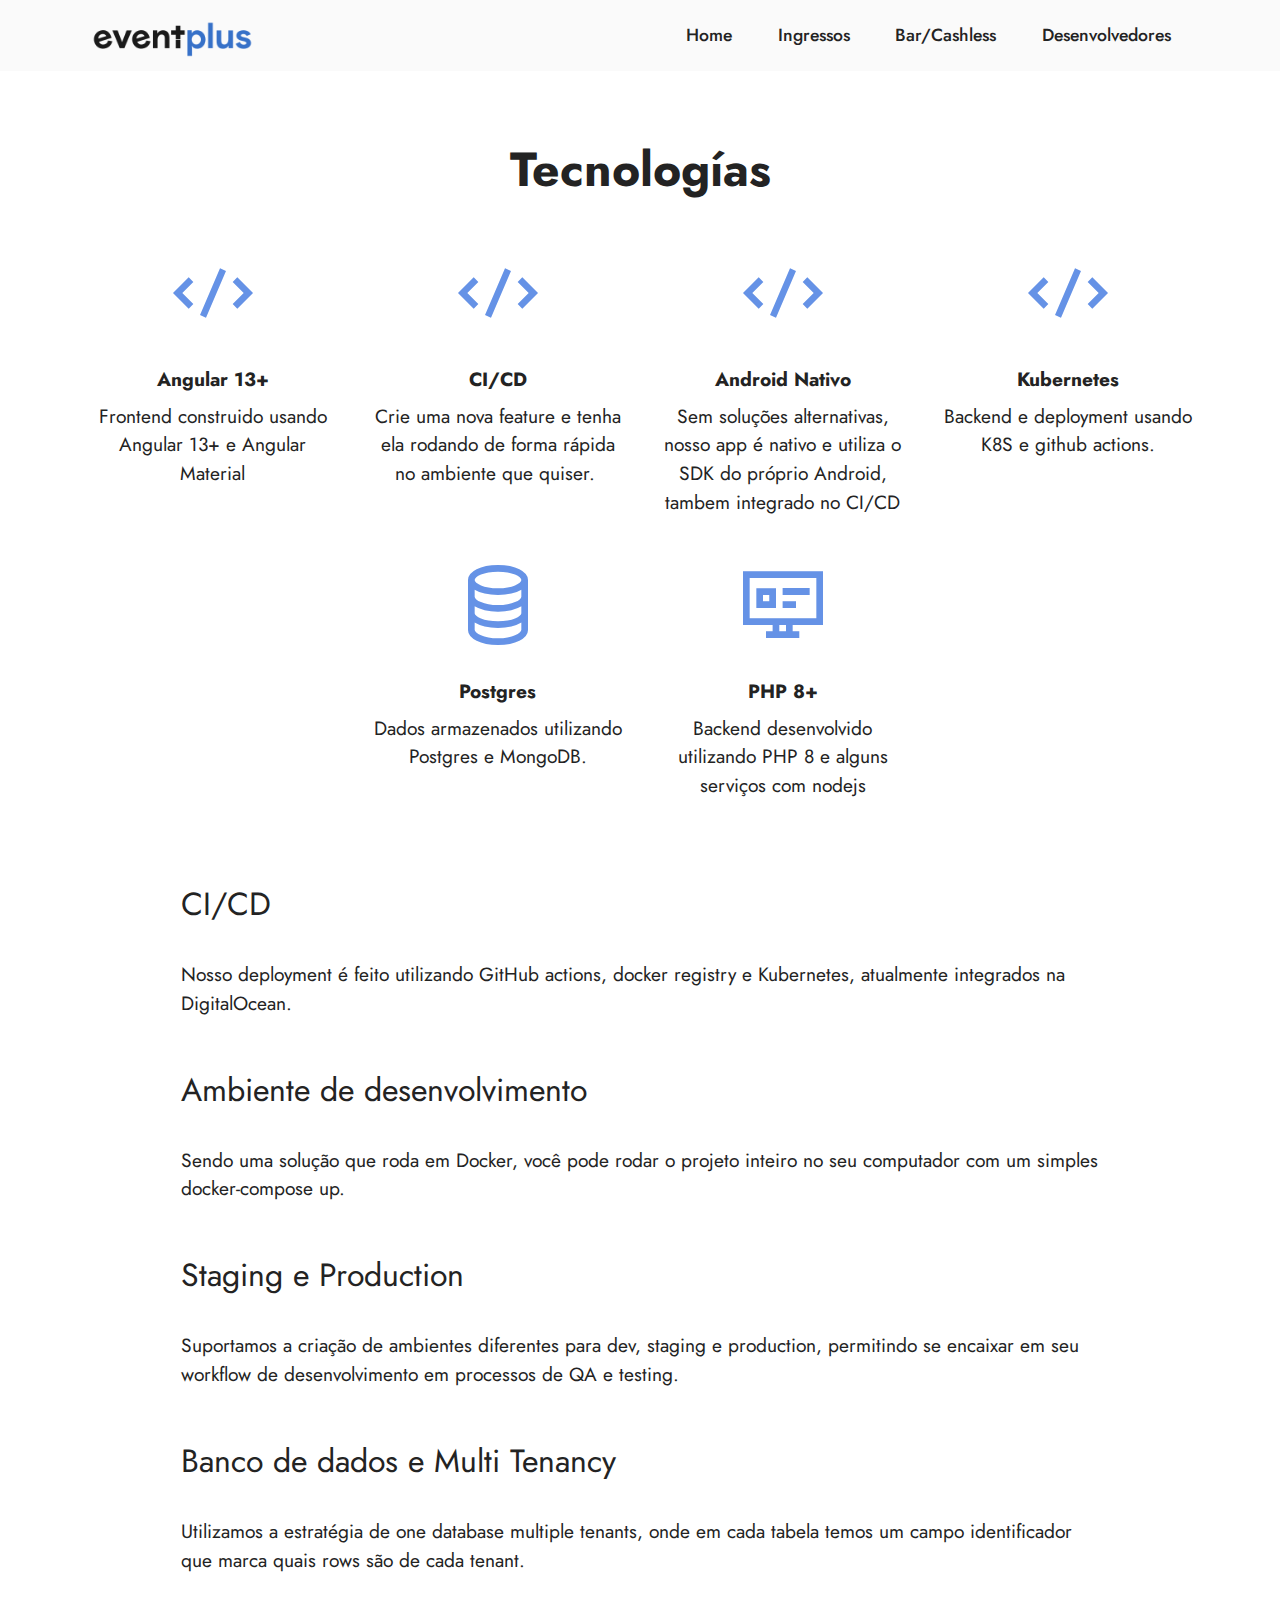
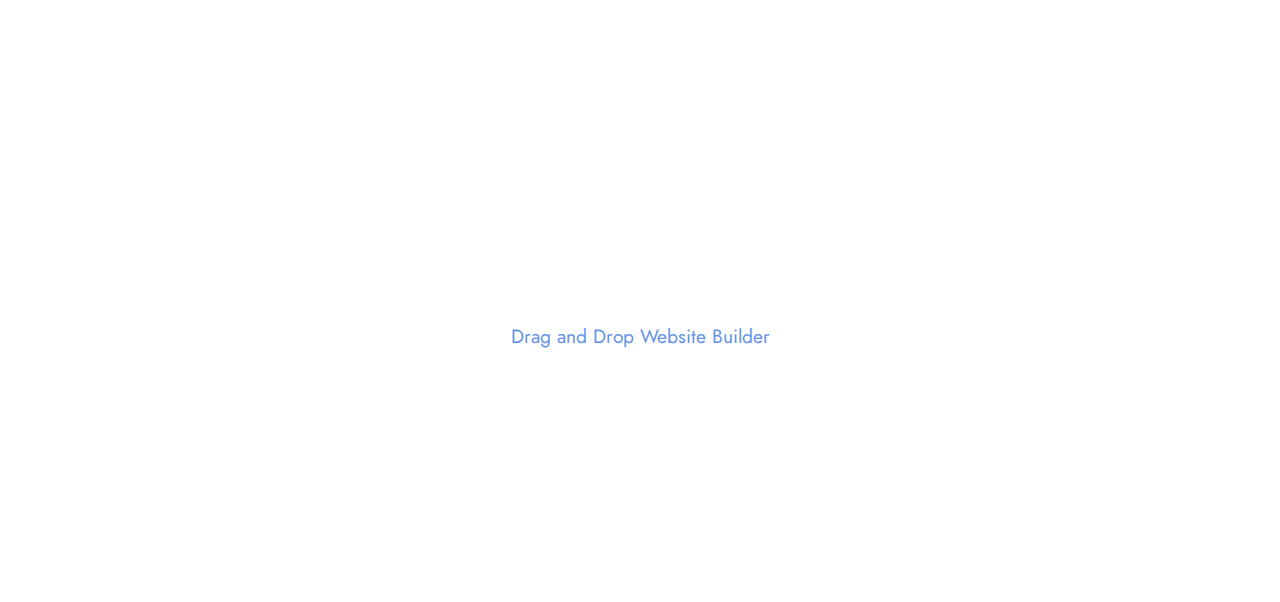
<file: page3.html>
<!DOCTYPE html>
<html  >
<head>
  <!-- Site made with Mobirise Website Builder v5.8.14, https://mobirise.com -->
  <meta charset="UTF-8">
  <meta http-equiv="X-UA-Compatible" content="IE=edge">
  <meta name="generator" content="Mobirise v5.8.14, mobirise.com">
  <meta name="viewport" content="width=device-width, initial-scale=1, minimum-scale=1">
  <link rel="shortcut icon" href="assets/images/eventplus.png" type="image/x-icon">
  <meta name="description" content="Crie setores e lotes com preços e configurações específicas para cada necessidade.">
  
  
  <title>Desenvolvedores</title>
  <link rel="stylesheet" href="assets/web/assets/mobirise-icons2/mobirise2.css">
  <link rel="stylesheet" href="assets/bootstrap/css/bootstrap.min.css">
  <link rel="stylesheet" href="assets/bootstrap/css/bootstrap-grid.min.css">
  <link rel="stylesheet" href="assets/bootstrap/css/bootstrap-reboot.min.css">
  <link rel="stylesheet" href="assets/parallax/jarallax.css">
  <link rel="stylesheet" href="assets/dropdown/css/style.css">
  <link rel="stylesheet" href="assets/socicon/css/styles.css">
  <link rel="stylesheet" href="assets/theme/css/style.css">
  <link rel="preload" href="https://fonts.googleapis.com/css?family=Jost:100,200,300,400,500,600,700,800,900,100i,200i,300i,400i,500i,600i,700i,800i,900i&display=swap" as="style" onload="this.onload=null;this.rel='stylesheet'">
  <noscript><link rel="stylesheet" href="https://fonts.googleapis.com/css?family=Jost:100,200,300,400,500,600,700,800,900,100i,200i,300i,400i,500i,600i,700i,800i,900i&display=swap"></noscript>
  <link rel="preload" as="style" href="assets/mobirise/css/mbr-additional.css"><link rel="stylesheet" href="assets/mobirise/css/mbr-additional.css" type="text/css">

  
  
  
</head>
<body>
  
  <section data-bs-version="5.1" class="menu menu2 cid-u4mJFi9Bul" once="menu" id="menu2-u">
    
    <nav class="navbar navbar-dropdown navbar-expand-lg">
        <div class="container">
            <div class="navbar-brand">
                <span class="navbar-logo">
                    <a href="https://mobiri.se">
                        <img src="assets/images/eventplus.png" alt="Mobirise Website Builder" style="height: 3rem;">
                    </a>
                </span>
                
            </div>
            <button class="navbar-toggler" type="button" data-toggle="collapse" data-bs-toggle="collapse" data-target="#navbarSupportedContent" data-bs-target="#navbarSupportedContent" aria-controls="navbarNavAltMarkup" aria-expanded="false" aria-label="Toggle navigation">
                <div class="hamburger">
                    <span></span>
                    <span></span>
                    <span></span>
                    <span></span>
                </div>
            </button>
            <div class="collapse navbar-collapse" id="navbarSupportedContent">
                <ul class="navbar-nav nav-dropdown nav-right" data-app-modern-menu="true"><li class="nav-item"><a class="nav-link link text-black text-primary display-4" href="index.html#top">Home</a></li><li class="nav-item"><a class="nav-link link text-black text-primary display-4" href="page1.html">Ingressos</a></li><li class="nav-item"><a class="nav-link link text-black text-primary display-4" href="page2.html">Bar/Cashless</a></li><li class="nav-item"><a class="nav-link link text-black text-primary display-4" href="page3.html">Desenvolvedores</a></li></ul>
                
                
            </div>
        </div>
    </nav>
</section>

<section data-bs-version="5.1" class="features25 cid-u4mJFgGuZL" id="features25-o">
    

    
    
    <div class="container">
        <div class="row mb-5">
            <!-- mbr-class="{'container': !fullWidth, 'container-fluid': fullWidth}" -->
            <div class="col-12">
                <h3 class="mbr-section-title mbr-fonts-style align-center mb-2 display-2">
                    <strong>Tecnologías</strong></h3>
                
            </div>
        </div>
        <div class="row">
            
            <div class="item features-without-image mb-5 col-12 col-md-3 active">
                <div class="item-wrapper align-center">
                    <div class="iconfont-wrapper">
                        <span class="mbr-iconfont mobi-mbri-code mobi-mbri"></span>
                    </div>
                    <h5 class="card-title mbr-fonts-style display-7"><strong>Angular 13+</strong></h5>
                    <p class="card-text mbr-fonts-style mb-0 display-7">Frontend construido usando Angular 13+ e Angular Material</p>
                </div>
            </div><div class="item features-without-image mb-5 col-12 col-md-3">
                <div class="item-wrapper align-center">
                    <div class="iconfont-wrapper">
                        <span class="mbr-iconfont mobi-mbri-code mobi-mbri"></span>
                    </div>
                    <h5 class="card-title mbr-fonts-style display-7"><strong>CI/CD</strong></h5>
                    <p class="card-text mbr-fonts-style mb-0 display-7">Crie uma nova feature e tenha ela rodando de forma rápida no ambiente que quiser.&nbsp;</p>
                </div>
            </div><div class="item features-without-image mb-5 col-12 col-md-3">
                <div class="item-wrapper align-center">
                    <div class="iconfont-wrapper">
                        <span class="mbr-iconfont mobi-mbri-code mobi-mbri"></span>
                    </div>
                    <h5 class="card-title mbr-fonts-style display-7"><strong>Android Nativo</strong></h5>
                    <p class="card-text mbr-fonts-style mb-0 display-7">Sem soluções alternativas, nosso app é nativo e utiliza o SDK do próprio Android, tambem integrado no CI/CD</p>
                </div>
            </div><div class="item features-without-image mb-5 col-12 col-md-3">
                <div class="item-wrapper align-center">
                    <div class="iconfont-wrapper">
                        <span class="mbr-iconfont mobi-mbri-code mobi-mbri"></span>
                    </div>
                    <h5 class="card-title mbr-fonts-style display-7"><strong>Kubernetes</strong></h5>
                    <p class="card-text mbr-fonts-style mb-0 display-7">Backend e deployment usando K8S e github actions.</p>
                </div>
            </div>
            <div class="item features-without-image mb-5 col-12 col-md-3">
                <div class="item-wrapper align-center">
                    <div class="card-box">
                        <div class="iconfont-wrapper">
                            <span class="mbr-iconfont mobi-mbri-database mobi-mbri"></span>
                        </div>
                        <h5 class="card-title mbr-fonts-style display-7"><strong>Postgres</strong></h5>
                        <p class="card-text mbr-fonts-style mb-0 display-7">Dados armazenados utilizando Postgres e MongoDB.</p>
                    </div>
                </div>
            </div>
            <div class="item features-without-image mb-5 col-12 col-md-3">
                <div class="item-wrapper align-center">
                    <div class="iconfont-wrapper">
                        <span class="mbr-iconfont mobi-mbri-sites mobi-mbri"></span>
                    </div>
                    <h5 class="card-title mbr-fonts-style display-7"><strong>PHP 8+</strong></h5>
                    <p class="card-text mbr-fonts-style mb-0 display-7">Backend desenvolvido utilizando PHP 8 e alguns serviços com nodejs</p>
                </div>
            </div>
        </div>
    </div>
</section>

<section data-bs-version="5.1" class="content5 cid-u4mJFh6tKI" id="content5-p">
    
    <div class="container">
        <div class="row justify-content-center">
            <div class="col-md-12 col-lg-10">
                
                <h4 class="mbr-section-subtitle mbr-fonts-style mb-4 display-5">
                    CI/CD</h4>
                <p class="mbr-text mbr-fonts-style display-7">Nosso deployment é feito utilizando GitHub actions, docker registry e Kubernetes, atualmente integrados na DigitalOcean.</p>
            </div>
        </div>
    </div>
</section>

<section data-bs-version="5.1" class="content5 cid-u4mJFhmhW3" id="content5-q">
    
    <div class="container">
        <div class="row justify-content-center">
            <div class="col-md-12 col-lg-10">
                
                <h4 class="mbr-section-subtitle mbr-fonts-style mb-4 display-5">
                    Ambiente de desenvolvimento</h4>
                <p class="mbr-text mbr-fonts-style display-7">Sendo uma solução que roda em Docker, você pode rodar o projeto inteiro no seu computador com um simples docker-compose up.&nbsp;</p>
            </div>
        </div>
    </div>
</section>

<section data-bs-version="5.1" class="content5 cid-u4mJFhzPxL" id="content5-r">
    
    <div class="container">
        <div class="row justify-content-center">
            <div class="col-md-12 col-lg-10">
                
                <h4 class="mbr-section-subtitle mbr-fonts-style mb-4 display-5">
                    Staging e Production</h4>
                <p class="mbr-text mbr-fonts-style display-7">Suportamos a criação de ambientes diferentes para dev, staging e production, permitindo se encaixar em seu workflow de desenvolvimento em processos de QA e testing.</p>
            </div>
        </div>
    </div>
</section>

<section data-bs-version="5.1" class="content5 cid-u4mJFhItn7" id="content5-s">
    
    <div class="container">
        <div class="row justify-content-center">
            <div class="col-md-12 col-lg-10">
                
                <h4 class="mbr-section-subtitle mbr-fonts-style mb-4 display-5">
                    Banco de dados e Multi Tenancy</h4>
                <p class="mbr-text mbr-fonts-style display-7">Utilizamos a estratégia de one database multiple tenants, onde em cada tabela temos um campo identificador que marca quais rows são de cada tenant.<br></p>
            </div>
        </div>
    </div>
</section>

<section data-bs-version="5.1" class="footer3 cid-u4mJFhRx6U mbr-reveal mbr-parallax-background" once="footers" id="footer3-t">

    

    <div class="mbr-overlay" style="opacity: 0.8; background-color: rgb(35, 35, 35);"></div>

    <div class="container-fluid">
        <div class="row align-center mbr-white">
            <div class="row row-links">
                <ul class="foot-menu">
                    
                    
                    
                    
                    
                <li class="foot-menu-item mbr-fonts-style display-7"><a href="index.html#header14-1f" class="text-white text-primary">Home</a></li><li class="foot-menu-item mbr-fonts-style display-7"><a href="page1.html#top" class="text-white text-primary">Ingressos</a></li><li class="foot-menu-item mbr-fonts-style display-7"><a href="index.html#header14-1f" class="text-white text-primary">Bar/Cashless</a></li><li class="foot-menu-item mbr-fonts-style display-7"><a href="page3.html" class="text-white text-primary">Desenvolvedores</a></li></ul>
            </div>
            
            <div class="row row-copirayt">
                <p class="mbr-text mb-0 mbr-fonts-style mbr-white align-center display-7">
                    © Copyright 2024 EventPlus. All Rights Reserved.
                </p>
            </div>
        </div>
    </div>
</section><section class="display-7" style="padding: 0;align-items: center;justify-content: center;flex-wrap: wrap;    align-content: center;display: flex;position: relative;height: 4rem;"><a href="https://mobiri.se/2640866" style="flex: 1 1;height: 4rem;position: absolute;width: 100%;z-index: 1;"><img alt="" style="height: 4rem;" src="[data-uri]"></a><p style="margin: 0;text-align: center;" class="display-7">&#8204;</p><a style="z-index:1" href="https://mobirise.com/drag-drop-website-builder.html">Drag and Drop Website Builder</a></section><script src="assets/bootstrap/js/bootstrap.bundle.min.js"></script>  <script src="assets/parallax/jarallax.js"></script>  <script src="assets/smoothscroll/smooth-scroll.js"></script>  <script src="assets/ytplayer/index.js"></script>  <script src="assets/dropdown/js/navbar-dropdown.js"></script>  <script src="assets/theme/js/script.js"></script>  
  
  
</body>
</html>
</file>
<file: assets/web/assets/mobirise-icons2/mobirise2.css>
@font-face {
  font-family: 'Moririse2';
  font-display: swap;
  src:  url('mobirise2.eot?f2bix4');
  src:  url('mobirise2.eot?f2bix4#iefix') format('embedded-opentype'),
    url('mobirise2.ttf?f2bix4') format('truetype'),
    url('mobirise2.woff?f2bix4') format('woff'),
    url('mobirise2.svg?f2bix4#mobirise2') format('svg');
  font-weight: normal;
  font-style: normal;
}

[class^="mobi-"], [class*=" mobi-"] {
  /* use !important to prevent issues with browser extensions that change fonts */
  font-family: 'Moririse2' !important;
  speak: none;
  font-style: normal;
  font-weight: normal;
  font-variant: normal;
  text-transform: none;
  line-height: 1;

  /* Better Font Rendering =========== */
  -webkit-font-smoothing: antialiased;
  -moz-osx-font-smoothing: grayscale;
}

.mobi-mbri-add-submenu:before {
  content: "\e900";
}
.mobi-mbri-alert:before {
  content: "\e901";
}
.mobi-mbri-align-center:before {
  content: "\e902";
}
.mobi-mbri-align-justify:before {
  content: "\e903";
}
.mobi-mbri-align-left:before {
  content: "\e904";
}
.mobi-mbri-align-right:before {
  content: "\e905";
}
.mobi-mbri-android:before {
  content: "\e906";
}
.mobi-mbri-apple:before {
  content: "\e907";
}
.mobi-mbri-arrow-down:before {
  content: "\e908";
}
.mobi-mbri-arrow-next:before {
  content: "\e909";
}
.mobi-mbri-arrow-prev:before {
  content: "\e90a";
}
.mobi-mbri-arrow-up:before {
  content: "\e90b";
}
.mobi-mbri-bold:before {
  content: "\e90c";
}
.mobi-mbri-bookmark:before {
  content: "\e90d";
}
.mobi-mbri-bootstrap:before {
  content: "\e90e";
}
.mobi-mbri-briefcase:before {
  content: "\e90f";
}
.mobi-mbri-browse:before {
  content: "\e910";
}
.mobi-mbri-bulleted-list:before {
  content: "\e911";
}
.mobi-mbri-calendar:before {
  content: "\e912";
}
.mobi-mbri-camera:before {
  content: "\e913";
}
.mobi-mbri-cart-add:before {
  content: "\e914";
}
.mobi-mbri-cart-full:before {
  content: "\e915";
}
.mobi-mbri-cash:before {
  content: "\e916";
}
.mobi-mbri-change-style:before {
  content: "\e917";
}
.mobi-mbri-chat:before {
  content: "\e918";
}
.mobi-mbri-clock:before {
  content: "\e919";
}
.mobi-mbri-close:before {
  content: "\e91a";
}
.mobi-mbri-cloud:before {
  content: "\e91b";
}
.mobi-mbri-code:before {
  content: "\e91c";
}
.mobi-mbri-contact-form:before {
  content: "\e91d";
}
.mobi-mbri-credit-card:before {
  content: "\e91e";
}
.mobi-mbri-cursor-click:before {
  content: "\e91f";
}
.mobi-mbri-cust-feedback:before {
  content: "\e920";
}
.mobi-mbri-database:before {
  content: "\e921";
}
.mobi-mbri-delivery:before {
  content: "\e922";
}
.mobi-mbri-desktop:before {
  content: "\e923";
}
.mobi-mbri-devices:before {
  content: "\e924";
}
.mobi-mbri-down:before {
  content: "\e925";
}
.mobi-mbri-download-2:before {
  content: "\e926";
}
.mobi-mbri-download:before {
  content: "\e927";
}
.mobi-mbri-drag-n-drop-2:before {
  content: "\e928";
}
.mobi-mbri-drag-n-drop:before {
  content: "\e929";
}
.mobi-mbri-edit-2:before {
  content: "\e92a";
}
.mobi-mbri-edit:before {
  content: "\e92b";
}
.mobi-mbri-error:before {
  content: "\e92c";
}
.mobi-mbri-extension:before {
  content: "\e92d";
}
.mobi-mbri-features:before {
  content: "\e92e";
}
.mobi-mbri-file:before {
  content: "\e92f";
}
.mobi-mbri-flag:before {
  content: "\e930";
}
.mobi-mbri-folder:before {
  content: "\e931";
}
.mobi-mbri-gift:before {
  content: "\e932";
}
.mobi-mbri-github:before {
  content: "\e933";
}
.mobi-mbri-globe-2:before {
  content: "\e934";
}
.mobi-mbri-globe:before {
  content: "\e935";
}
.mobi-mbri-growing-chart:before {
  content: "\e936";
}
.mobi-mbri-hearth:before {
  content: "\e937";
}
.mobi-mbri-help:before {
  content: "\e938";
}
.mobi-mbri-home:before {
  content: "\e939";
}
.mobi-mbri-hot-cup:before {
  content: "\e93a";
}
.mobi-mbri-idea:before {
  content: "\e93b";
}
.mobi-mbri-image-gallery:before {
  content: "\e93c";
}
.mobi-mbri-image-slider:before {
  content: "\e93d";
}
.mobi-mbri-info:before {
  content: "\e93e";
}
.mobi-mbri-italic:before {
  content: "\e93f";
}
.mobi-mbri-key:before {
  content: "\e940";
}
.mobi-mbri-laptop:before {
  content: "\e941";
}
.mobi-mbri-layers:before {
  content: "\e942";
}
.mobi-mbri-left-right:before {
  content: "\e943";
}
.mobi-mbri-left:before {
  content: "\e944";
}
.mobi-mbri-letter:before {
  content: "\e945";
}
.mobi-mbri-like:before {
  content: "\e946";
}
.mobi-mbri-link:before {
  content: "\e947";
}
.mobi-mbri-lock:before {
  content: "\e948";
}
.mobi-mbri-login:before {
  content: "\e949";
}
.mobi-mbri-logout:before {
  content: "\e94a";
}
.mobi-mbri-magic-stick:before {
  content: "\e94b";
}
.mobi-mbri-map-pin:before {
  content: "\e94c";
}
.mobi-mbri-menu:before {
  content: "\e94d";
}
.mobi-mbri-mobile-2:before {
  content: "\e94e";
}
.mobi-mbri-mobile-horizontal:before {
  content: "\e94f";
}
.mobi-mbri-mobile:before {
  content: "\e950";
}
.mobi-mbri-mobirise:before {
  content: "\e951";
}
.mobi-mbri-more-horizontal:before {
  content: "\e952";
}
.mobi-mbri-more-vertical:before {
  content: "\e953";
}
.mobi-mbri-music:before {
  content: "\e954";
}
.mobi-mbri-new-file:before {
  content: "\e955";
}
.mobi-mbri-numbered-list:before {
  content: "\e956";
}
.mobi-mbri-opened-folder:before {
  content: "\e957";
}
.mobi-mbri-pages:before {
  content: "\e958";
}
.mobi-mbri-paper-plane:before {
  content: "\e959";
}
.mobi-mbri-paperclip:before {
  content: "\e95a";
}
.mobi-mbri-phone:before {
  content: "\e95b";
}
.mobi-mbri-photo:before {
  content: "\e95c";
}
.mobi-mbri-photos:before {
  content: "\e95d";
}
.mobi-mbri-pin:before {
  content: "\e95e";
}
.mobi-mbri-play:before {
  content: "\e95f";
}
.mobi-mbri-plus:before {
  content: "\e960";
}
.mobi-mbri-preview:before {
  content: "\e961";
}
.mobi-mbri-print:before {
  content: "\e962";
}
.mobi-mbri-protect:before {
  content: "\e963";
}
.mobi-mbri-question:before {
  content: "\e964";
}
.mobi-mbri-quote-left:before {
  content: "\e965";
}
.mobi-mbri-quote-right:before {
  content: "\e966";
}
.mobi-mbri-redo:before {
  content: "\e967";
}
.mobi-mbri-refresh:before {
  content: "\e968";
}
.mobi-mbri-responsive-2:before {
  content: "\e969";
}
.mobi-mbri-responsive:before {
  content: "\e96a";
}
.mobi-mbri-right:before {
  content: "\e96b";
}
.mobi-mbri-rocket:before {
  content: "\e96c";
}
.mobi-mbri-sad-face:before {
  content: "\e96d";
}
.mobi-mbri-sale:before {
  content: "\e96e";
}
.mobi-mbri-save:before {
  content: "\e96f";
}
.mobi-mbri-search:before {
  content: "\e970";
}
.mobi-mbri-setting-2:before {
  content: "\e971";
}
.mobi-mbri-setting-3:before {
  content: "\e972";
}
.mobi-mbri-setting:before {
  content: "\e973";
}
.mobi-mbri-share:before {
  content: "\e974";
}
.mobi-mbri-shopping-bag:before {
  content: "\e975";
}
.mobi-mbri-shopping-basket:before {
  content: "\e976";
}
.mobi-mbri-shopping-cart:before {
  content: "\e977";
}
.mobi-mbri-sites:before {
  content: "\e978";
}
.mobi-mbri-smile-face:before {
  content: "\e979";
}
.mobi-mbri-speed:before {
  content: "\e97a";
}
.mobi-mbri-star:before {
  content: "\e97b";
}
.mobi-mbri-success:before {
  content: "\e97c";
}
.mobi-mbri-sun:before {
  content: "\e97d";
}
.mobi-mbri-sun2:before {
  content: "\e97e";
}
.mobi-mbri-tablet-vertical:before {
  content: "\e97f";
}
.mobi-mbri-tablet:before {
  content: "\e980";
}
.mobi-mbri-target:before {
  content: "\e981";
}
.mobi-mbri-timer:before {
  content: "\e982";
}
.mobi-mbri-to-ftp:before {
  content: "\e983";
}
.mobi-mbri-to-local-drive:before {
  content: "\e984";
}
.mobi-mbri-touch-swipe:before {
  content: "\e985";
}
.mobi-mbri-touch:before {
  content: "\e986";
}
.mobi-mbri-trash:before {
  content: "\e987";
}
.mobi-mbri-underline:before {
  content: "\e988";
}
.mobi-mbri-undo:before {
  content: "\e989";
}
.mobi-mbri-unlink:before {
  content: "\e98a";
}
.mobi-mbri-unlock:before {
  content: "\e98b";
}
.mobi-mbri-up-down:before {
  content: "\e98c";
}
.mobi-mbri-up:before {
  content: "\e98d";
}
.mobi-mbri-update:before {
  content: "\e98e";
}
.mobi-mbri-upload-2:before {
  content: "\e98f";
}
.mobi-mbri-upload:before {
  content: "\e990";
}
.mobi-mbri-user-2:before {
  content: "\e991";
}
.mobi-mbri-user:before {
  content: "\e992";
}
.mobi-mbri-users:before {
  content: "\e993";
}
.mobi-mbri-video-play:before {
  content: "\e994";
}
.mobi-mbri-video:before {
  content: "\e995";
}
.mobi-mbri-watch:before {
  content: "\e996";
}
.mobi-mbri-website-theme-2:before {
  content: "\e997";
}
.mobi-mbri-website-theme:before {
  content: "\e998";
}
.mobi-mbri-wifi:before {
  content: "\e999";
}
.mobi-mbri-windows:before {
  content: "\e99a";
}
.mobi-mbri-zoom-in:before {
  content: "\e99b";
}
.mobi-mbri-zoom-out:before {
  content: "\e99c";
}
</file>
<file: assets/web/assets/mobirise-icons-bold/mobirise-icons-bold.css>
@font-face {
  font-family: 'mobirise-icons-bold';
  font-display: swap;
  src:  url('mobirise-icons-bold.eot?m1l4yr');
  src:  url('mobirise-icons-bold.eot?m1l4yr#iefix') format('embedded-opentype'),
    url('mobirise-icons-bold.ttf?m1l4yr') format('truetype'),
    url('mobirise-icons-bold.woff?m1l4yr') format('woff'),
    url('mobirise-icons-bold.svg?m1l4yr#mobirise-icons-bold') format('svg');
  font-weight: normal;
  font-style: normal;
}

[class^="mbrib-"], [class*="mbrib-"] {
  /* use !important to prevent issues with browser extensions that change fonts */
  font-family: 'mobirise-icons-bold' !important;
  speak: none;
  font-style: normal;
  font-weight: normal;
  font-variant: normal;
  text-transform: none;
  line-height: 1;

  /* Better Font Rendering =========== */
  -webkit-font-smoothing: antialiased;
  -moz-osx-font-smoothing: grayscale;
}

.mbrib-add-submenu:before {
  content: "\e900";
}
.mbrib-alert:before {
  content: "\e901";
}
.mbrib-align-center:before {
  content: "\e902";
}
.mbrib-align-justify:before {
  content: "\e903";
}
.mbrib-align-left:before {
  content: "\e904";
}
.mbrib-align-right:before {
  content: "\e905";
}
.mbrib-android:before {
  content: "\e906";
}
.mbrib-apple:before {
  content: "\e907";
}
.mbrib-arrow-down:before {
  content: "\e908";
}
.mbrib-arrow-next:before {
  content: "\e909";
}
.mbrib-arrow-prev:before {
  content: "\e90a";
}
.mbrib-arrow-up:before {
  content: "\e90b";
}
.mbrib-bold:before {
  content: "\e90c";
}
.mbrib-bookmark:before {
  content: "\e90d";
}
.mbrib-bootstrap:before {
  content: "\e90e";
}
.mbrib-briefcase:before {
  content: "\e90f";
}
.mbrib-browse:before {
  content: "\e910";
}
.mbrib-bulleted-list:before {
  content: "\e911";
}
.mbrib-calendar:before {
  content: "\e912";
}
.mbrib-camera:before {
  content: "\e913";
}
.mbrib-cart-add:before {
  content: "\e914";
}
.mbrib-cart-full:before {
  content: "\e915";
}
.mbrib-cash:before {
  content: "\e916";
}
.mbrib-change-style:before {
  content: "\e917";
}
.mbrib-chat:before {
  content: "\e918";
}
.mbrib-clock:before {
  content: "\e919";
}
.mbrib-close:before {
  content: "\e91a";
}
.mbrib-cloud:before {
  content: "\e91b";
}
.mbrib-code:before {
  content: "\e91c";
}
.mbrib-contact-form:before {
  content: "\e91d";
}
.mbrib-credit-card:before {
  content: "\e91e";
}
.mbrib-cursor-click:before {
  content: "\e91f";
}
.mbrib-cust-feedback:before {
  content: "\e920";
}
.mbrib-database:before {
  content: "\e921";
}
.mbrib-delivery:before {
  content: "\e922";
}
.mbrib-desktop:before {
  content: "\e923";
}
.mbrib-devices:before {
  content: "\e924";
}
.mbrib-down:before {
  content: "\e925";
}
.mbrib-download:before {
  content: "\e926";
}
.mbrib-drag-n-drop:before {
  content: "\e927";
}
.mbrib-drag-n-drop2:before {
  content: "\e928";
}
.mbrib-edit:before {
  content: "\e929";
}
.mbrib-edit2:before {
  content: "\e92a";
}
.mbrib-error:before {
  content: "\e92b";
}
.mbrib-extension:before {
  content: "\e92c";
}
.mbrib-features:before {
  content: "\e92d";
}
.mbrib-file:before {
  content: "\e92e";
}
.mbrib-flag:before {
  content: "\e92f";
}
.mbrib-folder:before {
  content: "\e930";
}
.mbrib-gift:before {
  content: "\e931";
}
.mbrib-github:before {
  content: "\e932";
}
.mbrib-globe-2:before {
  content: "\e933";
}
.mbrib-globe:before {
  content: "\e934";
}
.mbrib-growing-chart:before {
  content: "\e935";
}
.mbrib-hearth:before {
  content: "\e936";
}
.mbrib-help:before {
  content: "\e937";
}
.mbrib-home:before {
  content: "\e938";
}
.mbrib-hot-cup:before {
  content: "\e939";
}
.mbrib-idea:before {
  content: "\e93a";
}
.mbrib-image-gallery:before {
  content: "\e93b";
}
.mbrib-image-slider:before {
  content: "\e93c";
}
.mbrib-info:before {
  content: "\e93d";
}
.mbrib-italic:before {
  content: "\e93e";
}
.mbrib-key:before {
  content: "\e93f";
}
.mbrib-laptop:before {
  content: "\e940";
}
.mbrib-layers:before {
  content: "\e941";
}
.mbrib-left-right:before {
  content: "\e942";
}
.mbrib-left:before {
  content: "\e943";
}
.mbrib-letter:before {
  content: "\e944";
}
.mbrib-like:before {
  content: "\e945";
}
.mbrib-link:before {
  content: "\e946";
}
.mbrib-lock:before {
  content: "\e947";
}
.mbrib-login:before {
  content: "\e948";
}
.mbrib-logout:before {
  content: "\e949";
}
.mbrib-magic-stick:before {
  content: "\e94a";
}
.mbrib-map-pin:before {
  content: "\e94b";
}
.mbrib-menu:before {
  content: "\e94c";
}
.mbrib-mobile:before {
  content: "\e94d";
}
.mbrib-mobile2:before {
  content: "\e94e";
}
.mbrib-mobirise:before {
  content: "\e94f";
}
.mbrib-more-horizontal:before {
  content: "\e950";
}
.mbrib-more-vertical:before {
  content: "\e951";
}
.mbrib-music:before {
  content: "\e952";
}
.mbrib-new-file:before {
  content: "\e953";
}
.mbrib-numbered-list:before {
  content: "\e954";
}
.mbrib-opened-folder:before {
  content: "\e955";
}
.mbrib-pages:before {
  content: "\e956";
}
.mbrib-paper-plane:before {
  content: "\e957";
}
.mbrib-paperclip:before {
  content: "\e958";
}
.mbrib-photo:before {
  content: "\e959";
}
.mbrib-photos:before {
  content: "\e95a";
}
.mbrib-pin:before {
  content: "\e95b";
}
.mbrib-play:before {
  content: "\e95c";
}
.mbrib-plus:before {
  content: "\e95d";
}
.mbrib-preview:before {
  content: "\e95e";
}
.mbrib-print:before {
  content: "\e95f";
}
.mbrib-protect:before {
  content: "\e960";
}
.mbrib-question:before {
  content: "\e961";
}
.mbrib-quote-left:before {
  content: "\e962";
}
.mbrib-quote-right:before {
  content: "\e963";
}
.mbrib-redo:before {
  content: "\e964";
}
.mbrib-refresh:before {
  content: "\e965";
}
.mbrib-responsive:before {
  content: "\e966";
}
.mbrib-right:before {
  content: "\e967";
}
.mbrib-rocket:before {
  content: "\e968";
}
.mbrib-sad-face:before {
  content: "\e969";
}
.mbrib-sale:before {
  content: "\e96a";
}
.mbrib-save:before {
  content: "\e96b";
}
.mbrib-search:before {
  content: "\e96c";
}
.mbrib-setting:before {
  content: "\e96d";
}
.mbrib-setting2:before {
  content: "\e96e";
}
.mbrib-setting3:before {
  content: "\e96f";
}
.mbrib-share:before {
  content: "\e970";
}
.mbrib-shopping-bag:before {
  content: "\e971";
}
.mbrib-shopping-basket:before {
  content: "\e972";
}
.mbrib-shopping-cart:before {
  content: "\e973";
}
.mbrib-sites:before {
  content: "\e974";
}
.mbrib-smile-face:before {
  content: "\e975";
}
.mbrib-speed:before {
  content: "\e976";
}
.mbrib-star:before {
  content: "\e977";
}
.mbrib-success:before {
  content: "\e978";
}
.mbrib-sun:before {
  content: "\e979";
}
.mbrib-sun2:before {
  content: "\e97a";
}
.mbrib-tablet-vertical:before {
  content: "\e97b";
}
.mbrib-tablet:before {
  content: "\e97c";
}
.mbrib-target:before {
  content: "\e97d";
}
.mbrib-timer:before {
  content: "\e97e";
}
.mbrib-to-ftp:before {
  content: "\e97f";
}
.mbrib-to-local-drive:before {
  content: "\e980";
}
.mbrib-touch-swipe:before {
  content: "\e981";
}
.mbrib-touch:before {
  content: "\e982";
}
.mbrib-trash:before {
  content: "\e983";
}
.mbrib-underline:before {
  content: "\e984";
}
.mbrib-undo:before {
  content: "\e985";
}
.mbrib-unlink:before {
  content: "\e986";
}
.mbrib-unlock:before {
  content: "\e987";
}
.mbrib-up-down:before {
  content: "\e988";
}
.mbrib-up:before {
  content: "\e989";
}
.mbrib-update:before {
  content: "\e98a";
}
.mbrib-upload:before {
  content: "\e98b";
}
.mbrib-user:before {
  content: "\e98c";
}
.mbrib-user2:before {
  content: "\e98d";
}
.mbrib-users:before {
  content: "\e98e";
}
.mbrib-video-play:before {
  content: "\e98f";
}
.mbrib-video:before {
  content: "\e990";
}
.mbrib-watch:before {
  content: "\e991";
}
.mbrib-website-theme:before {
  content: "\e992";
}
.mbrib-wifi:before {
  content: "\e993";
}
.mbrib-windows:before {
  content: "\e994";
}
.mbrib-zoom-out:before {
  content: "\e995";
}
</file>
<file: assets/dropdown/css/style.css>
.navbar-dropdown {
  left: 0;
  padding: 0;
  position: absolute;
  right: 0;
  top: 0;
  transition: all 0.45s ease;
  z-index: 1030;
  background: #282828; }
  .navbar-dropdown .navbar-logo {
    margin-right: 0.8rem;
    transition: margin 0.3s ease-in-out;
    vertical-align: middle; }
    .navbar-dropdown .navbar-logo img {
      height: 3.125rem;
      transition: all 0.3s ease-in-out; }
    .navbar-dropdown .navbar-logo.mbr-iconfont {
      font-size: 3.125rem;
      line-height: 3.125rem; }
  .navbar-dropdown .navbar-caption {
    font-weight: 700;
    white-space: normal;
    vertical-align: -4px;
    line-height: 3.125rem !important; }
    .navbar-dropdown .navbar-caption, .navbar-dropdown .navbar-caption:hover {
      color: inherit;
      text-decoration: none; }
  .navbar-dropdown .mbr-iconfont + .navbar-caption {
    vertical-align: -1px; }
  .navbar-dropdown.navbar-fixed-top {
    position: fixed; }
  .navbar-dropdown .navbar-brand span {
    vertical-align: -4px; }
  .navbar-dropdown.bg-color.transparent {
    background: none; }
  .navbar-dropdown.navbar-short .navbar-brand {
    padding: 0.625rem 0; }
    .navbar-dropdown.navbar-short .navbar-brand span {
      vertical-align: -1px; }
  .navbar-dropdown.navbar-short .navbar-caption {
    line-height: 2.375rem !important;
    vertical-align: -2px; }
  .navbar-dropdown.navbar-short .navbar-logo {
    margin-right: 0.5rem; }
    .navbar-dropdown.navbar-short .navbar-logo img {
      height: 2.375rem; }
    .navbar-dropdown.navbar-short .navbar-logo.mbr-iconfont {
      font-size: 2.375rem;
      line-height: 2.375rem; }
  .navbar-dropdown.navbar-short .mbr-table-cell {
    height: 3.625rem; }
  .navbar-dropdown .navbar-close {
    left: 0.6875rem;
    position: fixed;
    top: 0.75rem;
    z-index: 1000; }
  .navbar-dropdown .hamburger-icon {
    content: "";
    display: inline-block;
    vertical-align: middle;
    width: 16px;
    -webkit-box-shadow: 0 -6px 0 1px #282828,0 0 0 1px #282828,0 6px 0 1px #282828;
    -moz-box-shadow: 0 -6px 0 1px #282828,0 0 0 1px #282828,0 6px 0 1px #282828;
    box-shadow: 0 -6px 0 1px #282828,0 0 0 1px #282828,0 6px 0 1px #282828; }

.dropdown-menu .dropdown-toggle[data-toggle="dropdown-submenu"]::after {
  border-bottom: 0.35em solid transparent;
  border-left: 0.35em solid;
  border-right: 0;
  border-top: 0.35em solid transparent;
  margin-left: 0.3rem; }

.dropdown-menu .dropdown-item:focus {
  outline: 0; }

.nav-dropdown {
  font-size: 0.75rem;
  font-weight: 500;
  height: auto !important; }
  .nav-dropdown .nav-btn {
    padding-left: 1rem; }
  .nav-dropdown .link {
    margin: .667em 1.667em;
    font-weight: 500;
    padding: 0;
    transition: color .2s ease-in-out; }
    .nav-dropdown .link.dropdown-toggle {
      margin-right: 2.583em; }
      .nav-dropdown .link.dropdown-toggle::after {
        margin-left: .25rem;
        border-top: 0.35em solid;
        border-right: 0.35em solid transparent;
        border-left: 0.35em solid transparent;
        border-bottom: 0; }
      .nav-dropdown .link.dropdown-toggle[aria-expanded="true"] {
        margin: 0;
        padding: 0.667em 3.263em  0.667em 1.667em; }
  .nav-dropdown .link::after,
  .nav-dropdown .dropdown-item::after {
    color: inherit; }
  .nav-dropdown .btn {
    font-size: 0.75rem;
    font-weight: 700;
    letter-spacing: 0;
    margin-bottom: 0;
    padding-left: 1.25rem;
    padding-right: 1.25rem; }
  .nav-dropdown .dropdown-menu {
    border-radius: 0;
    border: 0;
    left: 0;
    margin: 0;
    padding-bottom: 1.25rem;
    padding-top: 1.25rem;
    position: relative; }
  .nav-dropdown .dropdown-submenu {
    margin-left: 0.125rem;
    top: 0; }
  .nav-dropdown .dropdown-item {
    font-weight: 500;
    line-height: 2;
    padding: 0.3846em 4.615em 0.3846em 1.5385em;
    position: relative;
    transition: color .2s ease-in-out, background-color .2s ease-in-out; }
    .nav-dropdown .dropdown-item::after {
      margin-top: -0.3077em;
      position: absolute;
      right: 1.1538em;
      top: 50%; }
    .nav-dropdown .dropdown-item:focus, .nav-dropdown .dropdown-item:hover {
      background: none; }

@media (max-width: 767px) {
  .nav-dropdown.navbar-toggleable-sm {
    bottom: 0;
    display: none;
    left: 0;
    overflow-x: hidden;
    position: fixed;
    top: 0;
    transform: translateX(-100%);
    -ms-transform: translateX(-100%);
    -webkit-transform: translateX(-100%);
    width: 18.75rem;
    z-index: 999; } }
.nav-dropdown.navbar-toggleable-xl {
  bottom: 0;
  display: none;
  left: 0;
  overflow-x: hidden;
  position: fixed;
  top: 0;
  transform: translateX(-100%);
  -ms-transform: translateX(-100%);
  -webkit-transform: translateX(-100%);
  width: 18.75rem;
  z-index: 999; }

.nav-dropdown-sm {
  display: block !important;
  overflow-x: hidden;
  overflow: auto;
  padding-top: 3.875rem; }
  .nav-dropdown-sm::after {
    content: "";
    display: block;
    height: 3rem;
    width: 100%; }
  .nav-dropdown-sm.collapse.in ~ .navbar-close {
    display: block !important; }
  .nav-dropdown-sm.collapsing, .nav-dropdown-sm.collapse.in {
    transform: translateX(0);
    -ms-transform: translateX(0);
    -webkit-transform: translateX(0);
    transition: all 0.25s ease-out;
    -webkit-transition: all 0.25s ease-out;
    background: #282828; }
  .nav-dropdown-sm.collapsing[aria-expanded="false"] {
    transform: translateX(-100%);
    -ms-transform: translateX(-100%);
    -webkit-transform: translateX(-100%); }
  .nav-dropdown-sm .nav-item {
    display: block;
    margin-left: 0 !important;
    padding-left: 0; }
  .nav-dropdown-sm .link,
  .nav-dropdown-sm .dropdown-item {
    border-top: 1px dotted rgba(255, 255, 255, 0.1);
    font-size: 0.8125rem;
    line-height: 1.6;
    margin: 0 !important;
    padding: 0.875rem 2.4rem 0.875rem 1.5625rem !important;
    position: relative;
    white-space: normal; }
    .nav-dropdown-sm .link:focus, .nav-dropdown-sm .link:hover,
    .nav-dropdown-sm .dropdown-item:focus,
    .nav-dropdown-sm .dropdown-item:hover {
      background: rgba(0, 0, 0, 0.2) !important;
      color: #c0a375; }
  .nav-dropdown-sm .nav-btn {
    position: relative;
    padding: 1.5625rem 1.5625rem 0 1.5625rem; }
    .nav-dropdown-sm .nav-btn::before {
      border-top: 1px dotted rgba(255, 255, 255, 0.1);
      content: "";
      left: 0;
      position: absolute;
      top: 0;
      width: 100%; }
    .nav-dropdown-sm .nav-btn + .nav-btn {
      padding-top: 0.625rem; }
      .nav-dropdown-sm .nav-btn + .nav-btn::before {
        display: none; }
  .nav-dropdown-sm .btn {
    padding: 0.625rem 0; }
  .nav-dropdown-sm .dropdown-toggle[data-toggle="dropdown-submenu"]::after {
    margin-left: .25rem;
    border-top: 0.35em solid;
    border-right: 0.35em solid transparent;
    border-left: 0.35em solid transparent;
    border-bottom: 0; }
  .nav-dropdown-sm .dropdown-toggle[data-toggle="dropdown-submenu"][aria-expanded="true"]::after {
    border-top: 0;
    border-right: 0.35em solid transparent;
    border-left: 0.35em solid transparent;
    border-bottom: 0.35em solid; }
  .nav-dropdown-sm .dropdown-menu {
    margin: 0;
    padding: 0;
    position: relative;
    top: 0;
    left: 0;
    width: 100%;
    border: 0;
    float: none;
    border-radius: 0;
    background: none; }
  .nav-dropdown-sm .dropdown-submenu {
    left: 100%;
    margin-left: 0.125rem;
    margin-top: -1.25rem;
    top: 0; }

.navbar-toggleable-sm .nav-dropdown .dropdown-menu {
  position: absolute; }

.navbar-toggleable-sm .nav-dropdown .dropdown-submenu {
  left: 100%;
  margin-left: 0.125rem;
  margin-top: -1.25rem;
  top: 0; }

.navbar-toggleable-sm.opened .nav-dropdown .dropdown-menu {
  position: relative; }

.navbar-toggleable-sm.opened .nav-dropdown .dropdown-submenu {
  left: 0;
  margin-left: 00rem;
  margin-top: 0rem;
  top: 0; }

.is-builder .nav-dropdown.collapsing {
  transition: none !important; }
</file>
<file: assets/socicon/css/styles.css>
@charset "UTF-8";

@font-face {
  font-family: 'Socicon';
  src:  url('../fonts/socicon.eot');
  src:  url('../fonts/socicon.eot?#iefix') format('embedded-opentype'),
    url('../fonts/socicon.woff2') format('woff2'),
    url('../fonts/socicon.ttf') format('truetype'),
    url('../fonts/socicon.woff') format('woff'),
    url('../fonts/socicon.svg#socicon') format('svg');
  font-weight: normal;
  font-style: normal;
  font-display: swap;
}

[data-icon]:before {
  font-family: "socicon" !important;
  content: attr(data-icon);
  font-style: normal !important;
  font-weight: normal !important;
  font-variant: normal !important;
  text-transform: none !important;
  speak: none;
  line-height: 1;
  -webkit-font-smoothing: antialiased;
  -moz-osx-font-smoothing: grayscale;
}

[class^="socicon-"], [class*=" socicon-"] {
  /* use !important to prevent issues with browser extensions that change fonts */
  font-family: 'Socicon' !important;
  speak: none;
  font-style: normal;
  font-weight: normal;
  font-variant: normal;
  text-transform: none;
  line-height: 1;

  /* Better Font Rendering =========== */
  -webkit-font-smoothing: antialiased;
  -moz-osx-font-smoothing: grayscale;
}

.socicon-eitaa:before {
  content: "\e97c";
}
.socicon-soroush:before {
  content: "\e97d";
}
.socicon-bale:before {
  content: "\e97e";
}
.socicon-zazzle:before {
  content: "\e97b";
}
.socicon-society6:before {
  content: "\e97a";
}
.socicon-redbubble:before {
  content: "\e979";
}
.socicon-avvo:before {
  content: "\e978";
}
.socicon-stitcher:before {
  content: "\e977";
}
.socicon-googlehangouts:before {
  content: "\e974";
}
.socicon-dlive:before {
  content: "\e975";
}
.socicon-vsco:before {
  content: "\e976";
}
.socicon-flipboard:before {
  content: "\e973";
}
.socicon-ubuntu:before {
  content: "\e958";
}
.socicon-artstation:before {
  content: "\e959";
}
.socicon-invision:before {
  content: "\e95a";
}
.socicon-torial:before {
  content: "\e95b";
}
.socicon-collectorz:before {
  content: "\e95c";
}
.socicon-seenthis:before {
  content: "\e95d";
}
.socicon-googleplaymusic:before {
  content: "\e95e";
}
.socicon-debian:before {
  content: "\e95f";
}
.socicon-filmfreeway:before {
  content: "\e960";
}
.socicon-gnome:before {
  content: "\e961";
}
.socicon-itchio:before {
  content: "\e962";
}
.socicon-jamendo:before {
  content: "\e963";
}
.socicon-mix:before {
  content: "\e964";
}
.socicon-sharepoint:before {
  content: "\e965";
}
.socicon-tinder:before {
  content: "\e966";
}
.socicon-windguru:before {
  content: "\e967";
}
.socicon-cdbaby:before {
  content: "\e968";
}
.socicon-elementaryos:before {
  content: "\e969";
}
.socicon-stage32:before {
  content: "\e96a";
}
.socicon-tiktok:before {
  content: "\e96b";
}
.socicon-gitter:before {
  content: "\e96c";
}
.socicon-letterboxd:before {
  content: "\e96d";
}
.socicon-threema:before {
  content: "\e96e";
}
.socicon-splice:before {
  content: "\e96f";
}
.socicon-metapop:before {
  content: "\e970";
}
.socicon-naver:before {
  content: "\e971";
}
.socicon-remote:before {
  content: "\e972";
}
.socicon-internet:before {
  content: "\e957";
}
.socicon-moddb:before {
  content: "\e94b";
}
.socicon-indiedb:before {
  content: "\e94c";
}
.socicon-traxsource:before {
  content: "\e94d";
}
.socicon-gamefor:before {
  content: "\e94e";
}
.socicon-pixiv:before {
  content: "\e94f";
}
.socicon-myanimelist:before {
  content: "\e950";
}
.socicon-blackberry:before {
  content: "\e951";
}
.socicon-wickr:before {
  content: "\e952";
}
.socicon-spip:before {
  content: "\e953";
}
.socicon-napster:before {
  content: "\e954";
}
.socicon-beatport:before {
  content: "\e955";
}
.socicon-hackerone:before {
  content: "\e956";
}
.socicon-hackernews:before {
  content: "\e946";
}
.socicon-smashwords:before {
  content: "\e947";
}
.socicon-kobo:before {
  content: "\e948";
}
.socicon-bookbub:before {
  content: "\e949";
}
.socicon-mailru:before {
  content: "\e94a";
}
.socicon-gitlab:before {
  content: "\e945";
}
.socicon-instructables:before {
  content: "\e944";
}
.socicon-portfolio:before {
  content: "\e943";
}
.socicon-codered:before {
  content: "\e940";
}
.socicon-origin:before {
  content: "\e941";
}
.socicon-nextdoor:before {
  content: "\e942";
}
.socicon-udemy:before {
  content: "\e93f";
}
.socicon-livemaster:before {
  content: "\e93e";
}
.socicon-crunchbase:before {
  content: "\e93b";
}
.socicon-homefy:before {
  content: "\e93c";
}
.socicon-calendly:before {
  content: "\e93d";
}
.socicon-realtor:before {
  content: "\e90f";
}
.socicon-tidal:before {
  content: "\e910";
}
.socicon-qobuz:before {
  content: "\e911";
}
.socicon-natgeo:before {
  content: "\e912";
}
.socicon-mastodon:before {
  content: "\e913";
}
.socicon-unsplash:before {
  content: "\e914";
}
.socicon-homeadvisor:before {
  content: "\e915";
}
.socicon-angieslist:before {
  content: "\e916";
}
.socicon-codepen:before {
  content: "\e917";
}
.socicon-slack:before {
  content: "\e918";
}
.socicon-openaigym:before {
  content: "\e919";
}
.socicon-logmein:before {
  content: "\e91a";
}
.socicon-fiverr:before {
  content: "\e91b";
}
.socicon-gotomeeting:before {
  content: "\e91c";
}
.socicon-aliexpress:before {
  content: "\e91d";
}
.socicon-guru:before {
  content: "\e91e";
}
.socicon-appstore:before {
  content: "\e91f";
}
.socicon-homes:before {
  content: "\e920";
}
.socicon-zoom:before {
  content: "\e921";
}
.socicon-alibaba:before {
  content: "\e922";
}
.socicon-craigslist:before {
  content: "\e923";
}
.socicon-wix:before {
  content: "\e924";
}
.socicon-redfin:before {
  content: "\e925";
}
.socicon-googlecalendar:before {
  content: "\e926";
}
.socicon-shopify:before {
  content: "\e927";
}
.socicon-freelancer:before {
  content: "\e928";
}
.socicon-seedrs:before {
  content: "\e929";
}
.socicon-bing:before {
  content: "\e92a";
}
.socicon-doodle:before {
  content: "\e92b";
}
.socicon-bonanza:before {
  content: "\e92c";
}
.socicon-squarespace:before {
  content: "\e92d";
}
.socicon-toptal:before {
  content: "\e92e";
}
.socicon-gust:before {
  content: "\e92f";
}
.socicon-ask:before {
  content: "\e930";
}
.socicon-trulia:before {
  content: "\e931";
}
.socicon-loomly:before {
  content: "\e932";
}
.socicon-ghost:before {
  content: "\e933";
}
.socicon-upwork:before {
  content: "\e934";
}
.socicon-fundable:before {
  content: "\e935";
}
.socicon-booking:before {
  content: "\e936";
}
.socicon-googlemaps:before {
  content: "\e937";
}
.socicon-zillow:before {
  content: "\e938";
}
.socicon-niconico:before {
  content: "\e939";
}
.socicon-toneden:before {
  content: "\e93a";
}
.socicon-augment:before {
  content: "\e908";
}
.socicon-bitbucket:before {
  content: "\e909";
}
.socicon-fyuse:before {
  content: "\e90a";
}
.socicon-yt-gaming:before {
  content: "\e90b";
}
.socicon-sketchfab:before {
  content: "\e90c";
}
.socicon-mobcrush:before {
  content: "\e90d";
}
.socicon-microsoft:before {
  content: "\e90e";
}
.socicon-pandora:before {
  content: "\e907";
}
.socicon-messenger:before {
  content: "\e906";
}
.socicon-gamewisp:before {
  content: "\e905";
}
.socicon-bloglovin:before {
  content: "\e904";
}
.socicon-tunein:before {
  content: "\e903";
}
.socicon-gamejolt:before {
  content: "\e901";
}
.socicon-trello:before {
  content: "\e902";
}
.socicon-spreadshirt:before {
  content: "\e900";
}
.socicon-500px:before {
  content: "\e000";
}
.socicon-8tracks:before {
  content: "\e001";
}
.socicon-airbnb:before {
  content: "\e002";
}
.socicon-alliance:before {
  content: "\e003";
}
.socicon-amazon:before {
  content: "\e004";
}
.socicon-amplement:before {
  content: "\e005";
}
.socicon-android:before {
  content: "\e006";
}
.socicon-angellist:before {
  content: "\e007";
}
.socicon-apple:before {
  content: "\e008";
}
.socicon-appnet:before {
  content: "\e009";
}
.socicon-baidu:before {
  content: "\e00a";
}
.socicon-bandcamp:before {
  content: "\e00b";
}
.socicon-battlenet:before {
  content: "\e00c";
}
.socicon-mixer:before {
  content: "\e00d";
}
.socicon-bebee:before {
  content: "\e00e";
}
.socicon-bebo:before {
  content: "\e00f";
}
.socicon-behance:before {
  content: "\e010";
}
.socicon-blizzard:before {
  content: "\e011";
}
.socicon-blogger:before {
  content: "\e012";
}
.socicon-buffer:before {
  content: "\e013";
}
.socicon-chrome:before {
  content: "\e014";
}
.socicon-coderwall:before {
  content: "\e015";
}
.socicon-curse:before {
  content: "\e016";
}
.socicon-dailymotion:before {
  content: "\e017";
}
.socicon-deezer:before {
  content: "\e018";
}
.socicon-delicious:before {
  content: "\e019";
}
.socicon-deviantart:before {
  content: "\e01a";
}
.socicon-diablo:before {
  content: "\e01b";
}
.socicon-digg:before {
  content: "\e01c";
}
.socicon-discord:before {
  content: "\e01d";
}
.socicon-disqus:before {
  content: "\e01e";
}
.socicon-douban:before {
  content: "\e01f";
}
.socicon-draugiem:before {
  content: "\e020";
}
.socicon-dribbble:before {
  content: "\e021";
}
.socicon-drupal:before {
  content: "\e022";
}
.socicon-ebay:before {
  content: "\e023";
}
.socicon-ello:before {
  content: "\e024";
}
.socicon-endomodo:before {
  content: "\e025";
}
.socicon-envato:before {
  content: "\e026";
}
.socicon-etsy:before {
  content: "\e027";
}
.socicon-facebook:before {
  content: "\e028";
}
.socicon-feedburner:before {
  content: "\e029";
}
.socicon-filmweb:before {
  content: "\e02a";
}
.socicon-firefox:before {
  content: "\e02b";
}
.socicon-flattr:before {
  content: "\e02c";
}
.socicon-flickr:before {
  content: "\e02d";
}
.socicon-formulr:before {
  content: "\e02e";
}
.socicon-forrst:before {
  content: "\e02f";
}
.socicon-foursquare:before {
  content: "\e030";
}
.socicon-friendfeed:before {
  content: "\e031";
}
.socicon-github:before {
  content: "\e032";
}
.socicon-goodreads:before {
  content: "\e033";
}
.socicon-google:before {
  content: "\e034";
}
.socicon-googlescholar:before {
  content: "\e035";
}
.socicon-googlegroups:before {
  content: "\e036";
}
.socicon-googlephotos:before {
  content: "\e037";
}
.socicon-googleplus:before {
  content: "\e038";
}
.socicon-grooveshark:before {
  content: "\e039";
}
.socicon-hackerrank:before {
  content: "\e03a";
}
.socicon-hearthstone:before {
  content: "\e03b";
}
.socicon-hellocoton:before {
  content: "\e03c";
}
.socicon-heroes:before {
  content: "\e03d";
}
.socicon-smashcast:before {
  content: "\e03e";
}
.socicon-horde:before {
  content: "\e03f";
}
.socicon-houzz:before {
  content: "\e040";
}
.socicon-icq:before {
  content: "\e041";
}
.socicon-identica:before {
  content: "\e042";
}
.socicon-imdb:before {
  content: "\e043";
}
.socicon-instagram:before {
  content: "\e044";
}
.socicon-issuu:before {
  content: "\e045";
}
.socicon-istock:before {
  content: "\e046";
}
.socicon-itunes:before {
  content: "\e047";
}
.socicon-keybase:before {
  content: "\e048";
}
.socicon-lanyrd:before {
  content: "\e049";
}
.socicon-lastfm:before {
  content: "\e04a";
}
.socicon-line:before {
  content: "\e04b";
}
.socicon-linkedin:before {
  content: "\e04c";
}
.socicon-livejournal:before {
  content: "\e04d";
}
.socicon-lyft:before {
  content: "\e04e";
}
.socicon-macos:before {
  content: "\e04f";
}
.socicon-mail:before {
  content: "\e050";
}
.socicon-medium:before {
  content: "\e051";
}
.socicon-meetup:before {
  content: "\e052";
}
.socicon-mixcloud:before {
  content: "\e053";
}
.socicon-modelmayhem:before {
  content: "\e054";
}
.socicon-mumble:before {
  content: "\e055";
}
.socicon-myspace:before {
  content: "\e056";
}
.socicon-newsvine:before {
  content: "\e057";
}
.socicon-nintendo:before {
  content: "\e058";
}
.socicon-npm:before {
  content: "\e059";
}
.socicon-odnoklassniki:before {
  content: "\e05a";
}
.socicon-openid:before {
  content: "\e05b";
}
.socicon-opera:before {
  content: "\e05c";
}
.socicon-outlook:before {
  content: "\e05d";
}
.socicon-overwatch:before {
  content: "\e05e";
}
.socicon-patreon:before {
  content: "\e05f";
}
.socicon-paypal:before {
  content: "\e060";
}
.socicon-periscope:before {
  content: "\e061";
}
.socicon-persona:before {
  content: "\e062";
}
.socicon-pinterest:before {
  content: "\e063";
}
.socicon-play:before {
  content: "\e064";
}
.socicon-player:before {
  content: "\e065";
}
.socicon-playstation:before {
  content: "\e066";
}
.socicon-pocket:before {
  content: "\e067";
}
.socicon-qq:before {
  content: "\e068";
}
.socicon-quora:before {
  content: "\e069";
}
.socicon-raidcall:before {
  content: "\e06a";
}
.socicon-ravelry:before {
  content: "\e06b";
}
.socicon-reddit:before {
  content: "\e06c";
}
.socicon-renren:before {
  content: "\e06d";
}
.socicon-researchgate:before {
  content: "\e06e";
}
.socicon-residentadvisor:before {
  content: "\e06f";
}
.socicon-reverbnation:before {
  content: "\e070";
}
.socicon-rss:before {
  content: "\e071";
}
.socicon-sharethis:before {
  content: "\e072";
}
.socicon-skype:before {
  content: "\e073";
}
.socicon-slideshare:before {
  content: "\e074";
}
.socicon-smugmug:before {
  content: "\e075";
}
.socicon-snapchat:before {
  content: "\e076";
}
.socicon-songkick:before {
  content: "\e077";
}
.socicon-soundcloud:before {
  content: "\e078";
}
.socicon-spotify:before {
  content: "\e079";
}
.socicon-stackexchange:before {
  content: "\e07a";
}
.socicon-stackoverflow:before {
  content: "\e07b";
}
.socicon-starcraft:before {
  content: "\e07c";
}
.socicon-stayfriends:before {
  content: "\e07d";
}
.socicon-steam:before {
  content: "\e07e";
}
.socicon-storehouse:before {
  content: "\e07f";
}
.socicon-strava:before {
  content: "\e080";
}
.socicon-streamjar:before {
  content: "\e081";
}
.socicon-stumbleupon:before {
  content: "\e082";
}
.socicon-swarm:before {
  content: "\e083";
}
.socicon-teamspeak:before {
  content: "\e084";
}
.socicon-teamviewer:before {
  content: "\e085";
}
.socicon-technorati:before {
  content: "\e086";
}
.socicon-telegram:before {
  content: "\e087";
}
.socicon-tripadvisor:before {
  content: "\e088";
}
.socicon-tripit:before {
  content: "\e089";
}
.socicon-triplej:before {
  content: "\e08a";
}
.socicon-tumblr:before {
  content: "\e08b";
}
.socicon-twitch:before {
  content: "\e08c";
}
.socicon-twitter:before {
  content: "\e08d";
}
.socicon-uber:before {
  content: "\e08e";
}
.socicon-ventrilo:before {
  content: "\e08f";
}
.socicon-viadeo:before {
  content: "\e090";
}
.socicon-viber:before {
  content: "\e091";
}
.socicon-viewbug:before {
  content: "\e092";
}
.socicon-vimeo:before {
  content: "\e093";
}
.socicon-vine:before {
  content: "\e094";
}
.socicon-vkontakte:before {
  content: "\e095";
}
.socicon-warcraft:before {
  content: "\e096";
}
.socicon-wechat:before {
  content: "\e097";
}
.socicon-weibo:before {
  content: "\e098";
}
.socicon-whatsapp:before {
  content: "\e099";
}
.socicon-wikipedia:before {
  content: "\e09a";
}
.socicon-windows:before {
  content: "\e09b";
}
.socicon-wordpress:before {
  content: "\e09c";
}
.socicon-wykop:before {
  content: "\e09d";
}
.socicon-xbox:before {
  content: "\e09e";
}
.socicon-xing:before {
  content: "\e09f";
}
.socicon-yahoo:before {
  content: "\e0a0";
}
.socicon-yammer:before {
  content: "\e0a1";
}
.socicon-yandex:before {
  content: "\e0a2";
}
.socicon-yelp:before {
  content: "\e0a3";
}
.socicon-younow:before {
  content: "\e0a4";
}
.socicon-youtube:before {
  content: "\e0a5";
}
.socicon-zapier:before {
  content: "\e0a6";
}
.socicon-zerply:before {
  content: "\e0a7";
}
.socicon-zomato:before {
  content: "\e0a8";
}
.socicon-zynga:before {
  content: "\e0a9";
}
</file>
<file: assets/theme/css/style.css>
@charset "UTF-8";
section {
  background-color: #ffffff;
}

body {
  font-style: normal;
  line-height: 1.5;
  font-weight: 400;
  color: #232323;
  position: relative;
}

button {
  background-color: transparent;
  border-color: transparent;
}

section,
.container,
.container-fluid {
  position: relative;
  word-wrap: break-word;
}

a.mbr-iconfont:hover {
  text-decoration: none;
}

.article .lead p,
.article .lead ul,
.article .lead ol,
.article .lead pre,
.article .lead blockquote {
  margin-bottom: 0;
}

a {
  font-style: normal;
  font-weight: 400;
  cursor: pointer;
}
a, a:hover {
  text-decoration: none;
}

.mbr-section-title {
  font-style: normal;
  line-height: 1.3;
}

.mbr-section-subtitle {
  line-height: 1.3;
}

.mbr-text {
  font-style: normal;
  line-height: 1.7;
}

h1,
h2,
h3,
h4,
h5,
h6,
.display-1,
.display-2,
.display-4,
.display-5,
.display-7,
span,
p,
a {
  line-height: 1;
  word-break: break-word;
  word-wrap: break-word;
  font-weight: 400;
}

b,
strong {
  font-weight: bold;
}

input:-webkit-autofill, input:-webkit-autofill:hover, input:-webkit-autofill:focus, input:-webkit-autofill:active {
  transition-delay: 9999s;
  -webkit-transition-property: background-color, color;
  transition-property: background-color, color;
}

textarea[type=hidden] {
  display: none;
}

section {
  background-position: 50% 50%;
  background-repeat: no-repeat;
  background-size: cover;
}
section .mbr-background-video,
section .mbr-background-video-preview {
  position: absolute;
  bottom: 0;
  left: 0;
  right: 0;
  top: 0;
}

.hidden {
  visibility: hidden;
}

.mbr-z-index20 {
  z-index: 20;
}

/*! Base colors */
.mbr-white {
  color: #ffffff;
}

.mbr-black {
  color: #111111;
}

.mbr-bg-white {
  background-color: #ffffff;
}

.mbr-bg-black {
  background-color: #000000;
}

/*! Text-aligns */
.align-left {
  text-align: left;
}

.align-center {
  text-align: center;
}

.align-right {
  text-align: right;
}

/*! Font-weight  */
.mbr-light {
  font-weight: 300;
}

.mbr-regular {
  font-weight: 400;
}

.mbr-semibold {
  font-weight: 500;
}

.mbr-bold {
  font-weight: 700;
}

/*! Media  */
.media-content {
  flex-basis: 100%;
}

.media-container-row {
  display: flex;
  flex-direction: row;
  flex-wrap: wrap;
  justify-content: center;
  align-content: center;
  align-items: start;
}
.media-container-row .media-size-item {
  width: 400px;
}

.media-container-column {
  display: flex;
  flex-direction: column;
  flex-wrap: wrap;
  justify-content: center;
  align-content: center;
  align-items: stretch;
}
.media-container-column > * {
  width: 100%;
}

@media (min-width: 992px) {
  .media-container-row {
    flex-wrap: nowrap;
  }
}
figure {
  margin-bottom: 0;
  overflow: hidden;
}

figure[mbr-media-size] {
  transition: width 0.1s;
}

img,
iframe {
  display: block;
  width: 100%;
}

.card {
  background-color: transparent;
  border: none;
}

.card-box {
  width: 100%;
}

.card-img {
  text-align: center;
  flex-shrink: 0;
  -webkit-flex-shrink: 0;
}

.media {
  max-width: 100%;
  margin: 0 auto;
}

.mbr-figure {
  align-self: center;
}

.media-container > div {
  max-width: 100%;
}

.mbr-figure img,
.card-img img {
  width: 100%;
}

@media (max-width: 991px) {
  .media-size-item {
    width: auto !important;
  }

  .media {
    width: auto;
  }

  .mbr-figure {
    width: 100% !important;
  }
}
/*! Buttons */
.mbr-section-btn {
  margin-left: -0.6rem;
  margin-right: -0.6rem;
  font-size: 0;
}

.btn {
  font-weight: 600;
  border-width: 1px;
  font-style: normal;
  margin: 0.6rem 0.6rem;
  white-space: normal;
  transition: all 0.2s ease-in-out;
  display: inline-flex;
  align-items: center;
  justify-content: center;
  word-break: break-word;
}

.btn-sm {
  font-weight: 600;
  letter-spacing: 0px;
  transition: all 0.3s ease-in-out;
}

.btn-md {
  font-weight: 600;
  letter-spacing: 0px;
  transition: all 0.3s ease-in-out;
}

.btn-lg {
  font-weight: 600;
  letter-spacing: 0px;
  transition: all 0.3s ease-in-out;
}

.btn-form {
  margin: 0;
}
.btn-form:hover {
  cursor: pointer;
}

nav .mbr-section-btn {
  margin-left: 0rem;
  margin-right: 0rem;
}

/*! Btn icon margin */
.btn .mbr-iconfont,
.btn.btn-sm .mbr-iconfont {
  order: 1;
  cursor: pointer;
  margin-left: 0.5rem;
  vertical-align: sub;
}

.btn.btn-md .mbr-iconfont,
.btn.btn-md .mbr-iconfont {
  margin-left: 0.8rem;
}

.mbr-regular {
  font-weight: 400;
}

.mbr-semibold {
  font-weight: 500;
}

.mbr-bold {
  font-weight: 700;
}

[type=submit] {
  -webkit-appearance: none;
}

/*! Full-screen */
.mbr-fullscreen .mbr-overlay {
  min-height: 100vh;
}

.mbr-fullscreen {
  display: flex;
  display: -moz-flex;
  display: -ms-flex;
  display: -o-flex;
  align-items: center;
  min-height: 100vh;
  padding-top: 3rem;
  padding-bottom: 3rem;
}

/*! Map */
.map {
  height: 25rem;
  position: relative;
}
.map iframe {
  width: 100%;
  height: 100%;
}

/*! Scroll to top arrow */
.mbr-arrow-up {
  bottom: 25px;
  right: 90px;
  position: fixed;
  text-align: right;
  z-index: 5000;
  color: #ffffff;
  font-size: 22px;
}

.mbr-arrow-up a {
  background: rgba(0, 0, 0, 0.2);
  border-radius: 50%;
  color: #fff;
  display: inline-block;
  height: 60px;
  width: 60px;
  border: 2px solid #fff;
  outline-style: none !important;
  position: relative;
  text-decoration: none;
  transition: all 0.3s ease-in-out;
  cursor: pointer;
  text-align: center;
}
.mbr-arrow-up a:hover {
  background-color: rgba(0, 0, 0, 0.4);
}
.mbr-arrow-up a i {
  line-height: 60px;
}

.mbr-arrow-up-icon {
  display: block;
  color: #fff;
}

.mbr-arrow-up-icon::before {
  content: "›";
  display: inline-block;
  font-family: serif;
  font-size: 22px;
  line-height: 1;
  font-style: normal;
  position: relative;
  top: 6px;
  left: -4px;
  transform: rotate(-90deg);
}

/*! Arrow Down */
.mbr-arrow {
  position: absolute;
  bottom: 45px;
  left: 50%;
  width: 60px;
  height: 60px;
  cursor: pointer;
  background-color: rgba(80, 80, 80, 0.5);
  border-radius: 50%;
  transform: translateX(-50%);
}
@media (max-width: 767px) {
  .mbr-arrow {
    display: none;
  }
}
.mbr-arrow > a {
  display: inline-block;
  text-decoration: none;
  outline-style: none;
  -webkit-animation: arrowdown 1.7s ease-in-out infinite;
          animation: arrowdown 1.7s ease-in-out infinite;
  color: #ffffff;
}
.mbr-arrow > a > i {
  position: absolute;
  top: -2px;
  left: 15px;
  font-size: 2rem;
}

#scrollToTop a i::before {
  content: "";
  position: absolute;
  display: block;
  border-bottom: 2.5px solid #fff;
  border-left: 2.5px solid #fff;
  width: 27.8%;
  height: 27.8%;
  left: 50%;
  top: 51%;
  transform: translateY(-30%) translateX(-50%) rotate(135deg);
}

@keyframes arrowdown {
  0% {
    transform: translateY(0px);
  }
  50% {
    transform: translateY(-5px);
  }
  100% {
    transform: translateY(0px);
  }
}
@-webkit-keyframes arrowdown {
  0% {
    transform: translateY(0px);
  }
  50% {
    transform: translateY(-5px);
  }
  100% {
    transform: translateY(0px);
  }
}
@media (max-width: 500px) {
  .mbr-arrow-up {
    left: 0;
    right: 0;
    text-align: center;
  }
}
/*Gradients animation*/
@keyframes gradient-animation {
  from {
    background-position: 0% 100%;
    -webkit-animation-timing-function: ease-in-out;
            animation-timing-function: ease-in-out;
  }
  to {
    background-position: 100% 0%;
    -webkit-animation-timing-function: ease-in-out;
            animation-timing-function: ease-in-out;
  }
}
@-webkit-keyframes gradient-animation {
  from {
    background-position: 0% 100%;
    -webkit-animation-timing-function: ease-in-out;
            animation-timing-function: ease-in-out;
  }
  to {
    background-position: 100% 0%;
    -webkit-animation-timing-function: ease-in-out;
            animation-timing-function: ease-in-out;
  }
}
.bg-gradient {
  background-size: 200% 200%;
  animation: gradient-animation 5s infinite alternate;
  -webkit-animation: gradient-animation 5s infinite alternate;
}

.menu .navbar-brand {
  display: -webkit-flex;
}
.menu .navbar-brand span {
  display: flex;
  display: -webkit-flex;
}
.menu .navbar-brand .navbar-caption-wrap {
  display: -webkit-flex;
}
.menu .navbar-brand .navbar-logo img {
  display: -webkit-flex;
  width: auto;
}
@media (min-width: 768px) and (max-width: 991px) {
  .menu .navbar-toggleable-sm .navbar-nav {
    display: -ms-flexbox;
  }
}
@media (max-width: 991px) {
  .menu .navbar-collapse {
    max-height: 93.5vh;
  }
  .menu .navbar-collapse.show {
    overflow: auto;
  }
}
@media (min-width: 992px) {
  .menu .navbar-nav.nav-dropdown {
    display: -webkit-flex;
  }
  .menu .navbar-toggleable-sm .navbar-collapse {
    display: -webkit-flex !important;
  }
  .menu .collapsed .navbar-collapse {
    max-height: 93.5vh;
  }
  .menu .collapsed .navbar-collapse.show {
    overflow: auto;
  }
}
@media (max-width: 767px) {
  .menu .navbar-collapse {
    max-height: 80vh;
  }
}

.nav-link .mbr-iconfont {
  margin-right: 0.5rem;
}

.navbar {
  display: -webkit-flex;
  -webkit-flex-wrap: wrap;
  -webkit-align-items: center;
  -webkit-justify-content: space-between;
}

.navbar-collapse {
  -webkit-flex-basis: 100%;
  -webkit-flex-grow: 1;
  -webkit-align-items: center;
}

.nav-dropdown .link {
  padding: 0.667em 1.667em !important;
  margin: 0 !important;
}

.nav {
  display: -webkit-flex;
  -webkit-flex-wrap: wrap;
}

.row {
  display: -webkit-flex;
  -webkit-flex-wrap: wrap;
}

.justify-content-center {
  -webkit-justify-content: center;
}

.form-inline {
  display: -webkit-flex;
}

.card-wrapper {
  -webkit-flex: 1;
}

.carousel-control {
  z-index: 10;
  display: -webkit-flex;
}

.carousel-controls {
  display: -webkit-flex;
}

.media {
  display: -webkit-flex;
}

.form-group:focus {
  outline: none;
}

.jq-selectbox__select {
  padding: 7px 0;
  position: relative;
}

.jq-selectbox__dropdown {
  overflow: hidden;
  border-radius: 10px;
  position: absolute;
  top: 100%;
  left: 0 !important;
  width: 100% !important;
}

.jq-selectbox__trigger-arrow {
  right: 0;
  transform: translateY(-50%);
}

.jq-selectbox li {
  padding: 1.07em 0.5em;
}

input[type=range] {
  padding-left: 0 !important;
  padding-right: 0 !important;
}

.modal-dialog,
.modal-content {
  height: 100%;
}

.modal-dialog .carousel-inner {
  height: calc(100vh - 1.75rem);
}
@media (max-width: 575px) {
  .modal-dialog .carousel-inner {
    height: calc(100vh - 1rem);
  }
}

.carousel-item {
  text-align: center;
}

.carousel-item img {
  margin: auto;
}

.navbar-toggler {
  align-self: flex-start;
  padding: 0.25rem 0.75rem;
  font-size: 1.25rem;
  line-height: 1;
  background: transparent;
  border: 1px solid transparent;
  border-radius: 0.25rem;
}

.navbar-toggler:focus,
.navbar-toggler:hover {
  text-decoration: none;
  box-shadow: none;
}

.navbar-toggler-icon {
  display: inline-block;
  width: 1.5em;
  height: 1.5em;
  vertical-align: middle;
  content: "";
  background: no-repeat center center;
  background-size: 100% 100%;
}

.navbar-toggler-left {
  position: absolute;
  left: 1rem;
}

.navbar-toggler-right {
  position: absolute;
  right: 1rem;
}

.card-img {
  width: auto;
}

.menu .navbar.collapsed:not(.beta-menu) {
  flex-direction: column;
}

.carousel-item.active,
.carousel-item-next,
.carousel-item-prev {
  display: flex;
}

.note-air-layout .dropup .dropdown-menu,
.note-air-layout .navbar-fixed-bottom .dropdown .dropdown-menu {
  bottom: initial !important;
}

html,
body {
  height: auto;
  min-height: 100vh;
}

.dropup .dropdown-toggle::after {
  display: none;
}

.form-asterisk {
  font-family: initial;
  position: absolute;
  top: -2px;
  font-weight: normal;
}

.form-control-label {
  position: relative;
  cursor: pointer;
  margin-bottom: 0.357em;
  padding: 0;
}

.alert {
  color: #ffffff;
  border-radius: 0;
  border: 0;
  font-size: 1.1rem;
  line-height: 1.5;
  margin-bottom: 1.875rem;
  padding: 1.25rem;
  position: relative;
  text-align: center;
}
.alert.alert-form::after {
  background-color: inherit;
  bottom: -7px;
  content: "";
  display: block;
  height: 14px;
  left: 50%;
  margin-left: -7px;
  position: absolute;
  transform: rotate(45deg);
  width: 14px;
}

.form-control {
  background-color: #ffffff;
  background-clip: border-box;
  color: #232323;
  line-height: 1rem !important;
  height: auto;
  padding: 0.6rem 1.2rem;
  transition: border-color 0.25s ease 0s;
  border: 1px solid transparent !important;
  border-radius: 4px;
  box-shadow: rgba(0, 0, 0, 0.07) 0px 1px 1px 0px, rgba(0, 0, 0, 0.07) 0px 1px 3px 0px, rgba(0, 0, 0, 0.03) 0px 0px 0px 1px;
}
.form-active .form-control:invalid {
  border-color: red;
}

form .row {
  margin-left: -0.6rem;
  margin-right: -0.6rem;
}
form .row [class*=col] {
  padding-left: 0.6rem;
  padding-right: 0.6rem;
}

form .mbr-section-btn {
  margin: 0;
  padding-left: 0.6rem;
  padding-right: 0.6rem;
}

form .btn {
  display: flex;
  padding: 0.6rem 1.2rem;
  margin: 0;
}

form .form-check-input {
  margin-top: 0.5;
}

textarea.form-control {
  line-height: 1.5rem !important;
}

.form-group {
  margin-bottom: 1.2rem;
}

.form-control,
form .btn {
  min-height: 48px;
}

.gdpr-block label span.textGDPR input[name=gdpr] {
  top: 7px;
}

.form-control:focus {
  box-shadow: none;
}

:focus {
  outline: none;
}

.mbr-overlay {
  background-color: #000;
  bottom: 0;
  left: 0;
  opacity: 0.5;
  position: absolute;
  right: 0;
  top: 0;
  z-index: 0;
  pointer-events: none;
}

blockquote {
  font-style: italic;
  padding: 3rem;
  font-size: 1.09rem;
  position: relative;
  border-left: 3px solid;
}

ul,
ol,
pre,
blockquote {
  margin-bottom: 2.3125rem;
}

.mt-4 {
  margin-top: 2rem !important;
}

.mb-4 {
  margin-bottom: 2rem !important;
}

@media (min-width: 992px) {
  .container {
    padding-left: 16px;
    padding-right: 16px;
  }

  .row {
    margin-left: -16px;
    margin-right: -16px;
  }
  .row > [class*=col] {
    padding-left: 16px;
    padding-right: 16px;
  }
}
@media (min-width: 768px) {
  .container-fluid {
    padding-left: 32px;
    padding-right: 32px;
  }
}
@media (min-width: 768px) and (max-width: 991px) {
  .mbr-container {
    padding-left: 32px;
    padding-right: 32px;
  }
}
@media (max-width: 767px) {
  .mbr-container {
    padding-left: 16px;
    padding-right: 16px;
  }
}
.card-wrapper,
.item-wrapper {
  overflow: hidden;
}

.app-video-wrapper > img {
  opacity: 1;
}

.item {
  position: relative;
}

.dropdown-menu .dropdown-menu {
  left: 100%;
}

.dropdown-item + .dropdown-menu {
  display: none;
}

.dropdown-item:hover + .dropdown-menu,
.dropdown-menu:hover {
  display: block;
}

@media (min-aspect-ratio: 16/9) {
  .mbr-video-foreground {
    height: 300% !important;
    top: -100% !important;
  }
}
@media (max-aspect-ratio: 16/9) {
  .mbr-video-foreground {
    width: 300% !important;
    left: -100% !important;
  }
}.engine {
	position: absolute;
	text-indent: -2400px;
	text-align: center;
	padding: 0;
	top: 0;
	left: -2400px;
}
</file>
<file: assets/mobirise/css/mbr-additional.css>
.btn {
  border-width: 2px;
}
body {
  font-family: Jost;
}
.display-1 {
  font-family: 'Jost', sans-serif;
  font-size: 4rem;
  line-height: 1.1;
}
.display-1 > .mbr-iconfont {
  font-size: 5rem;
}
.display-2 {
  font-family: 'Jost', sans-serif;
  font-size: 3rem;
  line-height: 1.1;
}
.display-2 > .mbr-iconfont {
  font-size: 3.75rem;
}
.display-4 {
  font-family: 'Jost', sans-serif;
  font-size: 1.1rem;
  line-height: 1.5;
}
.display-4 > .mbr-iconfont {
  font-size: 1.375rem;
}
.display-5 {
  font-family: 'Jost', sans-serif;
  font-size: 2rem;
  line-height: 1.5;
}
.display-5 > .mbr-iconfont {
  font-size: 2.5rem;
}
.display-7 {
  font-family: 'Jost', sans-serif;
  font-size: 1.2rem;
  line-height: 1.5;
}
.display-7 > .mbr-iconfont {
  font-size: 1.5rem;
}
/* ---- Fluid typography for mobile devices ---- */
/* 1.4 - font scale ratio ( bootstrap == 1.42857 ) */
/* 100vw - current viewport width */
/* (48 - 20)  48 == 48rem == 768px, 20 == 20rem == 320px(minimal supported viewport) */
/* 0.65 - min scale variable, may vary */
@media (max-width: 992px) {
  .display-1 {
    font-size: 3.2rem;
  }
}
@media (max-width: 768px) {
  .display-1 {
    font-size: 2.8rem;
    font-size: calc( 2.05rem + (4 - 2.05) * ((100vw - 20rem) / (48 - 20)));
    line-height: calc( 1.1 * (2.05rem + (4 - 2.05) * ((100vw - 20rem) / (48 - 20))));
  }
  .display-2 {
    font-size: 2.4rem;
    font-size: calc( 1.7rem + (3 - 1.7) * ((100vw - 20rem) / (48 - 20)));
    line-height: calc( 1.3 * (1.7rem + (3 - 1.7) * ((100vw - 20rem) / (48 - 20))));
  }
  .display-4 {
    font-size: 0.88rem;
    font-size: calc( 1.0350000000000001rem + (1.1 - 1.0350000000000001) * ((100vw - 20rem) / (48 - 20)));
    line-height: calc( 1.4 * (1.0350000000000001rem + (1.1 - 1.0350000000000001) * ((100vw - 20rem) / (48 - 20))));
  }
  .display-5 {
    font-size: 1.6rem;
    font-size: calc( 1.35rem + (2 - 1.35) * ((100vw - 20rem) / (48 - 20)));
    line-height: calc( 1.4 * (1.35rem + (2 - 1.35) * ((100vw - 20rem) / (48 - 20))));
  }
  .display-7 {
    font-size: 0.96rem;
    font-size: calc( 1.07rem + (1.2 - 1.07) * ((100vw - 20rem) / (48 - 20)));
    line-height: calc( 1.4 * (1.07rem + (1.2 - 1.07) * ((100vw - 20rem) / (48 - 20))));
  }
}
/* Buttons */
.btn {
  padding: 0.6rem 1.2rem;
  border-radius: 4px;
}
.btn-sm {
  padding: 0.6rem 1.2rem;
  border-radius: 4px;
}
.btn-md {
  padding: 0.6rem 1.2rem;
  border-radius: 4px;
}
.btn-lg {
  padding: 1rem 2.6rem;
  border-radius: 4px;
}
.bg-primary {
  background-color: #6592e6 !important;
}
.bg-success {
  background-color: #40b0bf !important;
}
.bg-info {
  background-color: #47b5ed !important;
}
.bg-warning {
  background-color: #ffe161 !important;
}
.bg-danger {
  background-color: #ff9966 !important;
}
.btn-primary,
.btn-primary:active {
  background-color: #6592e6 !important;
  border-color: #6592e6 !important;
  color: #ffffff !important;
  box-shadow: 0 2px 2px 0 rgba(0, 0, 0, 0.2);
}
.btn-primary:hover,
.btn-primary:focus,
.btn-primary.focus,
.btn-primary.active {
  color: #ffffff !important;
  background-color: #2260d2 !important;
  border-color: #2260d2 !important;
  box-shadow: 0 2px 5px 0 rgba(0, 0, 0, 0.2);
}
.btn-primary.disabled,
.btn-primary:disabled {
  color: #ffffff !important;
  background-color: #2260d2 !important;
  border-color: #2260d2 !important;
}
.btn-secondary,
.btn-secondary:active {
  background-color: #ff6666 !important;
  border-color: #ff6666 !important;
  color: #ffffff !important;
  box-shadow: 0 2px 2px 0 rgba(0, 0, 0, 0.2);
}
.btn-secondary:hover,
.btn-secondary:focus,
.btn-secondary.focus,
.btn-secondary.active {
  color: #ffffff !important;
  background-color: #ff0f0f !important;
  border-color: #ff0f0f !important;
  box-shadow: 0 2px 5px 0 rgba(0, 0, 0, 0.2);
}
.btn-secondary.disabled,
.btn-secondary:disabled {
  color: #ffffff !important;
  background-color: #ff0f0f !important;
  border-color: #ff0f0f !important;
}
.btn-info,
.btn-info:active {
  background-color: #47b5ed !important;
  border-color: #47b5ed !important;
  color: #ffffff !important;
  box-shadow: 0 2px 2px 0 rgba(0, 0, 0, 0.2);
}
.btn-info:hover,
.btn-info:focus,
.btn-info.focus,
.btn-info.active {
  color: #ffffff !important;
  background-color: #148cca !important;
  border-color: #148cca !important;
  box-shadow: 0 2px 5px 0 rgba(0, 0, 0, 0.2);
}
.btn-info.disabled,
.btn-info:disabled {
  color: #ffffff !important;
  background-color: #148cca !important;
  border-color: #148cca !important;
}
.btn-success,
.btn-success:active {
  background-color: #40b0bf !important;
  border-color: #40b0bf !important;
  color: #ffffff !important;
  box-shadow: 0 2px 2px 0 rgba(0, 0, 0, 0.2);
}
.btn-success:hover,
.btn-success:focus,
.btn-success.focus,
.btn-success.active {
  color: #ffffff !important;
  background-color: #2a747e !important;
  border-color: #2a747e !important;
  box-shadow: 0 2px 5px 0 rgba(0, 0, 0, 0.2);
}
.btn-success.disabled,
.btn-success:disabled {
  color: #ffffff !important;
  background-color: #2a747e !important;
  border-color: #2a747e !important;
}
.btn-warning,
.btn-warning:active {
  background-color: #ffe161 !important;
  border-color: #ffe161 !important;
  color: #614f00 !important;
  box-shadow: 0 2px 2px 0 rgba(0, 0, 0, 0.2);
}
.btn-warning:hover,
.btn-warning:focus,
.btn-warning.focus,
.btn-warning.active {
  color: #0a0800 !important;
  background-color: #ffd10a !important;
  border-color: #ffd10a !important;
  box-shadow: 0 2px 5px 0 rgba(0, 0, 0, 0.2);
}
.btn-warning.disabled,
.btn-warning:disabled {
  color: #614f00 !important;
  background-color: #ffd10a !important;
  border-color: #ffd10a !important;
}
.btn-danger,
.btn-danger:active {
  background-color: #ff9966 !important;
  border-color: #ff9966 !important;
  color: #ffffff !important;
  box-shadow: 0 2px 2px 0 rgba(0, 0, 0, 0.2);
}
.btn-danger:hover,
.btn-danger:focus,
.btn-danger.focus,
.btn-danger.active {
  color: #ffffff !important;
  background-color: #ff5f0f !important;
  border-color: #ff5f0f !important;
  box-shadow: 0 2px 5px 0 rgba(0, 0, 0, 0.2);
}
.btn-danger.disabled,
.btn-danger:disabled {
  color: #ffffff !important;
  background-color: #ff5f0f !important;
  border-color: #ff5f0f !important;
}
.btn-white,
.btn-white:active {
  background-color: #fafafa !important;
  border-color: #fafafa !important;
  color: #7a7a7a !important;
  box-shadow: 0 2px 2px 0 rgba(0, 0, 0, 0.2);
}
.btn-white:hover,
.btn-white:focus,
.btn-white.focus,
.btn-white.active {
  color: #4f4f4f !important;
  background-color: #cfcfcf !important;
  border-color: #cfcfcf !important;
  box-shadow: 0 2px 5px 0 rgba(0, 0, 0, 0.2);
}
.btn-white.disabled,
.btn-white:disabled {
  color: #7a7a7a !important;
  background-color: #cfcfcf !important;
  border-color: #cfcfcf !important;
}
.btn-black,
.btn-black:active {
  background-color: #232323 !important;
  border-color: #232323 !important;
  color: #ffffff !important;
  box-shadow: 0 2px 2px 0 rgba(0, 0, 0, 0.2);
}
.btn-black:hover,
.btn-black:focus,
.btn-black.focus,
.btn-black.active {
  color: #ffffff !important;
  background-color: #000000 !important;
  border-color: #000000 !important;
  box-shadow: 0 2px 5px 0 rgba(0, 0, 0, 0.2);
}
.btn-black.disabled,
.btn-black:disabled {
  color: #ffffff !important;
  background-color: #000000 !important;
  border-color: #000000 !important;
}
.btn-primary-outline,
.btn-primary-outline:active {
  background-color: transparent !important;
  border-color: #6592e6;
  color: #6592e6;
}
.btn-primary-outline:hover,
.btn-primary-outline:focus,
.btn-primary-outline.focus,
.btn-primary-outline.active {
  color: #2260d2 !important;
  background-color: transparent!important;
  border-color: #2260d2 !important;
  box-shadow: none!important;
}
.btn-primary-outline.disabled,
.btn-primary-outline:disabled {
  color: #ffffff !important;
  background-color: #6592e6 !important;
  border-color: #6592e6 !important;
}
.btn-secondary-outline,
.btn-secondary-outline:active {
  background-color: transparent !important;
  border-color: #ff6666;
  color: #ff6666;
}
.btn-secondary-outline:hover,
.btn-secondary-outline:focus,
.btn-secondary-outline.focus,
.btn-secondary-outline.active {
  color: #ff0f0f !important;
  background-color: transparent!important;
  border-color: #ff0f0f !important;
  box-shadow: none!important;
}
.btn-secondary-outline.disabled,
.btn-secondary-outline:disabled {
  color: #ffffff !important;
  background-color: #ff6666 !important;
  border-color: #ff6666 !important;
}
.btn-info-outline,
.btn-info-outline:active {
  background-color: transparent !important;
  border-color: #47b5ed;
  color: #47b5ed;
}
.btn-info-outline:hover,
.btn-info-outline:focus,
.btn-info-outline.focus,
.btn-info-outline.active {
  color: #148cca !important;
  background-color: transparent!important;
  border-color: #148cca !important;
  box-shadow: none!important;
}
.btn-info-outline.disabled,
.btn-info-outline:disabled {
  color: #ffffff !important;
  background-color: #47b5ed !important;
  border-color: #47b5ed !important;
}
.btn-success-outline,
.btn-success-outline:active {
  background-color: transparent !important;
  border-color: #40b0bf;
  color: #40b0bf;
}
.btn-success-outline:hover,
.btn-success-outline:focus,
.btn-success-outline.focus,
.btn-success-outline.active {
  color: #2a747e !important;
  background-color: transparent!important;
  border-color: #2a747e !important;
  box-shadow: none!important;
}
.btn-success-outline.disabled,
.btn-success-outline:disabled {
  color: #ffffff !important;
  background-color: #40b0bf !important;
  border-color: #40b0bf !important;
}
.btn-warning-outline,
.btn-warning-outline:active {
  background-color: transparent !important;
  border-color: #ffe161;
  color: #ffe161;
}
.btn-warning-outline:hover,
.btn-warning-outline:focus,
.btn-warning-outline.focus,
.btn-warning-outline.active {
  color: #ffd10a !important;
  background-color: transparent!important;
  border-color: #ffd10a !important;
  box-shadow: none!important;
}
.btn-warning-outline.disabled,
.btn-warning-outline:disabled {
  color: #614f00 !important;
  background-color: #ffe161 !important;
  border-color: #ffe161 !important;
}
.btn-danger-outline,
.btn-danger-outline:active {
  background-color: transparent !important;
  border-color: #ff9966;
  color: #ff9966;
}
.btn-danger-outline:hover,
.btn-danger-outline:focus,
.btn-danger-outline.focus,
.btn-danger-outline.active {
  color: #ff5f0f !important;
  background-color: transparent!important;
  border-color: #ff5f0f !important;
  box-shadow: none!important;
}
.btn-danger-outline.disabled,
.btn-danger-outline:disabled {
  color: #ffffff !important;
  background-color: #ff9966 !important;
  border-color: #ff9966 !important;
}
.btn-black-outline,
.btn-black-outline:active {
  background-color: transparent !important;
  border-color: #232323;
  color: #232323;
}
.btn-black-outline:hover,
.btn-black-outline:focus,
.btn-black-outline.focus,
.btn-black-outline.active {
  color: #000000 !important;
  background-color: transparent!important;
  border-color: #000000 !important;
  box-shadow: none!important;
}
.btn-black-outline.disabled,
.btn-black-outline:disabled {
  color: #ffffff !important;
  background-color: #232323 !important;
  border-color: #232323 !important;
}
.btn-white-outline,
.btn-white-outline:active {
  background-color: transparent !important;
  border-color: #fafafa;
  color: #fafafa;
}
.btn-white-outline:hover,
.btn-white-outline:focus,
.btn-white-outline.focus,
.btn-white-outline.active {
  color: #cfcfcf !important;
  background-color: transparent!important;
  border-color: #cfcfcf !important;
  box-shadow: none!important;
}
.btn-white-outline.disabled,
.btn-white-outline:disabled {
  color: #7a7a7a !important;
  background-color: #fafafa !important;
  border-color: #fafafa !important;
}
.text-primary {
  color: #6592e6 !important;
}
.text-secondary {
  color: #ff6666 !important;
}
.text-success {
  color: #40b0bf !important;
}
.text-info {
  color: #47b5ed !important;
}
.text-warning {
  color: #ffe161 !important;
}
.text-danger {
  color: #ff9966 !important;
}
.text-white {
  color: #fafafa !important;
}
.text-black {
  color: #232323 !important;
}
a.text-primary:hover,
a.text-primary:focus,
a.text-primary.active {
  color: #205ac5 !important;
}
a.text-secondary:hover,
a.text-secondary:focus,
a.text-secondary.active {
  color: #ff0000 !important;
}
a.text-success:hover,
a.text-success:focus,
a.text-success.active {
  color: #266a73 !important;
}
a.text-info:hover,
a.text-info:focus,
a.text-info.active {
  color: #1283bc !important;
}
a.text-warning:hover,
a.text-warning:focus,
a.text-warning.active {
  color: #facb00 !important;
}
a.text-danger:hover,
a.text-danger:focus,
a.text-danger.active {
  color: #ff5500 !important;
}
a.text-white:hover,
a.text-white:focus,
a.text-white.active {
  color: #c7c7c7 !important;
}
a.text-black:hover,
a.text-black:focus,
a.text-black.active {
  color: #000000 !important;
}
a[class*="text-"]:not(.nav-link):not(.dropdown-item):not([role]):not(.navbar-caption) {
  position: relative;
  background-image: transparent;
  background-size: 10000px 2px;
  background-repeat: no-repeat;
  background-position: 0px 1.2em;
  background-position: -10000px 1.2em;
}
a[class*="text-"]:not(.nav-link):not(.dropdown-item):not([role]):not(.navbar-caption):hover {
  transition: background-position 2s ease-in-out;
  background-image: linear-gradient(currentColor 50%, currentColor 50%);
  background-position: 0px 1.2em;
}
.nav-tabs .nav-link.active {
  color: #6592e6;
}
.nav-tabs .nav-link:not(.active) {
  color: #232323;
}
.alert-success {
  background-color: #70c770;
}
.alert-info {
  background-color: #47b5ed;
}
.alert-warning {
  background-color: #ffe161;
}
.alert-danger {
  background-color: #ff9966;
}
.mbr-gallery-filter li.active .btn {
  background-color: #6592e6;
  border-color: #6592e6;
  color: #ffffff;
}
.mbr-gallery-filter li.active .btn:focus {
  box-shadow: none;
}
a,
a:hover {
  color: #6592e6;
}
.mbr-plan-header.bg-primary .mbr-plan-subtitle,
.mbr-plan-header.bg-primary .mbr-plan-price-desc {
  color: #ffffff;
}
.mbr-plan-header.bg-success .mbr-plan-subtitle,
.mbr-plan-header.bg-success .mbr-plan-price-desc {
  color: #a0d8df;
}
.mbr-plan-header.bg-info .mbr-plan-subtitle,
.mbr-plan-header.bg-info .mbr-plan-price-desc {
  color: #ffffff;
}
.mbr-plan-header.bg-warning .mbr-plan-subtitle,
.mbr-plan-header.bg-warning .mbr-plan-price-desc {
  color: #ffffff;
}
.mbr-plan-header.bg-danger .mbr-plan-subtitle,
.mbr-plan-header.bg-danger .mbr-plan-price-desc {
  color: #ffffff;
}
/* Scroll to top button*/
.scrollToTop_wraper {
  display: none;
}
.form-control {
  font-family: 'Jost', sans-serif;
  font-size: 1.1rem;
  line-height: 1.5;
  font-weight: 400;
}
.form-control > .mbr-iconfont {
  font-size: 1.375rem;
}
.form-control:hover,
.form-control:focus {
  box-shadow: rgba(0, 0, 0, 0.07) 0px 1px 1px 0px, rgba(0, 0, 0, 0.07) 0px 1px 3px 0px, rgba(0, 0, 0, 0.03) 0px 0px 0px 1px;
  border-color: #6592e6 !important;
}
.form-control:-webkit-input-placeholder {
  font-family: 'Jost', sans-serif;
  font-size: 1.1rem;
  line-height: 1.5;
  font-weight: 400;
}
.form-control:-webkit-input-placeholder > .mbr-iconfont {
  font-size: 1.375rem;
}
blockquote {
  border-color: #6592e6;
}
/* Forms */
.jq-selectbox li:hover,
.jq-selectbox li.selected {
  background-color: #6592e6;
  color: #ffffff;
}
.jq-number__spin {
  transition: 0.25s ease;
}
.jq-number__spin:hover {
  border-color: #6592e6;
}
.jq-selectbox .jq-selectbox__trigger-arrow,
.jq-number__spin.minus:after,
.jq-number__spin.plus:after {
  transition: 0.4s;
  border-top-color: #353535;
  border-bottom-color: #353535;
}
.jq-selectbox:hover .jq-selectbox__trigger-arrow,
.jq-number__spin.minus:hover:after,
.jq-number__spin.plus:hover:after {
  border-top-color: #6592e6;
  border-bottom-color: #6592e6;
}
.xdsoft_datetimepicker .xdsoft_calendar td.xdsoft_default,
.xdsoft_datetimepicker .xdsoft_calendar td.xdsoft_current,
.xdsoft_datetimepicker .xdsoft_timepicker .xdsoft_time_box > div > div.xdsoft_current {
  color: #ffffff !important;
  background-color: #6592e6 !important;
  box-shadow: none !important;
}
.xdsoft_datetimepicker .xdsoft_calendar td:hover,
.xdsoft_datetimepicker .xdsoft_timepicker .xdsoft_time_box > div > div:hover {
  color: #000000 !important;
  background: #ff6666 !important;
  box-shadow: none !important;
}
.lazy-bg {
  background-image: none !important;
}
.lazy-placeholder:not(section),
.lazy-none {
  display: block;
  position: relative;
  padding-bottom: 56.25%;
  width: 100%;
  height: auto;
}
iframe.lazy-placeholder,
.lazy-placeholder:after {
  content: '';
  position: absolute;
  width: 200px;
  height: 200px;
  background: transparent no-repeat center;
  background-size: contain;
  top: 50%;
  left: 50%;
  transform: translateX(-50%) translateY(-50%);
  background-image: url("data:image/svg+xml;charset=UTF-8,%3csvg width='32' height='32' viewBox='0 0 64 64' xmlns='http://www.w3.org/2000/svg' stroke='%236592e6' %3e%3cg fill='none' fill-rule='evenodd'%3e%3cg transform='translate(16 16)' stroke-width='2'%3e%3ccircle stroke-opacity='.5' cx='16' cy='16' r='16'/%3e%3cpath d='M32 16c0-9.94-8.06-16-16-16'%3e%3canimateTransform attributeName='transform' type='rotate' from='0 16 16' to='360 16 16' dur='1s' repeatCount='indefinite'/%3e%3c/path%3e%3c/g%3e%3c/g%3e%3c/svg%3e");
}
section.lazy-placeholder:after {
  opacity: 0.5;
}
body {
  overflow-x: hidden;
}
a {
  transition: color 0.6s;
}
.cid-sFzxmVl7J6 {
  padding-top: 10rem;
  padding-bottom: 10rem;
  background-color: #ffffff;
}
.cid-sFzxmVl7J6 .row {
  flex-direction: row-reverse;
}
@media (max-width: 991px) {
  .cid-sFzxmVl7J6 .image-wrapper {
    margin-bottom: 2rem;
  }
}
.cid-sFzxmVl7J6 .image-wrapper img {
  width: 100%;
  object-fit: cover;
}
@media (min-width: 992px) {
  .cid-sFzxmVl7J6 .text-wrapper {
    padding: 0 2rem;
  }
}
@media (max-width: 768px) {
  .cid-sFzxmVl7J6 .text-wrapper {
    margin-bottom: 2rem;
  }
}
.cid-sFzxmVl7J6 .mbr-text,
.cid-sFzxmVl7J6 .mbr-section-btn {
  color: #353535;
}
.cid-sFzyUE9AaP {
  padding-top: 8rem;
  padding-bottom: 0rem;
  background-color: #fafafa;
}
@media (min-width: 1500px) {
  .cid-sFzyUE9AaP .container {
    max-width: 1400px;
  }
}
.cid-sFzyUE9AaP .mbr-iconfont {
  display: block;
  font-size: 5rem;
  color: #4479d9;
  margin-bottom: 2rem;
}
.cid-sFzyUE9AaP .card-wrapper {
  margin-top: 3rem;
}
.cid-sFzyUE9AaP .row {
  justify-content: center;
}
.cid-sFzyUE9AaP .card-title,
.cid-sFzyUE9AaP .iconfont-wrapper {
  color: #000000;
}
.cid-sFzyUE9AaP .card-text {
  color: #000000;
}
.cid-sFzyUE9AaP .mbr-section-title {
  color: #000000;
}
.cid-u4mxJeieDC {
  padding-top: 4rem;
  padding-bottom: 4rem;
  background-color: #ffffff;
}
.cid-u4mxJeieDC .mbr-fallback-image.disabled {
  display: none;
}
.cid-u4mxJeieDC .mbr-fallback-image {
  display: block;
  background-size: cover;
  background-position: center center;
  width: 100%;
  height: 100%;
  position: absolute;
  top: 0;
}
@media (min-width: 1500px) {
  .cid-u4mxJeieDC .container {
    max-width: 1400px;
  }
}
.cid-u4mxJeieDC .mbr-iconfont {
  display: block;
  font-size: 5rem;
  color: #6592e6;
  margin-bottom: 2rem;
}
.cid-u4mxJeieDC .card-wrapper {
  margin-top: 3rem;
}
.cid-u4mxJeieDC .row {
  justify-content: center;
}
.cid-u4o6FDVpmh {
  padding-top: 5rem;
  padding-bottom: 5rem;
  background-color: #ffffff;
}
.cid-sFCygHrmNf {
  padding-top: 8rem;
  padding-bottom: 2rem;
  background-color: #232323;
}
.cid-sFCygHrmNf .row-links {
  width: 100%;
  justify-content: center;
}
.cid-sFCygHrmNf .social-row {
  width: 100%;
  justify-content: center;
}
.cid-sFCygHrmNf .row {
  flex-direction: column;
  justify-content: center;
  align-items: center;
}
.cid-sFCygHrmNf .row .foot-menu {
  list-style: none;
  display: flex;
  justify-content: center;
  flex-wrap: wrap;
  padding: 0;
  margin-bottom: 0;
}
.cid-sFCygHrmNf .row .foot-menu li {
  padding: 0 1rem 1rem 1rem;
}
.cid-sFCygHrmNf .row .foot-menu li p {
  margin: 0;
}
.cid-sFCygHrmNf .row .social-list {
  width: auto;
  padding-left: 0;
  margin-bottom: 0;
  list-style: none;
  display: flex;
  flex-wrap: wrap;
  justify-content: flex-end;
}
.cid-sFCygHrmNf .row .social-list .mbr-iconfont-social {
  font-size: 1.5rem;
  color: #ffffff;
}
.cid-sFCygHrmNf .row .social-list .soc-item {
  margin: 0 .5rem;
}
.cid-sFCygHrmNf .row .social-list a {
  margin: 0;
  opacity: .5;
  transition: .2s linear;
}
.cid-sFCygHrmNf .row .social-list a:hover {
  opacity: 1;
}
@media (max-width: 767px) {
  .cid-sFCygHrmNf .row .social-list {
    -webkit-justify-content: center;
    justify-content: center;
  }
}
.cid-sFCygHrmNf .row .row-copirayt {
  word-break: break-word;
  width: 100%;
}
.cid-sFCygHrmNf .row .row-copirayt p {
  width: 100%;
}
.cid-u4mJmF534i .navbar-dropdown {
  position: relative !important;
}
.cid-u4mJmF534i .navbar-dropdown {
  position: absolute !important;
}
.cid-u4mJmF534i .dropdown-item:before {
  font-family: Moririse2 !important;
  content: "\e966";
  display: inline-block;
  width: 0;
  position: absolute;
  left: 1rem;
  top: 0.5rem;
  margin-right: 0.5rem;
  line-height: 1;
  font-size: inherit;
  vertical-align: middle;
  text-align: center;
  overflow: hidden;
  transform: scale(0, 1);
  transition: all 0.25s ease-in-out;
}
.cid-u4mJmF534i .dropdown-menu {
  padding: 0;
  border-radius: 4px;
  box-shadow: 0 1px 3px 0 rgba(0, 0, 0, 0.1);
}
.cid-u4mJmF534i .dropdown-item {
  border-bottom: 1px solid #e6e6e6;
}
.cid-u4mJmF534i .dropdown-item:hover,
.cid-u4mJmF534i .dropdown-item:focus {
  background: #6592e6 !important;
  color: white !important;
}
.cid-u4mJmF534i .dropdown-item:first-child {
  border-top-left-radius: 4px;
  border-top-right-radius: 4px;
}
.cid-u4mJmF534i .dropdown-item:last-child {
  border-bottom: none;
  border-bottom-left-radius: 4px;
  border-bottom-right-radius: 4px;
}
.cid-u4mJmF534i .nav-dropdown .link {
  padding: 0 0.3em !important;
  margin: 0.667em 1em !important;
}
.cid-u4mJmF534i .nav-dropdown .link.dropdown-toggle::after {
  margin-left: 0.5rem;
  margin-top: 0.2rem;
}
.cid-u4mJmF534i .nav-link {
  position: relative;
}
.cid-u4mJmF534i .container {
  display: flex;
  margin: auto;
}
.cid-u4mJmF534i .iconfont-wrapper {
  color: #000000 !important;
  font-size: 1.5rem;
  padding-right: 0.5rem;
}
.cid-u4mJmF534i .dropdown-menu,
.cid-u4mJmF534i .navbar.opened {
  background: #fafafa !important;
}
.cid-u4mJmF534i .nav-item:focus,
.cid-u4mJmF534i .nav-link:focus {
  outline: none;
}
.cid-u4mJmF534i .dropdown .dropdown-menu .dropdown-item {
  width: auto;
  transition: all 0.25s ease-in-out;
}
.cid-u4mJmF534i .dropdown .dropdown-menu .dropdown-item::after {
  right: 0.5rem;
}
.cid-u4mJmF534i .dropdown .dropdown-menu .dropdown-item .mbr-iconfont {
  margin-right: 0.5rem;
  vertical-align: sub;
}
.cid-u4mJmF534i .dropdown .dropdown-menu .dropdown-item .mbr-iconfont:before {
  display: inline-block;
  transform: scale(1, 1);
  transition: all 0.25s ease-in-out;
}
.cid-u4mJmF534i .collapsed .dropdown-menu .dropdown-item:before {
  display: none;
}
.cid-u4mJmF534i .collapsed .dropdown .dropdown-menu .dropdown-item {
  padding: 0.235em 1.5em 0.235em 1.5em !important;
  transition: none;
  margin: 0 !important;
}
.cid-u4mJmF534i .navbar {
  min-height: 70px;
  transition: all 0.3s;
  border-bottom: 1px solid transparent;
  position: absolute;
  background: #fafafa;
}
.cid-u4mJmF534i .navbar.opened {
  transition: all 0.3s;
}
.cid-u4mJmF534i .navbar .dropdown-item {
  padding: 0.5rem 1.8rem;
}
.cid-u4mJmF534i .navbar .navbar-logo img {
  width: auto;
}
.cid-u4mJmF534i .navbar .navbar-collapse {
  justify-content: flex-end;
  z-index: 1;
}
.cid-u4mJmF534i .navbar.collapsed {
  justify-content: center;
}
.cid-u4mJmF534i .navbar.collapsed .nav-item .nav-link::before {
  display: none;
}
.cid-u4mJmF534i .navbar.collapsed.opened .dropdown-menu {
  top: 0;
}
@media (min-width: 992px) {
  .cid-u4mJmF534i .navbar.collapsed.opened:not(.navbar-short) .navbar-collapse {
    max-height: calc(98.5vh - 3rem);
  }
}
.cid-u4mJmF534i .navbar.collapsed .dropdown-menu .dropdown-submenu {
  left: 0 !important;
}
.cid-u4mJmF534i .navbar.collapsed .dropdown-menu .dropdown-item:after {
  right: auto;
}
.cid-u4mJmF534i .navbar.collapsed .dropdown-menu .dropdown-toggle[data-toggle="dropdown-submenu"]:after {
  margin-left: 0.5rem;
  margin-top: 0.2rem;
  border-top: 0.35em solid;
  border-right: 0.35em solid transparent;
  border-left: 0.35em solid transparent;
  border-bottom: 0;
  top: 41%;
}
.cid-u4mJmF534i .navbar.collapsed ul.navbar-nav li {
  margin: auto;
}
.cid-u4mJmF534i .navbar.collapsed .dropdown-menu .dropdown-item {
  padding: 0.25rem 1.5rem;
  text-align: center;
}
.cid-u4mJmF534i .navbar.collapsed .icons-menu {
  padding-left: 0;
  padding-right: 0;
  padding-top: 0.5rem;
  padding-bottom: 0.5rem;
}
@media (max-width: 991px) {
  .cid-u4mJmF534i .navbar .nav-item .nav-link::before {
    display: none;
  }
  .cid-u4mJmF534i .navbar.opened .dropdown-menu {
    top: 0;
  }
  .cid-u4mJmF534i .navbar .dropdown-menu .dropdown-submenu {
    left: 0 !important;
  }
  .cid-u4mJmF534i .navbar .dropdown-menu .dropdown-item:after {
    right: auto;
  }
  .cid-u4mJmF534i .navbar .dropdown-menu .dropdown-toggle[data-toggle="dropdown-submenu"]:after {
    margin-left: 0.5rem;
    margin-top: 0.2rem;
    border-top: 0.35em solid;
    border-right: 0.35em solid transparent;
    border-left: 0.35em solid transparent;
    border-bottom: 0;
    top: 40%;
  }
  .cid-u4mJmF534i .navbar .navbar-logo img {
    height: 3rem !important;
  }
  .cid-u4mJmF534i .navbar ul.navbar-nav li {
    margin: auto;
  }
  .cid-u4mJmF534i .navbar .dropdown-menu .dropdown-item {
    padding: 0.25rem 1.5rem !important;
    text-align: center;
  }
  .cid-u4mJmF534i .navbar .navbar-brand {
    flex-shrink: initial;
    flex-basis: auto;
    word-break: break-word;
    padding-right: 2rem;
  }
  .cid-u4mJmF534i .navbar .navbar-toggler {
    flex-basis: auto;
  }
  .cid-u4mJmF534i .navbar .icons-menu {
    padding-left: 0;
    padding-top: 0.5rem;
    padding-bottom: 0.5rem;
  }
}
.cid-u4mJmF534i .navbar.navbar-short {
  min-height: 60px;
}
.cid-u4mJmF534i .navbar.navbar-short .navbar-logo img {
  height: 2.5rem !important;
}
.cid-u4mJmF534i .navbar.navbar-short .navbar-brand {
  min-height: 60px;
  padding: 0;
}
.cid-u4mJmF534i .navbar-brand {
  min-height: 70px;
  flex-shrink: 0;
  align-items: center;
  margin-right: 0;
  padding: 10px 0;
  transition: all 0.3s;
  word-break: break-word;
  z-index: 1;
}
.cid-u4mJmF534i .navbar-brand .navbar-caption {
  line-height: inherit !important;
}
.cid-u4mJmF534i .navbar-brand .navbar-logo a {
  outline: none;
}
.cid-u4mJmF534i .dropdown-item.active,
.cid-u4mJmF534i .dropdown-item:active {
  background-color: transparent;
}
.cid-u4mJmF534i .navbar-expand-lg .navbar-nav .nav-link {
  padding: 0;
}
.cid-u4mJmF534i .nav-dropdown .link.dropdown-toggle {
  margin-right: 1.667em;
}
.cid-u4mJmF534i .nav-dropdown .link.dropdown-toggle[aria-expanded="true"] {
  margin-right: 0;
  padding: 0.667em 1.667em;
}
.cid-u4mJmF534i .navbar.navbar-expand-lg .dropdown .dropdown-menu {
  background: #fafafa;
}
.cid-u4mJmF534i .navbar.navbar-expand-lg .dropdown .dropdown-menu .dropdown-submenu {
  margin: 0;
  left: 100%;
}
.cid-u4mJmF534i .navbar .dropdown.open > .dropdown-menu {
  display: block;
}
.cid-u4mJmF534i ul.navbar-nav {
  flex-wrap: wrap;
}
.cid-u4mJmF534i .navbar-buttons {
  text-align: center;
  min-width: 170px;
}
.cid-u4mJmF534i button.navbar-toggler {
  outline: none;
  width: 31px;
  height: 20px;
  cursor: pointer;
  transition: all 0.2s;
  position: relative;
  align-self: center;
}
.cid-u4mJmF534i button.navbar-toggler .hamburger span {
  position: absolute;
  right: 0;
  width: 30px;
  height: 2px;
  border-right: 5px;
  background-color: #000000;
}
.cid-u4mJmF534i button.navbar-toggler .hamburger span:nth-child(1) {
  top: 0;
  transition: all 0.2s;
}
.cid-u4mJmF534i button.navbar-toggler .hamburger span:nth-child(2) {
  top: 8px;
  transition: all 0.15s;
}
.cid-u4mJmF534i button.navbar-toggler .hamburger span:nth-child(3) {
  top: 8px;
  transition: all 0.15s;
}
.cid-u4mJmF534i button.navbar-toggler .hamburger span:nth-child(4) {
  top: 16px;
  transition: all 0.2s;
}
.cid-u4mJmF534i nav.opened .hamburger span:nth-child(1) {
  top: 8px;
  width: 0;
  opacity: 0;
  right: 50%;
  transition: all 0.2s;
}
.cid-u4mJmF534i nav.opened .hamburger span:nth-child(2) {
  transform: rotate(45deg);
  transition: all 0.25s;
}
.cid-u4mJmF534i nav.opened .hamburger span:nth-child(3) {
  transform: rotate(-45deg);
  transition: all 0.25s;
}
.cid-u4mJmF534i nav.opened .hamburger span:nth-child(4) {
  top: 8px;
  width: 0;
  opacity: 0;
  right: 50%;
  transition: all 0.2s;
}
.cid-u4mJmF534i .navbar-dropdown {
  padding: 0 1rem;
}
.cid-u4mJmF534i a.nav-link {
  display: flex;
  align-items: center;
  justify-content: center;
}
.cid-u4mJmF534i .icons-menu {
  flex-wrap: nowrap;
  display: flex;
  justify-content: center;
  padding-left: 1rem;
  padding-right: 1rem;
  padding-top: 0.3rem;
  text-align: center;
}
@media screen and (-ms-high-contrast: active), (-ms-high-contrast: none) {
  .cid-u4mJmF534i .navbar {
    height: 70px;
  }
  .cid-u4mJmF534i .navbar.opened {
    height: auto;
  }
  .cid-u4mJmF534i .nav-item .nav-link:hover::before {
    width: 175%;
    max-width: calc(100% + 2rem);
    left: -1rem;
  }
}
.cid-u4mJmF534i .navbar-dropdown {
  position: relative !important;
}
.cid-u4mJmF534i .navbar-dropdown {
  position: absolute !important;
}
.cid-u4mJmF534i .dropdown-item:before {
  font-family: Moririse2 !important;
  content: "\e966";
  display: inline-block;
  width: 0;
  position: absolute;
  left: 1rem;
  top: 0.5rem;
  margin-right: 0.5rem;
  line-height: 1;
  font-size: inherit;
  vertical-align: middle;
  text-align: center;
  overflow: hidden;
  transform: scale(0, 1);
  transition: all 0.25s ease-in-out;
}
.cid-u4mJmF534i .dropdown-menu {
  padding: 0;
  border-radius: 4px;
  box-shadow: 0 1px 3px 0 rgba(0, 0, 0, 0.1);
}
.cid-u4mJmF534i .dropdown-item {
  border-bottom: 1px solid #e6e6e6;
}
.cid-u4mJmF534i .dropdown-item:hover,
.cid-u4mJmF534i .dropdown-item:focus {
  background: #6592e6 !important;
  color: white !important;
}
.cid-u4mJmF534i .dropdown-item:first-child {
  border-top-left-radius: 4px;
  border-top-right-radius: 4px;
}
.cid-u4mJmF534i .dropdown-item:last-child {
  border-bottom: none;
  border-bottom-left-radius: 4px;
  border-bottom-right-radius: 4px;
}
.cid-u4mJmF534i .nav-dropdown .link {
  padding: 0 0.3em !important;
  margin: 0.667em 1em !important;
}
.cid-u4mJmF534i .nav-dropdown .link.dropdown-toggle::after {
  margin-left: 0.5rem;
  margin-top: 0.2rem;
}
.cid-u4mJmF534i .nav-link {
  position: relative;
}
.cid-u4mJmF534i .container {
  display: flex;
  margin: auto;
}
.cid-u4mJmF534i .iconfont-wrapper {
  color: #000000 !important;
  font-size: 1.5rem;
  padding-right: 0.5rem;
}
.cid-u4mJmF534i .dropdown-menu,
.cid-u4mJmF534i .navbar.opened {
  background: #fafafa !important;
}
.cid-u4mJmF534i .nav-item:focus,
.cid-u4mJmF534i .nav-link:focus {
  outline: none;
}
.cid-u4mJmF534i .dropdown .dropdown-menu .dropdown-item {
  width: auto;
  transition: all 0.25s ease-in-out;
}
.cid-u4mJmF534i .dropdown .dropdown-menu .dropdown-item::after {
  right: 0.5rem;
}
.cid-u4mJmF534i .dropdown .dropdown-menu .dropdown-item .mbr-iconfont {
  margin-right: 0.5rem;
  vertical-align: sub;
}
.cid-u4mJmF534i .dropdown .dropdown-menu .dropdown-item .mbr-iconfont:before {
  display: inline-block;
  transform: scale(1, 1);
  transition: all 0.25s ease-in-out;
}
.cid-u4mJmF534i .collapsed .dropdown-menu .dropdown-item:before {
  display: none;
}
.cid-u4mJmF534i .collapsed .dropdown .dropdown-menu .dropdown-item {
  padding: 0.235em 1.5em 0.235em 1.5em !important;
  transition: none;
  margin: 0 !important;
}
.cid-u4mJmF534i .navbar {
  min-height: 70px;
  transition: all 0.3s;
  border-bottom: 1px solid transparent;
  position: absolute;
  background: #fafafa;
}
.cid-u4mJmF534i .navbar.opened {
  transition: all 0.3s;
}
.cid-u4mJmF534i .navbar .dropdown-item {
  padding: 0.5rem 1.8rem;
}
.cid-u4mJmF534i .navbar .navbar-logo img {
  width: auto;
}
.cid-u4mJmF534i .navbar .navbar-collapse {
  justify-content: flex-end;
  z-index: 1;
}
.cid-u4mJmF534i .navbar.collapsed {
  justify-content: center;
}
.cid-u4mJmF534i .navbar.collapsed .nav-item .nav-link::before {
  display: none;
}
.cid-u4mJmF534i .navbar.collapsed.opened .dropdown-menu {
  top: 0;
}
@media (min-width: 992px) {
  .cid-u4mJmF534i .navbar.collapsed.opened:not(.navbar-short) .navbar-collapse {
    max-height: calc(98.5vh - 3rem);
  }
}
.cid-u4mJmF534i .navbar.collapsed .dropdown-menu .dropdown-submenu {
  left: 0 !important;
}
.cid-u4mJmF534i .navbar.collapsed .dropdown-menu .dropdown-item:after {
  right: auto;
}
.cid-u4mJmF534i .navbar.collapsed .dropdown-menu .dropdown-toggle[data-toggle="dropdown-submenu"]:after {
  margin-left: 0.5rem;
  margin-top: 0.2rem;
  border-top: 0.35em solid;
  border-right: 0.35em solid transparent;
  border-left: 0.35em solid transparent;
  border-bottom: 0;
  top: 41%;
}
.cid-u4mJmF534i .navbar.collapsed ul.navbar-nav li {
  margin: auto;
}
.cid-u4mJmF534i .navbar.collapsed .dropdown-menu .dropdown-item {
  padding: 0.25rem 1.5rem;
  text-align: center;
}
.cid-u4mJmF534i .navbar.collapsed .icons-menu {
  padding-left: 0;
  padding-right: 0;
  padding-top: 0.5rem;
  padding-bottom: 0.5rem;
}
@media (max-width: 991px) {
  .cid-u4mJmF534i .navbar .nav-item .nav-link::before {
    display: none;
  }
  .cid-u4mJmF534i .navbar.opened .dropdown-menu {
    top: 0;
  }
  .cid-u4mJmF534i .navbar .dropdown-menu .dropdown-submenu {
    left: 0 !important;
  }
  .cid-u4mJmF534i .navbar .dropdown-menu .dropdown-item:after {
    right: auto;
  }
  .cid-u4mJmF534i .navbar .dropdown-menu .dropdown-toggle[data-toggle="dropdown-submenu"]:after {
    margin-left: 0.5rem;
    margin-top: 0.2rem;
    border-top: 0.35em solid;
    border-right: 0.35em solid transparent;
    border-left: 0.35em solid transparent;
    border-bottom: 0;
    top: 40%;
  }
  .cid-u4mJmF534i .navbar .navbar-logo img {
    height: 3rem !important;
  }
  .cid-u4mJmF534i .navbar ul.navbar-nav li {
    margin: auto;
  }
  .cid-u4mJmF534i .navbar .dropdown-menu .dropdown-item {
    padding: 0.25rem 1.5rem !important;
    text-align: center;
  }
  .cid-u4mJmF534i .navbar .navbar-brand {
    flex-shrink: initial;
    flex-basis: auto;
    word-break: break-word;
    padding-right: 2rem;
  }
  .cid-u4mJmF534i .navbar .navbar-toggler {
    flex-basis: auto;
  }
  .cid-u4mJmF534i .navbar .icons-menu {
    padding-left: 0;
    padding-top: 0.5rem;
    padding-bottom: 0.5rem;
  }
}
.cid-u4mJmF534i .navbar.navbar-short {
  min-height: 60px;
}
.cid-u4mJmF534i .navbar.navbar-short .navbar-logo img {
  height: 2.5rem !important;
}
.cid-u4mJmF534i .navbar.navbar-short .navbar-brand {
  min-height: 60px;
  padding: 0;
}
.cid-u4mJmF534i .navbar-brand {
  min-height: 70px;
  flex-shrink: 0;
  align-items: center;
  margin-right: 0;
  padding: 10px 0;
  transition: all 0.3s;
  word-break: break-word;
  z-index: 1;
}
.cid-u4mJmF534i .navbar-brand .navbar-caption {
  line-height: inherit !important;
}
.cid-u4mJmF534i .navbar-brand .navbar-logo a {
  outline: none;
}
.cid-u4mJmF534i .dropdown-item.active,
.cid-u4mJmF534i .dropdown-item:active {
  background-color: transparent;
}
.cid-u4mJmF534i .navbar-expand-lg .navbar-nav .nav-link {
  padding: 0;
}
.cid-u4mJmF534i .nav-dropdown .link.dropdown-toggle {
  margin-right: 1.667em;
}
.cid-u4mJmF534i .nav-dropdown .link.dropdown-toggle[aria-expanded="true"] {
  margin-right: 0;
  padding: 0.667em 1.667em;
}
.cid-u4mJmF534i .navbar.navbar-expand-lg .dropdown .dropdown-menu {
  background: #fafafa;
}
.cid-u4mJmF534i .navbar.navbar-expand-lg .dropdown .dropdown-menu .dropdown-submenu {
  margin: 0;
  left: 100%;
}
.cid-u4mJmF534i .navbar .dropdown.open > .dropdown-menu {
  display: block;
}
.cid-u4mJmF534i ul.navbar-nav {
  flex-wrap: wrap;
}
.cid-u4mJmF534i .navbar-buttons {
  text-align: center;
  min-width: 170px;
}
.cid-u4mJmF534i button.navbar-toggler {
  outline: none;
  width: 31px;
  height: 20px;
  cursor: pointer;
  transition: all 0.2s;
  position: relative;
  align-self: center;
}
.cid-u4mJmF534i button.navbar-toggler .hamburger span {
  position: absolute;
  right: 0;
  width: 30px;
  height: 2px;
  border-right: 5px;
  background-color: #000000;
}
.cid-u4mJmF534i button.navbar-toggler .hamburger span:nth-child(1) {
  top: 0;
  transition: all 0.2s;
}
.cid-u4mJmF534i button.navbar-toggler .hamburger span:nth-child(2) {
  top: 8px;
  transition: all 0.15s;
}
.cid-u4mJmF534i button.navbar-toggler .hamburger span:nth-child(3) {
  top: 8px;
  transition: all 0.15s;
}
.cid-u4mJmF534i button.navbar-toggler .hamburger span:nth-child(4) {
  top: 16px;
  transition: all 0.2s;
}
.cid-u4mJmF534i nav.opened .hamburger span:nth-child(1) {
  top: 8px;
  width: 0;
  opacity: 0;
  right: 50%;
  transition: all 0.2s;
}
.cid-u4mJmF534i nav.opened .hamburger span:nth-child(2) {
  transform: rotate(45deg);
  transition: all 0.25s;
}
.cid-u4mJmF534i nav.opened .hamburger span:nth-child(3) {
  transform: rotate(-45deg);
  transition: all 0.25s;
}
.cid-u4mJmF534i nav.opened .hamburger span:nth-child(4) {
  top: 8px;
  width: 0;
  opacity: 0;
  right: 50%;
  transition: all 0.2s;
}
.cid-u4mJmF534i .navbar-dropdown {
  padding: 0 1rem;
}
.cid-u4mJmF534i a.nav-link {
  display: flex;
  align-items: center;
  justify-content: center;
}
.cid-u4mJmF534i .icons-menu {
  flex-wrap: nowrap;
  display: flex;
  justify-content: center;
  padding-left: 1rem;
  padding-right: 1rem;
  padding-top: 0.3rem;
  text-align: center;
}
@media screen and (-ms-high-contrast: active), (-ms-high-contrast: none) {
  .cid-u4mJmF534i .navbar {
    height: 70px;
  }
  .cid-u4mJmF534i .navbar.opened {
    height: auto;
  }
  .cid-u4mJmF534i .nav-item .nav-link:hover::before {
    width: 175%;
    max-width: calc(100% + 2rem);
    left: -1rem;
  }
}
.cid-u4mzPB59kx {
  padding-top: 5rem;
  padding-bottom: 5rem;
  background-color: #ffffff;
}
.cid-u4mzPB59kx .row {
  flex-direction: row-reverse;
}
@media (max-width: 991px) {
  .cid-u4mzPB59kx .image-wrapper {
    margin-bottom: 2rem;
  }
}
.cid-u4mzPB59kx .image-wrapper img {
  width: 100%;
  object-fit: cover;
}
@media (min-width: 992px) {
  .cid-u4mzPB59kx .text-wrapper {
    padding: 0 2rem;
  }
}
@media (max-width: 768px) {
  .cid-u4mzPB59kx .text-wrapper {
    margin-bottom: 2rem;
  }
}
.cid-u4mzPB59kx .mbr-text,
.cid-u4mzPB59kx .mbr-section-btn {
  color: #353535;
}
.cid-u4mAJxwVAe {
  padding-top: 2rem;
  padding-bottom: 2rem;
  background-color: #ffffff;
}
.cid-u4mAJxwVAe .mbr-fallback-image.disabled {
  display: none;
}
.cid-u4mAJxwVAe .mbr-fallback-image {
  display: block;
  background-size: cover;
  background-position: center center;
  width: 100%;
  height: 100%;
  position: absolute;
  top: 0;
}
@media (min-width: 1500px) {
  .cid-u4mAJxwVAe .container {
    max-width: 1400px;
  }
}
.cid-u4mAJxwVAe .mbr-iconfont {
  display: block;
  font-size: 5rem;
  color: #6592e6;
  margin-bottom: 2rem;
}
.cid-u4mAJxwVAe .card-wrapper {
  margin-top: 3rem;
}
.cid-u4mAJxwVAe .row {
  justify-content: center;
}
.cid-u4mAP5QdV5 {
  padding-top: 5rem;
  padding-bottom: 2rem;
  background-color: #ffffff;
}
.cid-u4mCDc26sE {
  padding-top: 0rem;
  padding-bottom: 2rem;
  background-color: #ffffff;
}
.cid-u4mDbvHnZs {
  padding-top: 0rem;
  padding-bottom: 2rem;
  background-color: #ffffff;
}
.cid-u4mDNPMEnh {
  padding-top: 0rem;
  padding-bottom: 5rem;
  background-color: #ffffff;
}
.cid-u4mzPC8sBq {
  padding-top: 8rem;
  padding-bottom: 2rem;
  background-color: #232323;
}
.cid-u4mzPC8sBq .row-links {
  width: 100%;
  justify-content: center;
}
.cid-u4mzPC8sBq .social-row {
  width: 100%;
  justify-content: center;
}
.cid-u4mzPC8sBq .row {
  flex-direction: column;
  justify-content: center;
  align-items: center;
}
.cid-u4mzPC8sBq .row .foot-menu {
  list-style: none;
  display: flex;
  justify-content: center;
  flex-wrap: wrap;
  padding: 0;
  margin-bottom: 0;
}
.cid-u4mzPC8sBq .row .foot-menu li {
  padding: 0 1rem 1rem 1rem;
}
.cid-u4mzPC8sBq .row .foot-menu li p {
  margin: 0;
}
.cid-u4mzPC8sBq .row .social-list {
  width: auto;
  padding-left: 0;
  margin-bottom: 0;
  list-style: none;
  display: flex;
  flex-wrap: wrap;
  justify-content: flex-end;
}
.cid-u4mzPC8sBq .row .social-list .mbr-iconfont-social {
  font-size: 1.5rem;
  color: #ffffff;
}
.cid-u4mzPC8sBq .row .social-list .soc-item {
  margin: 0 .5rem;
}
.cid-u4mzPC8sBq .row .social-list a {
  margin: 0;
  opacity: .5;
  transition: .2s linear;
}
.cid-u4mzPC8sBq .row .social-list a:hover {
  opacity: 1;
}
@media (max-width: 767px) {
  .cid-u4mzPC8sBq .row .social-list {
    -webkit-justify-content: center;
    justify-content: center;
  }
}
.cid-u4mzPC8sBq .row .row-copirayt {
  word-break: break-word;
  width: 100%;
}
.cid-u4mzPC8sBq .row .row-copirayt p {
  width: 100%;
}
.cid-u4mFrqCfmc {
  padding-top: 5rem;
  padding-bottom: 5rem;
  background-color: #ffffff;
}
.cid-u4mFrqCfmc .row {
  flex-direction: row-reverse;
}
@media (max-width: 991px) {
  .cid-u4mFrqCfmc .image-wrapper {
    margin-bottom: 2rem;
  }
}
.cid-u4mFrqCfmc .image-wrapper img {
  width: 100%;
  object-fit: cover;
}
@media (min-width: 992px) {
  .cid-u4mFrqCfmc .text-wrapper {
    padding: 0 2rem;
  }
}
@media (max-width: 768px) {
  .cid-u4mFrqCfmc .text-wrapper {
    margin-bottom: 2rem;
  }
}
.cid-u4mFrqCfmc .mbr-text,
.cid-u4mFrqCfmc .mbr-section-btn {
  color: #353535;
}
.cid-u4mFrr7I0T {
  padding-top: 2rem;
  padding-bottom: 2rem;
  background-color: #ffffff;
}
.cid-u4mFrr7I0T .mbr-fallback-image.disabled {
  display: none;
}
.cid-u4mFrr7I0T .mbr-fallback-image {
  display: block;
  background-size: cover;
  background-position: center center;
  width: 100%;
  height: 100%;
  position: absolute;
  top: 0;
}
@media (min-width: 1500px) {
  .cid-u4mFrr7I0T .container {
    max-width: 1400px;
  }
}
.cid-u4mFrr7I0T .mbr-iconfont {
  display: block;
  font-size: 5rem;
  color: #6592e6;
  margin-bottom: 2rem;
}
.cid-u4mFrr7I0T .card-wrapper {
  margin-top: 3rem;
}
.cid-u4mFrr7I0T .row {
  justify-content: center;
}
.cid-u4mFrrqSje {
  padding-top: 5rem;
  padding-bottom: 2rem;
  background-color: #ffffff;
}
.cid-u4mFrrwZlS {
  padding-top: 0rem;
  padding-bottom: 2rem;
  background-color: #ffffff;
}
.cid-u4mFrrFXhS {
  padding-top: 0rem;
  padding-bottom: 2rem;
  background-color: #ffffff;
}
.cid-u4mFrrUVah {
  padding-top: 0rem;
  padding-bottom: 5rem;
  background-color: #ffffff;
}
.cid-u4mFrs4zJF {
  padding-top: 8rem;
  padding-bottom: 2rem;
  background-color: #232323;
}
.cid-u4mFrs4zJF .row-links {
  width: 100%;
  justify-content: center;
}
.cid-u4mFrs4zJF .social-row {
  width: 100%;
  justify-content: center;
}
.cid-u4mFrs4zJF .row {
  flex-direction: column;
  justify-content: center;
  align-items: center;
}
.cid-u4mFrs4zJF .row .foot-menu {
  list-style: none;
  display: flex;
  justify-content: center;
  flex-wrap: wrap;
  padding: 0;
  margin-bottom: 0;
}
.cid-u4mFrs4zJF .row .foot-menu li {
  padding: 0 1rem 1rem 1rem;
}
.cid-u4mFrs4zJF .row .foot-menu li p {
  margin: 0;
}
.cid-u4mFrs4zJF .row .social-list {
  width: auto;
  padding-left: 0;
  margin-bottom: 0;
  list-style: none;
  display: flex;
  flex-wrap: wrap;
  justify-content: flex-end;
}
.cid-u4mFrs4zJF .row .social-list .mbr-iconfont-social {
  font-size: 1.5rem;
  color: #ffffff;
}
.cid-u4mFrs4zJF .row .social-list .soc-item {
  margin: 0 .5rem;
}
.cid-u4mFrs4zJF .row .social-list a {
  margin: 0;
  opacity: .5;
  transition: .2s linear;
}
.cid-u4mFrs4zJF .row .social-list a:hover {
  opacity: 1;
}
@media (max-width: 767px) {
  .cid-u4mFrs4zJF .row .social-list {
    -webkit-justify-content: center;
    justify-content: center;
  }
}
.cid-u4mFrs4zJF .row .row-copirayt {
  word-break: break-word;
  width: 100%;
}
.cid-u4mFrs4zJF .row .row-copirayt p {
  width: 100%;
}
.cid-u4mJmF534i .navbar-dropdown {
  position: relative !important;
}
.cid-u4mJmF534i .navbar-dropdown {
  position: absolute !important;
}
.cid-u4mJmF534i .dropdown-item:before {
  font-family: Moririse2 !important;
  content: "\e966";
  display: inline-block;
  width: 0;
  position: absolute;
  left: 1rem;
  top: 0.5rem;
  margin-right: 0.5rem;
  line-height: 1;
  font-size: inherit;
  vertical-align: middle;
  text-align: center;
  overflow: hidden;
  transform: scale(0, 1);
  transition: all 0.25s ease-in-out;
}
.cid-u4mJmF534i .dropdown-menu {
  padding: 0;
  border-radius: 4px;
  box-shadow: 0 1px 3px 0 rgba(0, 0, 0, 0.1);
}
.cid-u4mJmF534i .dropdown-item {
  border-bottom: 1px solid #e6e6e6;
}
.cid-u4mJmF534i .dropdown-item:hover,
.cid-u4mJmF534i .dropdown-item:focus {
  background: #6592e6 !important;
  color: white !important;
}
.cid-u4mJmF534i .dropdown-item:first-child {
  border-top-left-radius: 4px;
  border-top-right-radius: 4px;
}
.cid-u4mJmF534i .dropdown-item:last-child {
  border-bottom: none;
  border-bottom-left-radius: 4px;
  border-bottom-right-radius: 4px;
}
.cid-u4mJmF534i .nav-dropdown .link {
  padding: 0 0.3em !important;
  margin: 0.667em 1em !important;
}
.cid-u4mJmF534i .nav-dropdown .link.dropdown-toggle::after {
  margin-left: 0.5rem;
  margin-top: 0.2rem;
}
.cid-u4mJmF534i .nav-link {
  position: relative;
}
.cid-u4mJmF534i .container {
  display: flex;
  margin: auto;
}
.cid-u4mJmF534i .iconfont-wrapper {
  color: #000000 !important;
  font-size: 1.5rem;
  padding-right: 0.5rem;
}
.cid-u4mJmF534i .dropdown-menu,
.cid-u4mJmF534i .navbar.opened {
  background: #fafafa !important;
}
.cid-u4mJmF534i .nav-item:focus,
.cid-u4mJmF534i .nav-link:focus {
  outline: none;
}
.cid-u4mJmF534i .dropdown .dropdown-menu .dropdown-item {
  width: auto;
  transition: all 0.25s ease-in-out;
}
.cid-u4mJmF534i .dropdown .dropdown-menu .dropdown-item::after {
  right: 0.5rem;
}
.cid-u4mJmF534i .dropdown .dropdown-menu .dropdown-item .mbr-iconfont {
  margin-right: 0.5rem;
  vertical-align: sub;
}
.cid-u4mJmF534i .dropdown .dropdown-menu .dropdown-item .mbr-iconfont:before {
  display: inline-block;
  transform: scale(1, 1);
  transition: all 0.25s ease-in-out;
}
.cid-u4mJmF534i .collapsed .dropdown-menu .dropdown-item:before {
  display: none;
}
.cid-u4mJmF534i .collapsed .dropdown .dropdown-menu .dropdown-item {
  padding: 0.235em 1.5em 0.235em 1.5em !important;
  transition: none;
  margin: 0 !important;
}
.cid-u4mJmF534i .navbar {
  min-height: 70px;
  transition: all 0.3s;
  border-bottom: 1px solid transparent;
  position: absolute;
  background: #fafafa;
}
.cid-u4mJmF534i .navbar.opened {
  transition: all 0.3s;
}
.cid-u4mJmF534i .navbar .dropdown-item {
  padding: 0.5rem 1.8rem;
}
.cid-u4mJmF534i .navbar .navbar-logo img {
  width: auto;
}
.cid-u4mJmF534i .navbar .navbar-collapse {
  justify-content: flex-end;
  z-index: 1;
}
.cid-u4mJmF534i .navbar.collapsed {
  justify-content: center;
}
.cid-u4mJmF534i .navbar.collapsed .nav-item .nav-link::before {
  display: none;
}
.cid-u4mJmF534i .navbar.collapsed.opened .dropdown-menu {
  top: 0;
}
@media (min-width: 992px) {
  .cid-u4mJmF534i .navbar.collapsed.opened:not(.navbar-short) .navbar-collapse {
    max-height: calc(98.5vh - 3rem);
  }
}
.cid-u4mJmF534i .navbar.collapsed .dropdown-menu .dropdown-submenu {
  left: 0 !important;
}
.cid-u4mJmF534i .navbar.collapsed .dropdown-menu .dropdown-item:after {
  right: auto;
}
.cid-u4mJmF534i .navbar.collapsed .dropdown-menu .dropdown-toggle[data-toggle="dropdown-submenu"]:after {
  margin-left: 0.5rem;
  margin-top: 0.2rem;
  border-top: 0.35em solid;
  border-right: 0.35em solid transparent;
  border-left: 0.35em solid transparent;
  border-bottom: 0;
  top: 41%;
}
.cid-u4mJmF534i .navbar.collapsed ul.navbar-nav li {
  margin: auto;
}
.cid-u4mJmF534i .navbar.collapsed .dropdown-menu .dropdown-item {
  padding: 0.25rem 1.5rem;
  text-align: center;
}
.cid-u4mJmF534i .navbar.collapsed .icons-menu {
  padding-left: 0;
  padding-right: 0;
  padding-top: 0.5rem;
  padding-bottom: 0.5rem;
}
@media (max-width: 991px) {
  .cid-u4mJmF534i .navbar .nav-item .nav-link::before {
    display: none;
  }
  .cid-u4mJmF534i .navbar.opened .dropdown-menu {
    top: 0;
  }
  .cid-u4mJmF534i .navbar .dropdown-menu .dropdown-submenu {
    left: 0 !important;
  }
  .cid-u4mJmF534i .navbar .dropdown-menu .dropdown-item:after {
    right: auto;
  }
  .cid-u4mJmF534i .navbar .dropdown-menu .dropdown-toggle[data-toggle="dropdown-submenu"]:after {
    margin-left: 0.5rem;
    margin-top: 0.2rem;
    border-top: 0.35em solid;
    border-right: 0.35em solid transparent;
    border-left: 0.35em solid transparent;
    border-bottom: 0;
    top: 40%;
  }
  .cid-u4mJmF534i .navbar .navbar-logo img {
    height: 3rem !important;
  }
  .cid-u4mJmF534i .navbar ul.navbar-nav li {
    margin: auto;
  }
  .cid-u4mJmF534i .navbar .dropdown-menu .dropdown-item {
    padding: 0.25rem 1.5rem !important;
    text-align: center;
  }
  .cid-u4mJmF534i .navbar .navbar-brand {
    flex-shrink: initial;
    flex-basis: auto;
    word-break: break-word;
    padding-right: 2rem;
  }
  .cid-u4mJmF534i .navbar .navbar-toggler {
    flex-basis: auto;
  }
  .cid-u4mJmF534i .navbar .icons-menu {
    padding-left: 0;
    padding-top: 0.5rem;
    padding-bottom: 0.5rem;
  }
}
.cid-u4mJmF534i .navbar.navbar-short {
  min-height: 60px;
}
.cid-u4mJmF534i .navbar.navbar-short .navbar-logo img {
  height: 2.5rem !important;
}
.cid-u4mJmF534i .navbar.navbar-short .navbar-brand {
  min-height: 60px;
  padding: 0;
}
.cid-u4mJmF534i .navbar-brand {
  min-height: 70px;
  flex-shrink: 0;
  align-items: center;
  margin-right: 0;
  padding: 10px 0;
  transition: all 0.3s;
  word-break: break-word;
  z-index: 1;
}
.cid-u4mJmF534i .navbar-brand .navbar-caption {
  line-height: inherit !important;
}
.cid-u4mJmF534i .navbar-brand .navbar-logo a {
  outline: none;
}
.cid-u4mJmF534i .dropdown-item.active,
.cid-u4mJmF534i .dropdown-item:active {
  background-color: transparent;
}
.cid-u4mJmF534i .navbar-expand-lg .navbar-nav .nav-link {
  padding: 0;
}
.cid-u4mJmF534i .nav-dropdown .link.dropdown-toggle {
  margin-right: 1.667em;
}
.cid-u4mJmF534i .nav-dropdown .link.dropdown-toggle[aria-expanded="true"] {
  margin-right: 0;
  padding: 0.667em 1.667em;
}
.cid-u4mJmF534i .navbar.navbar-expand-lg .dropdown .dropdown-menu {
  background: #fafafa;
}
.cid-u4mJmF534i .navbar.navbar-expand-lg .dropdown .dropdown-menu .dropdown-submenu {
  margin: 0;
  left: 100%;
}
.cid-u4mJmF534i .navbar .dropdown.open > .dropdown-menu {
  display: block;
}
.cid-u4mJmF534i ul.navbar-nav {
  flex-wrap: wrap;
}
.cid-u4mJmF534i .navbar-buttons {
  text-align: center;
  min-width: 170px;
}
.cid-u4mJmF534i button.navbar-toggler {
  outline: none;
  width: 31px;
  height: 20px;
  cursor: pointer;
  transition: all 0.2s;
  position: relative;
  align-self: center;
}
.cid-u4mJmF534i button.navbar-toggler .hamburger span {
  position: absolute;
  right: 0;
  width: 30px;
  height: 2px;
  border-right: 5px;
  background-color: #000000;
}
.cid-u4mJmF534i button.navbar-toggler .hamburger span:nth-child(1) {
  top: 0;
  transition: all 0.2s;
}
.cid-u4mJmF534i button.navbar-toggler .hamburger span:nth-child(2) {
  top: 8px;
  transition: all 0.15s;
}
.cid-u4mJmF534i button.navbar-toggler .hamburger span:nth-child(3) {
  top: 8px;
  transition: all 0.15s;
}
.cid-u4mJmF534i button.navbar-toggler .hamburger span:nth-child(4) {
  top: 16px;
  transition: all 0.2s;
}
.cid-u4mJmF534i nav.opened .hamburger span:nth-child(1) {
  top: 8px;
  width: 0;
  opacity: 0;
  right: 50%;
  transition: all 0.2s;
}
.cid-u4mJmF534i nav.opened .hamburger span:nth-child(2) {
  transform: rotate(45deg);
  transition: all 0.25s;
}
.cid-u4mJmF534i nav.opened .hamburger span:nth-child(3) {
  transform: rotate(-45deg);
  transition: all 0.25s;
}
.cid-u4mJmF534i nav.opened .hamburger span:nth-child(4) {
  top: 8px;
  width: 0;
  opacity: 0;
  right: 50%;
  transition: all 0.2s;
}
.cid-u4mJmF534i .navbar-dropdown {
  padding: 0 1rem;
}
.cid-u4mJmF534i a.nav-link {
  display: flex;
  align-items: center;
  justify-content: center;
}
.cid-u4mJmF534i .icons-menu {
  flex-wrap: nowrap;
  display: flex;
  justify-content: center;
  padding-left: 1rem;
  padding-right: 1rem;
  padding-top: 0.3rem;
  text-align: center;
}
@media screen and (-ms-high-contrast: active), (-ms-high-contrast: none) {
  .cid-u4mJmF534i .navbar {
    height: 70px;
  }
  .cid-u4mJmF534i .navbar.opened {
    height: auto;
  }
  .cid-u4mJmF534i .nav-item .nav-link:hover::before {
    width: 175%;
    max-width: calc(100% + 2rem);
    left: -1rem;
  }
}
.cid-u4mJFgGuZL {
  padding-top: 9rem;
  padding-bottom: 0rem;
  background-color: #ffffff;
}
.cid-u4mJFgGuZL .mbr-fallback-image.disabled {
  display: none;
}
.cid-u4mJFgGuZL .mbr-fallback-image {
  display: block;
  background-size: cover;
  background-position: center center;
  width: 100%;
  height: 100%;
  position: absolute;
  top: 0;
}
@media (min-width: 1500px) {
  .cid-u4mJFgGuZL .container {
    max-width: 1400px;
  }
}
.cid-u4mJFgGuZL .mbr-iconfont {
  display: block;
  font-size: 5rem;
  color: #6592e6;
  margin-bottom: 2rem;
}
.cid-u4mJFgGuZL .card-wrapper {
  margin-top: 3rem;
}
.cid-u4mJFgGuZL .row {
  justify-content: center;
}
.cid-u4mJFh6tKI {
  padding-top: 2rem;
  padding-bottom: 2rem;
  background-color: #ffffff;
}
.cid-u4mJFhmhW3 {
  padding-top: 0rem;
  padding-bottom: 2rem;
  background-color: #ffffff;
}
.cid-u4mJFhzPxL {
  padding-top: 0rem;
  padding-bottom: 2rem;
  background-color: #ffffff;
}
.cid-u4mJFhItn7 {
  padding-top: 0rem;
  padding-bottom: 5rem;
  background-color: #ffffff;
}
.cid-u4mJFhRx6U {
  padding-top: 8rem;
  padding-bottom: 2rem;
  background-color: #232323;
}
.cid-u4mJFhRx6U .row-links {
  width: 100%;
  justify-content: center;
}
.cid-u4mJFhRx6U .social-row {
  width: 100%;
  justify-content: center;
}
.cid-u4mJFhRx6U .row {
  flex-direction: column;
  justify-content: center;
  align-items: center;
}
.cid-u4mJFhRx6U .row .foot-menu {
  list-style: none;
  display: flex;
  justify-content: center;
  flex-wrap: wrap;
  padding: 0;
  margin-bottom: 0;
}
.cid-u4mJFhRx6U .row .foot-menu li {
  padding: 0 1rem 1rem 1rem;
}
.cid-u4mJFhRx6U .row .foot-menu li p {
  margin: 0;
}
.cid-u4mJFhRx6U .row .social-list {
  width: auto;
  padding-left: 0;
  margin-bottom: 0;
  list-style: none;
  display: flex;
  flex-wrap: wrap;
  justify-content: flex-end;
}
.cid-u4mJFhRx6U .row .social-list .mbr-iconfont-social {
  font-size: 1.5rem;
  color: #ffffff;
}
.cid-u4mJFhRx6U .row .social-list .soc-item {
  margin: 0 .5rem;
}
.cid-u4mJFhRx6U .row .social-list a {
  margin: 0;
  opacity: .5;
  transition: .2s linear;
}
.cid-u4mJFhRx6U .row .social-list a:hover {
  opacity: 1;
}
@media (max-width: 767px) {
  .cid-u4mJFhRx6U .row .social-list {
    -webkit-justify-content: center;
    justify-content: center;
  }
}
.cid-u4mJFhRx6U .row .row-copirayt {
  word-break: break-word;
  width: 100%;
}
.cid-u4mJFhRx6U .row .row-copirayt p {
  width: 100%;
}
.cid-u4mJFi9Bul .navbar-dropdown {
  position: relative !important;
}
.cid-u4mJFi9Bul .navbar-dropdown {
  position: absolute !important;
}
.cid-u4mJFi9Bul .dropdown-item:before {
  font-family: Moririse2 !important;
  content: "\e966";
  display: inline-block;
  width: 0;
  position: absolute;
  left: 1rem;
  top: 0.5rem;
  margin-right: 0.5rem;
  line-height: 1;
  font-size: inherit;
  vertical-align: middle;
  text-align: center;
  overflow: hidden;
  transform: scale(0, 1);
  transition: all 0.25s ease-in-out;
}
.cid-u4mJFi9Bul .dropdown-menu {
  padding: 0;
  border-radius: 4px;
  box-shadow: 0 1px 3px 0 rgba(0, 0, 0, 0.1);
}
.cid-u4mJFi9Bul .dropdown-item {
  border-bottom: 1px solid #e6e6e6;
}
.cid-u4mJFi9Bul .dropdown-item:hover,
.cid-u4mJFi9Bul .dropdown-item:focus {
  background: #6592e6 !important;
  color: white !important;
}
.cid-u4mJFi9Bul .dropdown-item:first-child {
  border-top-left-radius: 4px;
  border-top-right-radius: 4px;
}
.cid-u4mJFi9Bul .dropdown-item:last-child {
  border-bottom: none;
  border-bottom-left-radius: 4px;
  border-bottom-right-radius: 4px;
}
.cid-u4mJFi9Bul .nav-dropdown .link {
  padding: 0 0.3em !important;
  margin: 0.667em 1em !important;
}
.cid-u4mJFi9Bul .nav-dropdown .link.dropdown-toggle::after {
  margin-left: 0.5rem;
  margin-top: 0.2rem;
}
.cid-u4mJFi9Bul .nav-link {
  position: relative;
}
.cid-u4mJFi9Bul .container {
  display: flex;
  margin: auto;
}
.cid-u4mJFi9Bul .iconfont-wrapper {
  color: #000000 !important;
  font-size: 1.5rem;
  padding-right: 0.5rem;
}
.cid-u4mJFi9Bul .dropdown-menu,
.cid-u4mJFi9Bul .navbar.opened {
  background: #fafafa !important;
}
.cid-u4mJFi9Bul .nav-item:focus,
.cid-u4mJFi9Bul .nav-link:focus {
  outline: none;
}
.cid-u4mJFi9Bul .dropdown .dropdown-menu .dropdown-item {
  width: auto;
  transition: all 0.25s ease-in-out;
}
.cid-u4mJFi9Bul .dropdown .dropdown-menu .dropdown-item::after {
  right: 0.5rem;
}
.cid-u4mJFi9Bul .dropdown .dropdown-menu .dropdown-item .mbr-iconfont {
  margin-right: 0.5rem;
  vertical-align: sub;
}
.cid-u4mJFi9Bul .dropdown .dropdown-menu .dropdown-item .mbr-iconfont:before {
  display: inline-block;
  transform: scale(1, 1);
  transition: all 0.25s ease-in-out;
}
.cid-u4mJFi9Bul .collapsed .dropdown-menu .dropdown-item:before {
  display: none;
}
.cid-u4mJFi9Bul .collapsed .dropdown .dropdown-menu .dropdown-item {
  padding: 0.235em 1.5em 0.235em 1.5em !important;
  transition: none;
  margin: 0 !important;
}
.cid-u4mJFi9Bul .navbar {
  min-height: 70px;
  transition: all 0.3s;
  border-bottom: 1px solid transparent;
  position: absolute;
  background: #fafafa;
}
.cid-u4mJFi9Bul .navbar.opened {
  transition: all 0.3s;
}
.cid-u4mJFi9Bul .navbar .dropdown-item {
  padding: 0.5rem 1.8rem;
}
.cid-u4mJFi9Bul .navbar .navbar-logo img {
  width: auto;
}
.cid-u4mJFi9Bul .navbar .navbar-collapse {
  justify-content: flex-end;
  z-index: 1;
}
.cid-u4mJFi9Bul .navbar.collapsed {
  justify-content: center;
}
.cid-u4mJFi9Bul .navbar.collapsed .nav-item .nav-link::before {
  display: none;
}
.cid-u4mJFi9Bul .navbar.collapsed.opened .dropdown-menu {
  top: 0;
}
@media (min-width: 992px) {
  .cid-u4mJFi9Bul .navbar.collapsed.opened:not(.navbar-short) .navbar-collapse {
    max-height: calc(98.5vh - 3rem);
  }
}
.cid-u4mJFi9Bul .navbar.collapsed .dropdown-menu .dropdown-submenu {
  left: 0 !important;
}
.cid-u4mJFi9Bul .navbar.collapsed .dropdown-menu .dropdown-item:after {
  right: auto;
}
.cid-u4mJFi9Bul .navbar.collapsed .dropdown-menu .dropdown-toggle[data-toggle="dropdown-submenu"]:after {
  margin-left: 0.5rem;
  margin-top: 0.2rem;
  border-top: 0.35em solid;
  border-right: 0.35em solid transparent;
  border-left: 0.35em solid transparent;
  border-bottom: 0;
  top: 41%;
}
.cid-u4mJFi9Bul .navbar.collapsed ul.navbar-nav li {
  margin: auto;
}
.cid-u4mJFi9Bul .navbar.collapsed .dropdown-menu .dropdown-item {
  padding: 0.25rem 1.5rem;
  text-align: center;
}
.cid-u4mJFi9Bul .navbar.collapsed .icons-menu {
  padding-left: 0;
  padding-right: 0;
  padding-top: 0.5rem;
  padding-bottom: 0.5rem;
}
@media (max-width: 991px) {
  .cid-u4mJFi9Bul .navbar .nav-item .nav-link::before {
    display: none;
  }
  .cid-u4mJFi9Bul .navbar.opened .dropdown-menu {
    top: 0;
  }
  .cid-u4mJFi9Bul .navbar .dropdown-menu .dropdown-submenu {
    left: 0 !important;
  }
  .cid-u4mJFi9Bul .navbar .dropdown-menu .dropdown-item:after {
    right: auto;
  }
  .cid-u4mJFi9Bul .navbar .dropdown-menu .dropdown-toggle[data-toggle="dropdown-submenu"]:after {
    margin-left: 0.5rem;
    margin-top: 0.2rem;
    border-top: 0.35em solid;
    border-right: 0.35em solid transparent;
    border-left: 0.35em solid transparent;
    border-bottom: 0;
    top: 40%;
  }
  .cid-u4mJFi9Bul .navbar .navbar-logo img {
    height: 3rem !important;
  }
  .cid-u4mJFi9Bul .navbar ul.navbar-nav li {
    margin: auto;
  }
  .cid-u4mJFi9Bul .navbar .dropdown-menu .dropdown-item {
    padding: 0.25rem 1.5rem !important;
    text-align: center;
  }
  .cid-u4mJFi9Bul .navbar .navbar-brand {
    flex-shrink: initial;
    flex-basis: auto;
    word-break: break-word;
    padding-right: 2rem;
  }
  .cid-u4mJFi9Bul .navbar .navbar-toggler {
    flex-basis: auto;
  }
  .cid-u4mJFi9Bul .navbar .icons-menu {
    padding-left: 0;
    padding-top: 0.5rem;
    padding-bottom: 0.5rem;
  }
}
.cid-u4mJFi9Bul .navbar.navbar-short {
  min-height: 60px;
}
.cid-u4mJFi9Bul .navbar.navbar-short .navbar-logo img {
  height: 2.5rem !important;
}
.cid-u4mJFi9Bul .navbar.navbar-short .navbar-brand {
  min-height: 60px;
  padding: 0;
}
.cid-u4mJFi9Bul .navbar-brand {
  min-height: 70px;
  flex-shrink: 0;
  align-items: center;
  margin-right: 0;
  padding: 10px 0;
  transition: all 0.3s;
  word-break: break-word;
  z-index: 1;
}
.cid-u4mJFi9Bul .navbar-brand .navbar-caption {
  line-height: inherit !important;
}
.cid-u4mJFi9Bul .navbar-brand .navbar-logo a {
  outline: none;
}
.cid-u4mJFi9Bul .dropdown-item.active,
.cid-u4mJFi9Bul .dropdown-item:active {
  background-color: transparent;
}
.cid-u4mJFi9Bul .navbar-expand-lg .navbar-nav .nav-link {
  padding: 0;
}
.cid-u4mJFi9Bul .nav-dropdown .link.dropdown-toggle {
  margin-right: 1.667em;
}
.cid-u4mJFi9Bul .nav-dropdown .link.dropdown-toggle[aria-expanded="true"] {
  margin-right: 0;
  padding: 0.667em 1.667em;
}
.cid-u4mJFi9Bul .navbar.navbar-expand-lg .dropdown .dropdown-menu {
  background: #fafafa;
}
.cid-u4mJFi9Bul .navbar.navbar-expand-lg .dropdown .dropdown-menu .dropdown-submenu {
  margin: 0;
  left: 100%;
}
.cid-u4mJFi9Bul .navbar .dropdown.open > .dropdown-menu {
  display: block;
}
.cid-u4mJFi9Bul ul.navbar-nav {
  flex-wrap: wrap;
}
.cid-u4mJFi9Bul .navbar-buttons {
  text-align: center;
  min-width: 170px;
}
.cid-u4mJFi9Bul button.navbar-toggler {
  outline: none;
  width: 31px;
  height: 20px;
  cursor: pointer;
  transition: all 0.2s;
  position: relative;
  align-self: center;
}
.cid-u4mJFi9Bul button.navbar-toggler .hamburger span {
  position: absolute;
  right: 0;
  width: 30px;
  height: 2px;
  border-right: 5px;
  background-color: #000000;
}
.cid-u4mJFi9Bul button.navbar-toggler .hamburger span:nth-child(1) {
  top: 0;
  transition: all 0.2s;
}
.cid-u4mJFi9Bul button.navbar-toggler .hamburger span:nth-child(2) {
  top: 8px;
  transition: all 0.15s;
}
.cid-u4mJFi9Bul button.navbar-toggler .hamburger span:nth-child(3) {
  top: 8px;
  transition: all 0.15s;
}
.cid-u4mJFi9Bul button.navbar-toggler .hamburger span:nth-child(4) {
  top: 16px;
  transition: all 0.2s;
}
.cid-u4mJFi9Bul nav.opened .hamburger span:nth-child(1) {
  top: 8px;
  width: 0;
  opacity: 0;
  right: 50%;
  transition: all 0.2s;
}
.cid-u4mJFi9Bul nav.opened .hamburger span:nth-child(2) {
  transform: rotate(45deg);
  transition: all 0.25s;
}
.cid-u4mJFi9Bul nav.opened .hamburger span:nth-child(3) {
  transform: rotate(-45deg);
  transition: all 0.25s;
}
.cid-u4mJFi9Bul nav.opened .hamburger span:nth-child(4) {
  top: 8px;
  width: 0;
  opacity: 0;
  right: 50%;
  transition: all 0.2s;
}
.cid-u4mJFi9Bul .navbar-dropdown {
  padding: 0 1rem;
}
.cid-u4mJFi9Bul a.nav-link {
  display: flex;
  align-items: center;
  justify-content: center;
}
.cid-u4mJFi9Bul .icons-menu {
  flex-wrap: nowrap;
  display: flex;
  justify-content: center;
  padding-left: 1rem;
  padding-right: 1rem;
  padding-top: 0.3rem;
  text-align: center;
}
@media screen and (-ms-high-contrast: active), (-ms-high-contrast: none) {
  .cid-u4mJFi9Bul .navbar {
    height: 70px;
  }
  .cid-u4mJFi9Bul .navbar.opened {
    height: auto;
  }
  .cid-u4mJFi9Bul .nav-item .nav-link:hover::before {
    width: 175%;
    max-width: calc(100% + 2rem);
    left: -1rem;
  }
}
.cid-u4o4WAx8Rx {
  padding-top: 10rem;
  padding-bottom: 5rem;
  background-color: #ffffff;
}
.cid-u4o4WAx8Rx .mbr-overlay {
  background-color: #ffffff;
  opacity: 0.4;
}
.cid-u4o4WAx8Rx form.mbr-form {
  border-radius: 10px;
  background-color: #fafafa;
}
@media (min-width: 992px) {
  .cid-u4o4WAx8Rx form.mbr-form {
    padding: 3rem 2rem;
    width: 60%;
  }
}
@media (max-width: 991px) {
  .cid-u4o4WAx8Rx form.mbr-form {
    padding: 1rem;
  }
}
.cid-u4o4WAx8Rx form.mbr-form .mbr-section-btn {
  text-align: center;
  width: 100%;
}
.cid-u4o4WAx8Rx form.mbr-form .mbr-section-btn .btn {
  width: 100%;
}
.cid-u4o4w6CJWC {
  padding-top: 8rem;
  padding-bottom: 2rem;
  background-color: #232323;
}
.cid-u4o4w6CJWC .row-links {
  width: 100%;
  justify-content: center;
}
.cid-u4o4w6CJWC .social-row {
  width: 100%;
  justify-content: center;
}
.cid-u4o4w6CJWC .row {
  flex-direction: column;
  justify-content: center;
  align-items: center;
}
.cid-u4o4w6CJWC .row .foot-menu {
  list-style: none;
  display: flex;
  justify-content: center;
  flex-wrap: wrap;
  padding: 0;
  margin-bottom: 0;
}
.cid-u4o4w6CJWC .row .foot-menu li {
  padding: 0 1rem 1rem 1rem;
}
.cid-u4o4w6CJWC .row .foot-menu li p {
  margin: 0;
}
.cid-u4o4w6CJWC .row .social-list {
  width: auto;
  padding-left: 0;
  margin-bottom: 0;
  list-style: none;
  display: flex;
  flex-wrap: wrap;
  justify-content: flex-end;
}
.cid-u4o4w6CJWC .row .social-list .mbr-iconfont-social {
  font-size: 1.5rem;
  color: #ffffff;
}
.cid-u4o4w6CJWC .row .social-list .soc-item {
  margin: 0 .5rem;
}
.cid-u4o4w6CJWC .row .social-list a {
  margin: 0;
  opacity: .5;
  transition: .2s linear;
}
.cid-u4o4w6CJWC .row .social-list a:hover {
  opacity: 1;
}
@media (max-width: 767px) {
  .cid-u4o4w6CJWC .row .social-list {
    -webkit-justify-content: center;
    justify-content: center;
  }
}
.cid-u4o4w6CJWC .row .row-copirayt {
  word-break: break-word;
  width: 100%;
}
.cid-u4o4w6CJWC .row .row-copirayt p {
  width: 100%;
}
.cid-u4o4w6PhH3 .navbar-dropdown {
  position: relative !important;
}
.cid-u4o4w6PhH3 .navbar-dropdown {
  position: absolute !important;
}
.cid-u4o4w6PhH3 .dropdown-item:before {
  font-family: Moririse2 !important;
  content: "\e966";
  display: inline-block;
  width: 0;
  position: absolute;
  left: 1rem;
  top: 0.5rem;
  margin-right: 0.5rem;
  line-height: 1;
  font-size: inherit;
  vertical-align: middle;
  text-align: center;
  overflow: hidden;
  transform: scale(0, 1);
  transition: all 0.25s ease-in-out;
}
.cid-u4o4w6PhH3 .dropdown-menu {
  padding: 0;
  border-radius: 4px;
  box-shadow: 0 1px 3px 0 rgba(0, 0, 0, 0.1);
}
.cid-u4o4w6PhH3 .dropdown-item {
  border-bottom: 1px solid #e6e6e6;
}
.cid-u4o4w6PhH3 .dropdown-item:hover,
.cid-u4o4w6PhH3 .dropdown-item:focus {
  background: #6592e6 !important;
  color: white !important;
}
.cid-u4o4w6PhH3 .dropdown-item:first-child {
  border-top-left-radius: 4px;
  border-top-right-radius: 4px;
}
.cid-u4o4w6PhH3 .dropdown-item:last-child {
  border-bottom: none;
  border-bottom-left-radius: 4px;
  border-bottom-right-radius: 4px;
}
.cid-u4o4w6PhH3 .nav-dropdown .link {
  padding: 0 0.3em !important;
  margin: 0.667em 1em !important;
}
.cid-u4o4w6PhH3 .nav-dropdown .link.dropdown-toggle::after {
  margin-left: 0.5rem;
  margin-top: 0.2rem;
}
.cid-u4o4w6PhH3 .nav-link {
  position: relative;
}
.cid-u4o4w6PhH3 .container {
  display: flex;
  margin: auto;
}
.cid-u4o4w6PhH3 .iconfont-wrapper {
  color: #000000 !important;
  font-size: 1.5rem;
  padding-right: 0.5rem;
}
.cid-u4o4w6PhH3 .dropdown-menu,
.cid-u4o4w6PhH3 .navbar.opened {
  background: #fafafa !important;
}
.cid-u4o4w6PhH3 .nav-item:focus,
.cid-u4o4w6PhH3 .nav-link:focus {
  outline: none;
}
.cid-u4o4w6PhH3 .dropdown .dropdown-menu .dropdown-item {
  width: auto;
  transition: all 0.25s ease-in-out;
}
.cid-u4o4w6PhH3 .dropdown .dropdown-menu .dropdown-item::after {
  right: 0.5rem;
}
.cid-u4o4w6PhH3 .dropdown .dropdown-menu .dropdown-item .mbr-iconfont {
  margin-right: 0.5rem;
  vertical-align: sub;
}
.cid-u4o4w6PhH3 .dropdown .dropdown-menu .dropdown-item .mbr-iconfont:before {
  display: inline-block;
  transform: scale(1, 1);
  transition: all 0.25s ease-in-out;
}
.cid-u4o4w6PhH3 .collapsed .dropdown-menu .dropdown-item:before {
  display: none;
}
.cid-u4o4w6PhH3 .collapsed .dropdown .dropdown-menu .dropdown-item {
  padding: 0.235em 1.5em 0.235em 1.5em !important;
  transition: none;
  margin: 0 !important;
}
.cid-u4o4w6PhH3 .navbar {
  min-height: 70px;
  transition: all 0.3s;
  border-bottom: 1px solid transparent;
  position: absolute;
  background: #fafafa;
}
.cid-u4o4w6PhH3 .navbar.opened {
  transition: all 0.3s;
}
.cid-u4o4w6PhH3 .navbar .dropdown-item {
  padding: 0.5rem 1.8rem;
}
.cid-u4o4w6PhH3 .navbar .navbar-logo img {
  width: auto;
}
.cid-u4o4w6PhH3 .navbar .navbar-collapse {
  justify-content: flex-end;
  z-index: 1;
}
.cid-u4o4w6PhH3 .navbar.collapsed {
  justify-content: center;
}
.cid-u4o4w6PhH3 .navbar.collapsed .nav-item .nav-link::before {
  display: none;
}
.cid-u4o4w6PhH3 .navbar.collapsed.opened .dropdown-menu {
  top: 0;
}
@media (min-width: 992px) {
  .cid-u4o4w6PhH3 .navbar.collapsed.opened:not(.navbar-short) .navbar-collapse {
    max-height: calc(98.5vh - 3rem);
  }
}
.cid-u4o4w6PhH3 .navbar.collapsed .dropdown-menu .dropdown-submenu {
  left: 0 !important;
}
.cid-u4o4w6PhH3 .navbar.collapsed .dropdown-menu .dropdown-item:after {
  right: auto;
}
.cid-u4o4w6PhH3 .navbar.collapsed .dropdown-menu .dropdown-toggle[data-toggle="dropdown-submenu"]:after {
  margin-left: 0.5rem;
  margin-top: 0.2rem;
  border-top: 0.35em solid;
  border-right: 0.35em solid transparent;
  border-left: 0.35em solid transparent;
  border-bottom: 0;
  top: 41%;
}
.cid-u4o4w6PhH3 .navbar.collapsed ul.navbar-nav li {
  margin: auto;
}
.cid-u4o4w6PhH3 .navbar.collapsed .dropdown-menu .dropdown-item {
  padding: 0.25rem 1.5rem;
  text-align: center;
}
.cid-u4o4w6PhH3 .navbar.collapsed .icons-menu {
  padding-left: 0;
  padding-right: 0;
  padding-top: 0.5rem;
  padding-bottom: 0.5rem;
}
@media (max-width: 991px) {
  .cid-u4o4w6PhH3 .navbar .nav-item .nav-link::before {
    display: none;
  }
  .cid-u4o4w6PhH3 .navbar.opened .dropdown-menu {
    top: 0;
  }
  .cid-u4o4w6PhH3 .navbar .dropdown-menu .dropdown-submenu {
    left: 0 !important;
  }
  .cid-u4o4w6PhH3 .navbar .dropdown-menu .dropdown-item:after {
    right: auto;
  }
  .cid-u4o4w6PhH3 .navbar .dropdown-menu .dropdown-toggle[data-toggle="dropdown-submenu"]:after {
    margin-left: 0.5rem;
    margin-top: 0.2rem;
    border-top: 0.35em solid;
    border-right: 0.35em solid transparent;
    border-left: 0.35em solid transparent;
    border-bottom: 0;
    top: 40%;
  }
  .cid-u4o4w6PhH3 .navbar .navbar-logo img {
    height: 3rem !important;
  }
  .cid-u4o4w6PhH3 .navbar ul.navbar-nav li {
    margin: auto;
  }
  .cid-u4o4w6PhH3 .navbar .dropdown-menu .dropdown-item {
    padding: 0.25rem 1.5rem !important;
    text-align: center;
  }
  .cid-u4o4w6PhH3 .navbar .navbar-brand {
    flex-shrink: initial;
    flex-basis: auto;
    word-break: break-word;
    padding-right: 2rem;
  }
  .cid-u4o4w6PhH3 .navbar .navbar-toggler {
    flex-basis: auto;
  }
  .cid-u4o4w6PhH3 .navbar .icons-menu {
    padding-left: 0;
    padding-top: 0.5rem;
    padding-bottom: 0.5rem;
  }
}
.cid-u4o4w6PhH3 .navbar.navbar-short {
  min-height: 60px;
}
.cid-u4o4w6PhH3 .navbar.navbar-short .navbar-logo img {
  height: 2.5rem !important;
}
.cid-u4o4w6PhH3 .navbar.navbar-short .navbar-brand {
  min-height: 60px;
  padding: 0;
}
.cid-u4o4w6PhH3 .navbar-brand {
  min-height: 70px;
  flex-shrink: 0;
  align-items: center;
  margin-right: 0;
  padding: 10px 0;
  transition: all 0.3s;
  word-break: break-word;
  z-index: 1;
}
.cid-u4o4w6PhH3 .navbar-brand .navbar-caption {
  line-height: inherit !important;
}
.cid-u4o4w6PhH3 .navbar-brand .navbar-logo a {
  outline: none;
}
.cid-u4o4w6PhH3 .dropdown-item.active,
.cid-u4o4w6PhH3 .dropdown-item:active {
  background-color: transparent;
}
.cid-u4o4w6PhH3 .navbar-expand-lg .navbar-nav .nav-link {
  padding: 0;
}
.cid-u4o4w6PhH3 .nav-dropdown .link.dropdown-toggle {
  margin-right: 1.667em;
}
.cid-u4o4w6PhH3 .nav-dropdown .link.dropdown-toggle[aria-expanded="true"] {
  margin-right: 0;
  padding: 0.667em 1.667em;
}
.cid-u4o4w6PhH3 .navbar.navbar-expand-lg .dropdown .dropdown-menu {
  background: #fafafa;
}
.cid-u4o4w6PhH3 .navbar.navbar-expand-lg .dropdown .dropdown-menu .dropdown-submenu {
  margin: 0;
  left: 100%;
}
.cid-u4o4w6PhH3 .navbar .dropdown.open > .dropdown-menu {
  display: block;
}
.cid-u4o4w6PhH3 ul.navbar-nav {
  flex-wrap: wrap;
}
.cid-u4o4w6PhH3 .navbar-buttons {
  text-align: center;
  min-width: 170px;
}
.cid-u4o4w6PhH3 button.navbar-toggler {
  outline: none;
  width: 31px;
  height: 20px;
  cursor: pointer;
  transition: all 0.2s;
  position: relative;
  align-self: center;
}
.cid-u4o4w6PhH3 button.navbar-toggler .hamburger span {
  position: absolute;
  right: 0;
  width: 30px;
  height: 2px;
  border-right: 5px;
  background-color: #000000;
}
.cid-u4o4w6PhH3 button.navbar-toggler .hamburger span:nth-child(1) {
  top: 0;
  transition: all 0.2s;
}
.cid-u4o4w6PhH3 button.navbar-toggler .hamburger span:nth-child(2) {
  top: 8px;
  transition: all 0.15s;
}
.cid-u4o4w6PhH3 button.navbar-toggler .hamburger span:nth-child(3) {
  top: 8px;
  transition: all 0.15s;
}
.cid-u4o4w6PhH3 button.navbar-toggler .hamburger span:nth-child(4) {
  top: 16px;
  transition: all 0.2s;
}
.cid-u4o4w6PhH3 nav.opened .hamburger span:nth-child(1) {
  top: 8px;
  width: 0;
  opacity: 0;
  right: 50%;
  transition: all 0.2s;
}
.cid-u4o4w6PhH3 nav.opened .hamburger span:nth-child(2) {
  transform: rotate(45deg);
  transition: all 0.25s;
}
.cid-u4o4w6PhH3 nav.opened .hamburger span:nth-child(3) {
  transform: rotate(-45deg);
  transition: all 0.25s;
}
.cid-u4o4w6PhH3 nav.opened .hamburger span:nth-child(4) {
  top: 8px;
  width: 0;
  opacity: 0;
  right: 50%;
  transition: all 0.2s;
}
.cid-u4o4w6PhH3 .navbar-dropdown {
  padding: 0 1rem;
}
.cid-u4o4w6PhH3 a.nav-link {
  display: flex;
  align-items: center;
  justify-content: center;
}
.cid-u4o4w6PhH3 .icons-menu {
  flex-wrap: nowrap;
  display: flex;
  justify-content: center;
  padding-left: 1rem;
  padding-right: 1rem;
  padding-top: 0.3rem;
  text-align: center;
}
@media screen and (-ms-high-contrast: active), (-ms-high-contrast: none) {
  .cid-u4o4w6PhH3 .navbar {
    height: 70px;
  }
  .cid-u4o4w6PhH3 .navbar.opened {
    height: auto;
  }
  .cid-u4o4w6PhH3 .nav-item .nav-link:hover::before {
    width: 175%;
    max-width: calc(100% + 2rem);
    left: -1rem;
  }
}
</file>
<file: assets/parallax/jarallax.css>
.jarallax {
    position: relative;
    z-index: 0;
}
.jarallax > .jarallax-img {
    position: absolute;
    object-fit: cover;
    /* support for plugin https://github.com/bfred-it/object-fit-images */
    font-family: 'object-fit: cover;';
    top: 0;
    left: 0;
    width: 100%;
    height: 100%;
    z-index: -1;
}
</file>
